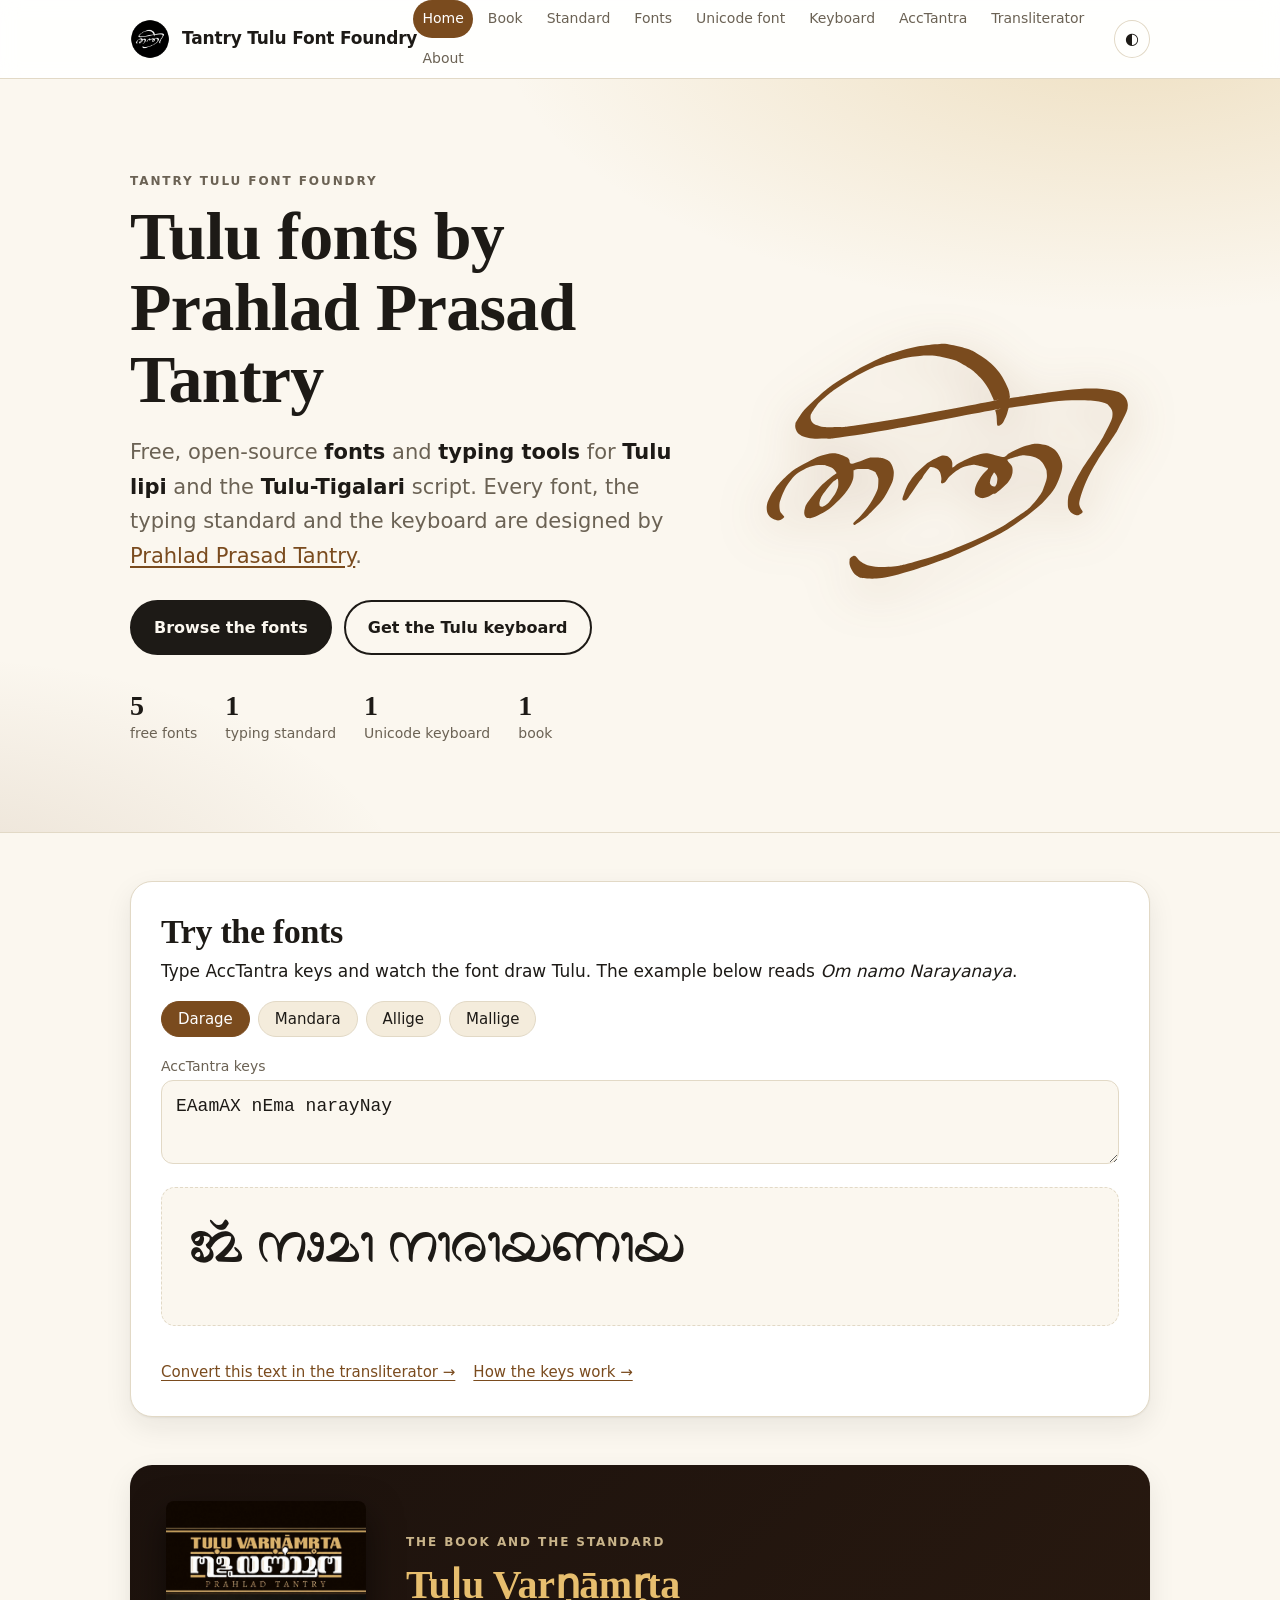
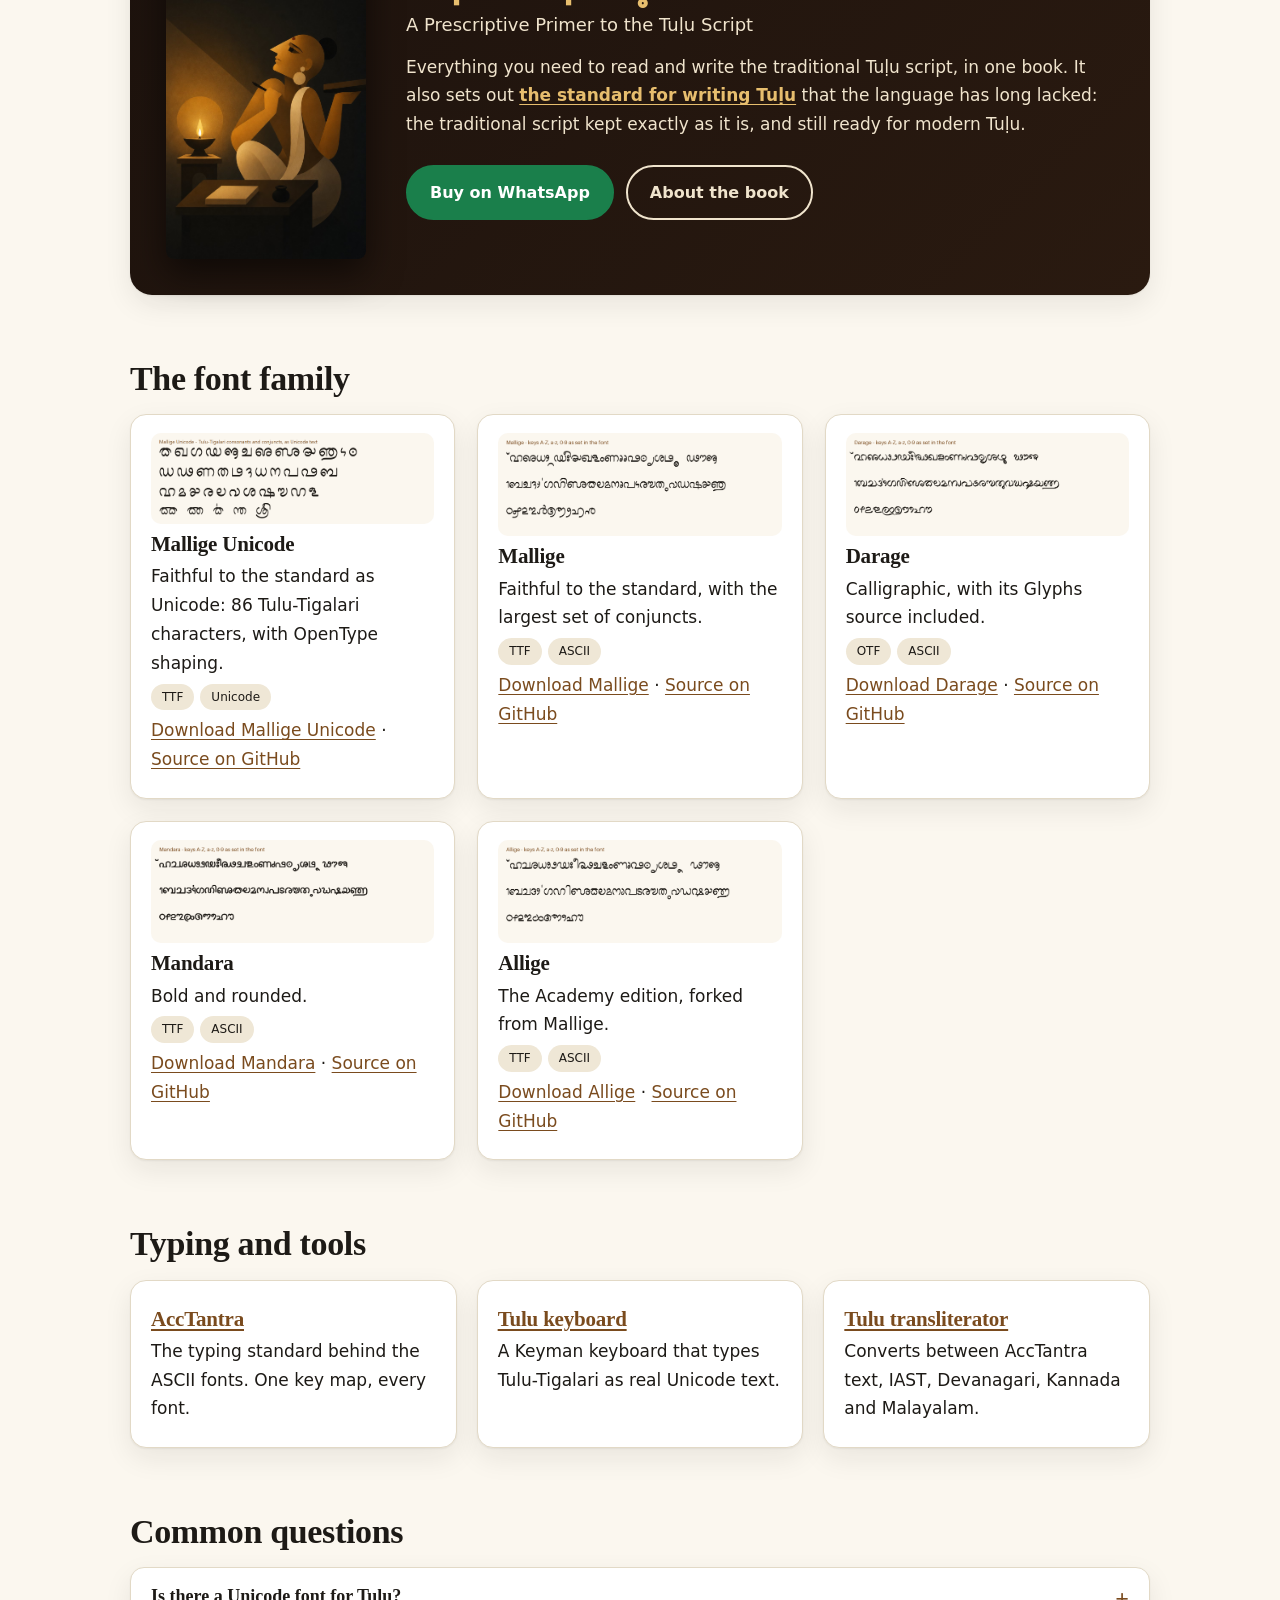
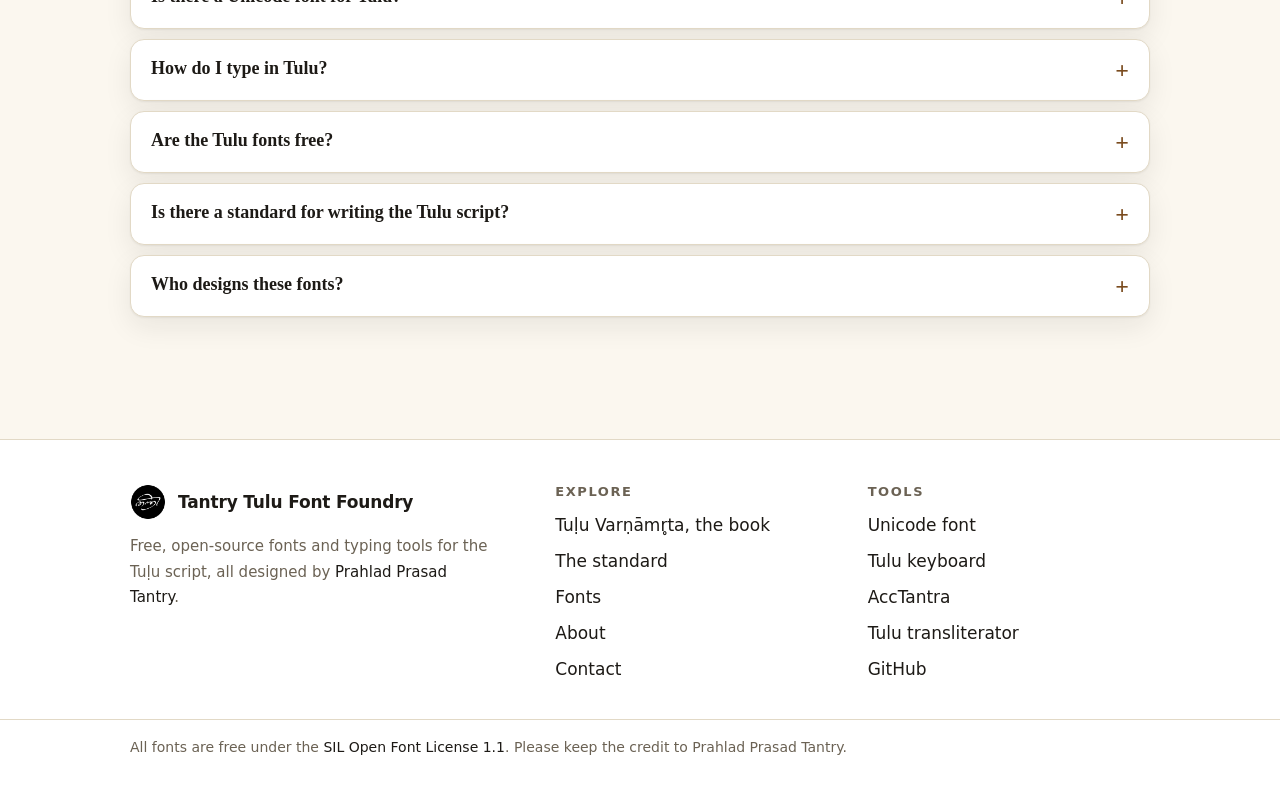
<file: index.html>
<!doctype html>
<html lang="en">
<head>
<meta charset="utf-8">
<meta name="viewport" content="width=device-width,initial-scale=1">
<title>Tulu Fonts | Tantry Tulu Font Foundry, by Prahlad Prasad Tantry</title>
<meta name="description" content="Free, open-source Tulu fonts, a Tulu Unicode font, a Tulu keyboard and a typing standard, all designed by Prahlad Prasad Tantry.">
<meta name="author" content="Prahlad Prasad Tantry">
<link rel="canonical" href="https://tantrytulufonts.github.io/">
<link rel="icon" type="image/png" sizes="32x32" href="/assets/favicon-32.png">
<link rel="apple-touch-icon" href="/assets/apple-touch-icon.png">
<meta property="og:type" content="website">
<meta property="og:site_name" content="Tantry Tulu Font Foundry">
<meta property="og:title" content="Tulu Fonts | Tantry Tulu Font Foundry, by Prahlad Prasad Tantry">
<meta property="og:description" content="Free, open-source Tulu fonts, a Tulu Unicode font, a Tulu keyboard and a typing standard, all designed by Prahlad Prasad Tantry.">
<meta property="og:url" content="https://tantrytulufonts.github.io/">
<meta property="og:image" content="https://tantrytulufonts.github.io/assets/avatar.png">
<meta name="twitter:card" content="summary">
<meta name="color-scheme" content="light dark">
<script>try{var t=localStorage.getItem('tt-theme');if(t)document.documentElement.setAttribute('data-theme',t)}catch(e){}</script>
<link rel="stylesheet" href="/assets/style.css?v=7">
<script type="application/ld+json">[{"@context": "https://schema.org", "@graph": [{"@type": "Organization", "@id": "https://tantrytulufonts.github.io/#foundry", "name": "Tantry Tulu Font Foundry", "alternateName": "Tantry Family of Tulu Fonts", "url": "https://tantrytulufonts.github.io/", "logo": "https://tantrytulufonts.github.io/assets/avatar.png", "founder": {"@id": "https://tantrytulufonts.github.io/about/#prahlad-prasad-tantry"}, "sameAs": ["https://github.com/TantryTuluFonts"], "contactPoint": {"@type": "ContactPoint", "contactType": "general enquiries", "email": "prahladtantry89@gmail.com", "url": "https://tantrytulufonts.github.io/about/#contact"}, "description": "Free, open-source fonts and typing tools for Tulu lipi and the Tulu-Tigalari script, designed by Prahlad Prasad Tantry."}, {"@type": "Person", "@id": "https://tantrytulufonts.github.io/about/#prahlad-prasad-tantry", "name": "Prahlad Prasad Tantry", "alternateName": ["Prahlad Tantry"], "url": "https://tantrytulufonts.github.io/about/", "jobTitle": "Author and type designer", "knowsAbout": ["Tulu language", "Tulu-Tigalari script", "Tulu script orthography", "Tulu fonts", "Type design"], "sameAs": ["https://github.com/PrahladTantry", "https://github.com/TantryTuluFonts"], "image": "https://tantrytulufonts.github.io/assets/prahlad.jpg"}, {"@type": "WebPage", "@id": "https://tantrytulufonts.github.io/#webpage", "url": "https://tantrytulufonts.github.io/", "name": "Tulu Fonts | Tantry Tulu Font Foundry, by Prahlad Prasad Tantry", "description": "Free, open-source Tulu fonts, a Tulu Unicode font, a Tulu keyboard and a typing standard, all designed by Prahlad Prasad Tantry.", "isPartOf": {"@id": "https://tantrytulufonts.github.io/#website"}, "about": {"@id": "https://tantrytulufonts.github.io/#foundry"}, "author": {"@id": "https://tantrytulufonts.github.io/about/#prahlad-prasad-tantry"}}, {"@type": "WebSite", "@id": "https://tantrytulufonts.github.io/#website", "url": "https://tantrytulufonts.github.io/", "name": "Tantry Tulu Font Foundry", "publisher": {"@id": "https://tantrytulufonts.github.io/#foundry"}}, {"@type": "CreativeWork", "name": "Mallige Unicode (Tulu font)", "description": "Faithful to the standard as Unicode: 86 Tulu-Tigalari characters, with OpenType shaping.", "url": "https://github.com/TantryTuluFonts/Mallige_unicode", "creator": {"@id": "https://tantrytulufonts.github.io/about/#prahlad-prasad-tantry"}, "publisher": {"@id": "https://tantrytulufonts.github.io/#foundry"}, "license": "https://openfontlicense.org", "encodingFormat": "font/ttf", "inLanguage": "tcy", "isAccessibleForFree": true}, {"@type": "CreativeWork", "name": "Mallige (Tulu font)", "description": "Faithful to the standard, with the largest set of conjuncts.", "url": "https://github.com/TantryTuluFonts/mallige", "creator": {"@id": "https://tantrytulufonts.github.io/about/#prahlad-prasad-tantry"}, "publisher": {"@id": "https://tantrytulufonts.github.io/#foundry"}, "license": "https://openfontlicense.org", "encodingFormat": "font/ttf", "inLanguage": "tcy", "isAccessibleForFree": true}, {"@type": "CreativeWork", "name": "Darage (Tulu font)", "description": "Calligraphic, with its Glyphs source included.", "url": "https://github.com/TantryTuluFonts/darage", "creator": {"@id": "https://tantrytulufonts.github.io/about/#prahlad-prasad-tantry"}, "publisher": {"@id": "https://tantrytulufonts.github.io/#foundry"}, "license": "https://openfontlicense.org", "encodingFormat": "font/otf", "inLanguage": "tcy", "isAccessibleForFree": true}, {"@type": "CreativeWork", "name": "Mandara (Tulu font)", "description": "Bold and rounded.", "url": "https://github.com/TantryTuluFonts/mandara", "creator": {"@id": "https://tantrytulufonts.github.io/about/#prahlad-prasad-tantry"}, "publisher": {"@id": "https://tantrytulufonts.github.io/#foundry"}, "license": "https://openfontlicense.org", "encodingFormat": "font/ttf", "inLanguage": "tcy", "isAccessibleForFree": true}, {"@type": "CreativeWork", "name": "Allige (Tulu font)", "description": "The Academy edition, forked from Mallige.", "url": "https://github.com/TantryTuluFonts/allige", "creator": {"@id": "https://tantrytulufonts.github.io/about/#prahlad-prasad-tantry"}, "publisher": {"@id": "https://tantrytulufonts.github.io/#foundry"}, "license": "https://openfontlicense.org", "encodingFormat": "font/ttf", "inLanguage": "tcy", "isAccessibleForFree": true}]}]</script>
</head>
<body>
<a class="skip" href="#main">Skip to the content</a>
<header class="top"><div class="wrap">
<a class="brand" href="/"><img src="/assets/avatar.png" width="40" height="40" alt="Tantry Tulu Font Foundry logo"><span>Tantry Tulu Font Foundry</span></a>
<div class="tools"><nav class="nav" id="nav" aria-label="Main"><a href="/" aria-current="page">Home</a><a href="/tulu-varnamruta/">Book</a><a href="/tulu-script-standard/">Standard</a><a href="/fonts/">Fonts</a><a href="/tulu-unicode-font/">Unicode font</a><a href="/tulu-keyboard/">Keyboard</a><a href="/acctantra/">AccTantra</a><a href="/tulu-transliterator/">Transliterator</a><a href="/about/">About</a></nav>
<button class="icon-btn" id="themeBtn" type="button" aria-label="Switch between light and dark theme" title="Light / dark">◐</button>
<button class="icon-btn menu-btn" id="menuBtn" type="button" aria-label="Open the menu" aria-expanded="false" aria-controls="nav">☰</button></div>
</div></header>
<section class="hero"><div class="wrap">
<div>
<p class="eyebrow">Tantry Tulu Font Foundry</p>
<h1>Tulu fonts by Prahlad Prasad Tantry</h1>
<p class="lead">Free, open-source <strong>fonts</strong> and <strong>typing tools</strong> for <strong>Tulu lipi</strong> and the <strong>Tulu-Tigalari</strong> script. Every font, the typing standard and the keyboard are designed by <a href="/about/">Prahlad Prasad Tantry</a>.</p>
<div class="cta"><a class="btn" href="/fonts/">Browse the fonts</a><a class="btn alt" href="/tulu-keyboard/">Get the Tulu keyboard</a></div>
<ul class="facts"><li><b>5</b>free fonts</li><li><b>1</b>typing standard</li><li><b>1</b>Unicode keyboard</li><li><b>1</b>book</li></ul>
</div>
<div class="mark"><svg role="img" aria-label="Tantry Tulu Font Foundry calligraphic mark" xmlns="http://www.w3.org/2000/svg" viewBox="0 0 256 256"><path fill="currentColor" fill-rule="evenodd" transform="translate(-55.43 26.30) scale(0.1091)" d="M1366.0 964.0C1363.2 955.7 1359.3 949.3 1356.0 944.0C1352.7 938.7 1353.5 936.7 1346.0 932.0C1338.5 927.3 1320.2 919.3 1311.0 916.0C1301.8 912.7 1302.0 912.8 1291.0 912.0C1280.0 911.2 1255.5 910.7 1245.0 911.0C1234.5 911.3 1246.8 908.0 1228.0 914.0C1209.2 920.0 1150.8 945.5 1132.0 947.0C1113.2 948.5 1120.2 929.2 1115.0 923.0C1109.8 916.8 1111.0 915.3 1101.0 910.0C1091.0 904.7 1069.0 894.8 1055.0 891.0C1041.0 887.2 1034.2 885.3 1017.0 887.0C999.8 888.7 971.0 895.2 952.0 901.0C933.0 906.8 924.7 911.2 903.0 922.0C881.3 932.8 842.3 954.0 822.0 966.0C801.7 978.0 799.7 978.0 781.0 994.0C762.3 1010.0 727.7 1042.8 710.0 1062.0C692.3 1081.2 683.5 1096.5 675.0 1109.0C666.5 1121.5 664.7 1124.8 659.0 1137.0C653.3 1149.2 644.0 1167.7 641.0 1182.0C638.0 1196.3 639.0 1212.0 641.0 1223.0C643.0 1234.0 648.7 1241.8 653.0 1248.0C657.3 1254.2 661.0 1256.2 667.0 1260.0C673.0 1263.8 681.5 1268.7 689.0 1271.0C696.5 1273.3 704.0 1276.0 712.0 1274.0C720.0 1272.0 732.5 1262.8 737.0 1259.0C741.5 1255.2 741.2 1255.3 739.0 1251.0C736.8 1246.7 728.0 1239.0 724.0 1233.0C720.0 1227.0 716.8 1224.0 715.0 1215.0C713.2 1206.0 711.8 1190.5 713.0 1179.0C714.2 1167.5 716.8 1160.0 722.0 1146.0C727.2 1132.0 737.7 1108.2 744.0 1095.0C750.3 1081.8 750.7 1080.2 760.0 1067.0C769.3 1053.8 785.7 1029.7 800.0 1016.0C814.3 1002.3 833.0 992.8 846.0 985.0C859.0 977.2 865.2 973.8 878.0 969.0C890.8 964.2 908.5 958.5 923.0 956.0C937.5 953.5 953.8 953.3 965.0 954.0C976.2 954.7 980.8 956.8 990.0 960.0C999.2 963.2 1011.5 966.7 1020.0 973.0C1028.5 979.3 1038.3 992.3 1041.0 998.0C1043.7 1003.7 1042.3 1001.5 1036.0 1007.0C1029.7 1012.5 1018.3 1018.2 1003.0 1031.0C987.7 1043.8 965.2 1060.8 944.0 1084.0C922.8 1107.2 890.0 1150.0 876.0 1170.0C862.0 1190.0 863.3 1193.5 860.0 1204.0C856.7 1214.5 855.5 1224.8 856.0 1233.0C856.5 1241.2 859.3 1248.3 863.0 1253.0C866.7 1257.7 870.8 1260.2 878.0 1261.0C885.2 1261.8 891.5 1263.2 906.0 1258.0C920.5 1252.8 947.3 1240.0 965.0 1230.0C982.7 1220.0 994.2 1213.0 1012.0 1198.0C1029.8 1183.0 1056.5 1156.3 1072.0 1140.0C1087.5 1123.7 1096.3 1111.7 1105.0 1100.0C1113.7 1088.3 1118.3 1081.5 1124.0 1070.0C1129.7 1058.5 1136.2 1044.7 1139.0 1031.0C1141.8 1017.3 1140.0 995.8 1141.0 988.0C1142.0 980.2 1140.8 985.7 1145.0 984.0C1149.2 982.3 1154.0 979.0 1166.0 978.0C1178.0 977.0 1205.8 977.5 1217.0 978.0C1228.2 978.5 1225.3 978.3 1233.0 981.0C1240.7 983.7 1257.0 990.8 1263.0 994.0C1269.0 997.2 1266.2 995.3 1269.0 1000.0C1271.8 1004.7 1277.5 1015.7 1280.0 1022.0C1282.5 1028.3 1283.7 1028.2 1284.0 1038.0C1284.3 1047.8 1283.7 1069.5 1282.0 1081.0C1280.3 1092.5 1279.2 1095.0 1274.0 1107.0C1268.8 1119.0 1260.2 1137.2 1251.0 1153.0C1241.8 1168.8 1231.3 1185.3 1219.0 1202.0C1206.7 1218.7 1189.8 1239.0 1177.0 1253.0C1164.2 1267.0 1148.0 1278.7 1142.0 1286.0C1136.0 1293.3 1139.7 1294.8 1141.0 1297.0C1142.3 1299.2 1139.8 1304.7 1150.0 1299.0C1160.2 1293.3 1189.2 1272.7 1202.0 1263.0C1214.8 1253.3 1211.2 1256.7 1227.0 1241.0C1242.8 1225.3 1279.3 1189.8 1297.0 1169.0C1314.7 1148.2 1322.5 1133.7 1333.0 1116.0C1343.5 1098.3 1353.8 1077.0 1360.0 1063.0C1366.2 1049.0 1367.8 1043.5 1370.0 1032.0C1372.2 1020.5 1373.7 1005.3 1373.0 994.0C1372.3 982.7 1368.8 972.3 1366.0 964.0ZM1050.0 1035.0C1052.8 1040.5 1053.2 1064.7 1052.0 1076.0C1050.8 1087.3 1046.5 1094.7 1043.0 1103.0C1039.5 1111.3 1038.0 1115.5 1031.0 1126.0C1024.0 1136.5 1008.5 1156.8 1001.0 1166.0C993.5 1175.2 992.5 1176.2 986.0 1181.0C979.5 1185.8 968.2 1193.0 962.0 1195.0C955.8 1197.0 951.8 1194.3 949.0 1193.0C946.2 1191.7 945.7 1191.5 945.0 1187.0C944.3 1182.5 942.2 1176.2 945.0 1166.0C947.8 1155.8 950.8 1143.3 962.0 1126.0C973.2 1108.7 999.8 1075.8 1012.0 1062.0C1024.2 1048.2 1028.7 1047.5 1035.0 1043.0C1041.3 1038.5 1047.2 1029.5 1050.0 1035.0ZM2320.0 886.0C2312.8 874.5 2307.0 869.5 2299.0 863.0C2291.0 856.5 2281.3 851.2 2272.0 847.0C2262.7 842.8 2256.0 840.5 2243.0 838.0C2230.0 835.5 2207.8 832.0 2194.0 832.0C2180.2 832.0 2174.3 834.5 2160.0 838.0C2145.7 841.5 2128.0 845.0 2108.0 853.0C2088.0 861.0 2057.7 876.8 2040.0 886.0C2022.3 895.2 2023.3 907.8 2002.0 908.0C1980.7 908.2 1937.8 888.5 1912.0 887.0C1886.2 885.5 1866.7 893.3 1847.0 899.0C1827.3 904.7 1811.0 913.2 1794.0 921.0C1777.0 928.8 1758.0 938.2 1745.0 946.0C1732.0 953.8 1721.7 964.8 1716.0 968.0C1710.3 971.2 1711.8 969.3 1711.0 965.0C1710.2 960.7 1712.2 949.0 1711.0 942.0C1709.8 935.0 1707.3 928.5 1704.0 923.0C1700.7 917.5 1695.0 912.3 1691.0 909.0C1687.0 905.7 1685.2 904.5 1680.0 903.0C1674.8 901.5 1666.5 899.8 1660.0 900.0C1653.5 900.2 1652.5 899.3 1641.0 904.0C1629.5 908.7 1605.0 920.2 1591.0 928.0C1577.0 935.8 1572.3 938.2 1557.0 951.0C1541.7 963.8 1514.7 988.0 1499.0 1005.0C1483.3 1022.0 1472.2 1039.0 1463.0 1053.0C1453.8 1067.0 1450.5 1073.7 1444.0 1089.0C1437.5 1104.3 1427.3 1134.2 1424.0 1145.0C1420.7 1155.8 1423.5 1151.8 1424.0 1154.0C1424.5 1156.2 1425.2 1157.2 1427.0 1158.0C1428.8 1158.8 1430.0 1161.5 1435.0 1159.0C1440.0 1156.5 1442.3 1161.7 1457.0 1143.0C1471.7 1124.3 1510.0 1065.2 1523.0 1047.0C1536.0 1028.8 1530.3 1040.7 1535.0 1034.0C1539.7 1027.3 1544.0 1017.2 1551.0 1007.0C1558.0 996.8 1570.5 979.8 1577.0 973.0C1583.5 966.2 1582.5 965.5 1590.0 966.0C1597.5 966.5 1614.2 971.7 1622.0 976.0C1629.8 980.3 1633.5 987.2 1637.0 992.0C1640.5 996.8 1641.2 998.3 1643.0 1005.0C1644.8 1011.7 1647.5 1023.7 1648.0 1032.0C1648.5 1040.3 1645.5 1050.3 1646.0 1055.0C1646.5 1059.7 1649.2 1059.2 1651.0 1060.0C1652.8 1060.8 1653.3 1061.7 1657.0 1060.0C1660.7 1058.3 1667.2 1056.0 1673.0 1050.0C1678.8 1044.0 1683.8 1032.8 1692.0 1024.0C1700.2 1015.2 1708.8 1006.5 1722.0 997.0C1735.2 987.5 1755.2 973.8 1771.0 967.0C1786.8 960.2 1804.7 958.2 1817.0 956.0C1829.3 953.8 1829.3 951.7 1845.0 954.0C1860.7 956.3 1899.2 966.5 1911.0 970.0C1922.8 973.5 1915.5 973.2 1916.0 975.0C1916.5 976.8 1919.2 975.0 1914.0 981.0C1908.8 987.0 1893.8 1000.2 1885.0 1011.0C1876.2 1021.8 1867.0 1036.2 1861.0 1046.0C1855.0 1055.8 1852.2 1062.2 1849.0 1070.0C1845.8 1077.8 1843.3 1085.7 1842.0 1093.0C1840.7 1100.3 1840.2 1108.0 1841.0 1114.0C1841.8 1120.0 1844.0 1125.0 1847.0 1129.0C1850.0 1133.0 1854.0 1135.3 1859.0 1138.0C1864.0 1140.7 1871.5 1143.8 1877.0 1145.0C1882.5 1146.2 1885.3 1146.2 1892.0 1145.0C1898.7 1143.8 1908.2 1141.8 1917.0 1138.0C1925.8 1134.2 1936.7 1126.0 1945.0 1122.0C1953.3 1118.0 1952.5 1125.2 1967.0 1114.0C1981.5 1102.8 2017.3 1071.7 2032.0 1055.0C2046.7 1038.3 2050.5 1027.0 2055.0 1014.0C2059.5 1001.0 2059.7 986.8 2059.0 977.0C2058.3 967.2 2055.8 963.2 2051.0 955.0C2046.2 946.8 2031.8 934.0 2030.0 928.0C2028.2 922.0 2028.0 923.5 2040.0 919.0C2052.0 914.5 2087.7 904.5 2102.0 901.0C2116.3 897.5 2114.2 897.3 2126.0 898.0C2137.8 898.7 2159.3 901.5 2173.0 905.0C2186.7 908.5 2198.2 913.0 2208.0 919.0C2217.8 925.0 2224.7 931.2 2232.0 941.0C2239.3 950.8 2248.0 968.7 2252.0 978.0C2256.0 987.3 2255.3 988.0 2256.0 997.0C2256.7 1006.0 2258.8 1017.3 2256.0 1032.0C2253.2 1046.7 2244.7 1070.0 2239.0 1085.0C2233.3 1100.0 2234.5 1103.8 2222.0 1122.0C2209.5 1140.2 2183.2 1174.7 2164.0 1194.0C2144.8 1213.3 2136.2 1217.7 2107.0 1238.0C2077.8 1258.3 2031.0 1292.0 1989.0 1316.0C1947.0 1340.0 1903.3 1360.2 1855.0 1382.0C1806.7 1403.8 1739.7 1431.0 1699.0 1447.0C1658.3 1463.0 1650.5 1465.5 1611.0 1478.0C1571.5 1490.5 1494.8 1512.7 1462.0 1522.0C1429.2 1531.3 1429.3 1530.8 1414.0 1534.0C1398.7 1537.2 1391.5 1539.5 1370.0 1541.0C1348.5 1542.5 1309.7 1544.3 1285.0 1543.0C1260.3 1541.7 1237.8 1537.2 1222.0 1533.0C1206.2 1528.8 1198.7 1523.2 1190.0 1518.0C1181.3 1512.8 1176.2 1508.0 1170.0 1502.0C1163.8 1496.0 1157.8 1485.8 1153.0 1482.0C1148.2 1478.2 1146.3 1477.2 1141.0 1479.0C1135.7 1480.8 1124.8 1489.0 1121.0 1493.0C1117.2 1497.0 1118.5 1497.0 1118.0 1503.0C1117.5 1509.0 1116.0 1519.5 1118.0 1529.0C1120.0 1538.5 1125.0 1550.5 1130.0 1560.0C1135.0 1569.5 1141.3 1579.2 1148.0 1586.0C1154.7 1592.8 1164.0 1597.7 1170.0 1601.0C1176.0 1604.3 1175.8 1604.5 1184.0 1606.0C1192.2 1607.5 1204.2 1609.3 1219.0 1610.0C1233.8 1610.7 1252.2 1611.7 1273.0 1610.0C1293.8 1608.3 1311.5 1607.2 1344.0 1600.0C1376.5 1592.8 1417.0 1582.8 1468.0 1567.0C1519.0 1551.2 1595.8 1525.3 1650.0 1505.0C1704.2 1484.7 1735.7 1471.3 1793.0 1445.0C1850.3 1418.7 1939.7 1377.0 1994.0 1347.0C2048.3 1317.0 2084.3 1289.5 2119.0 1265.0C2153.7 1240.5 2179.5 1219.3 2202.0 1200.0C2224.5 1180.7 2237.3 1167.7 2254.0 1149.0C2270.7 1130.3 2289.3 1108.2 2302.0 1088.0C2314.7 1067.8 2322.8 1046.8 2330.0 1028.0C2337.2 1009.2 2343.0 991.0 2345.0 975.0C2347.0 959.0 2346.2 946.8 2342.0 932.0C2337.8 917.2 2327.2 897.5 2320.0 886.0ZM1951.0 999.0C1954.0 994.8 1951.8 997.0 1954.0 999.0C1956.2 1001.0 1961.2 1005.7 1964.0 1011.0C1966.8 1016.3 1970.3 1022.8 1971.0 1031.0C1971.7 1039.2 1969.7 1052.8 1968.0 1060.0C1966.3 1067.2 1963.2 1070.8 1961.0 1074.0C1958.8 1077.2 1959.0 1079.2 1955.0 1079.0C1951.0 1078.8 1941.3 1076.0 1937.0 1073.0C1932.7 1070.0 1930.3 1065.0 1929.0 1061.0C1927.7 1057.0 1927.8 1055.2 1929.0 1049.0C1930.2 1042.8 1932.3 1032.3 1936.0 1024.0C1939.7 1015.7 1948.0 1003.2 1951.0 999.0ZM805.0 718.0C803.8 724.7 803.0 731.8 805.0 740.0C807.0 748.2 813.0 760.7 817.0 767.0C821.0 773.3 822.7 774.0 829.0 778.0C835.3 782.0 842.5 787.0 855.0 791.0C867.5 795.0 883.7 800.2 904.0 802.0C924.3 803.8 954.8 802.7 977.0 802.0C999.2 801.3 977.2 806.3 1037.0 798.0C1096.8 789.7 1184.0 778.8 1336.0 752.0C1488.0 725.2 1845.3 655.7 1949.0 637.0C2052.7 618.3 1955.2 634.8 1958.0 640.0C1960.8 645.2 1964.0 654.3 1966.0 668.0C1968.0 681.7 1968.5 712.2 1970.0 722.0C1971.5 731.8 1973.2 726.2 1975.0 727.0C1976.8 727.8 1977.3 728.7 1981.0 727.0C1984.7 725.3 1993.0 720.2 1997.0 717.0C2001.0 713.8 2000.5 716.3 2005.0 708.0C2009.5 699.7 2018.8 680.3 2024.0 667.0C2029.2 653.7 2033.0 635.2 2036.0 628.0C2039.0 620.8 2014.0 628.7 2042.0 624.0C2070.0 619.3 2150.2 607.0 2204.0 600.0C2257.8 593.0 2314.0 585.0 2365.0 582.0C2416.0 579.0 2472.3 579.5 2510.0 582.0C2547.7 584.5 2573.3 591.8 2591.0 597.0C2608.7 602.2 2609.0 606.2 2616.0 613.0C2623.0 619.8 2629.7 629.2 2633.0 638.0C2636.3 646.8 2636.7 656.2 2636.0 666.0C2635.3 675.8 2636.3 679.3 2629.0 697.0C2621.7 714.7 2604.0 749.3 2592.0 772.0C2580.0 794.7 2579.8 797.3 2557.0 833.0C2534.2 868.7 2482.2 941.0 2455.0 986.0C2427.8 1031.0 2406.5 1076.7 2394.0 1103.0C2381.5 1129.3 2382.5 1128.7 2380.0 1144.0C2377.5 1159.3 2377.7 1182.8 2379.0 1195.0C2380.3 1207.2 2385.3 1211.7 2388.0 1217.0C2390.7 1222.3 2391.8 1223.8 2395.0 1227.0C2398.2 1230.2 2402.3 1233.3 2407.0 1236.0C2411.7 1238.7 2417.7 1241.7 2423.0 1243.0C2428.3 1244.3 2433.2 1245.7 2439.0 1244.0C2444.8 1242.3 2454.0 1235.8 2458.0 1233.0C2462.0 1230.2 2462.2 1229.0 2463.0 1227.0C2463.8 1225.0 2465.5 1226.2 2463.0 1221.0C2460.5 1215.8 2450.7 1206.7 2448.0 1196.0C2445.3 1185.3 2441.2 1181.0 2447.0 1157.0C2452.8 1133.0 2466.3 1089.5 2483.0 1052.0C2499.7 1014.5 2520.0 976.3 2547.0 932.0C2574.0 887.7 2624.2 818.2 2645.0 786.0C2665.8 753.8 2660.0 762.0 2672.0 739.0C2684.0 716.0 2708.3 668.2 2717.0 648.0C2725.7 627.8 2722.8 625.8 2724.0 618.0C2725.2 610.2 2724.8 607.3 2724.0 601.0C2723.2 594.7 2721.7 586.5 2719.0 580.0C2716.3 573.5 2711.7 567.0 2708.0 562.0C2704.3 557.0 2702.2 554.3 2697.0 550.0C2691.8 545.7 2685.0 539.8 2677.0 536.0C2669.0 532.2 2665.7 530.5 2649.0 527.0C2632.3 523.5 2611.2 517.0 2577.0 515.0C2542.8 513.0 2494.3 511.8 2444.0 515.0C2393.7 518.2 2340.8 525.3 2275.0 534.0C2209.2 542.7 2087.5 562.3 2049.0 567.0C2010.5 571.7 2046.3 570.3 2044.0 562.0C2041.7 553.7 2042.3 536.3 2035.0 517.0C2027.7 497.7 2012.3 466.5 2000.0 446.0C1987.7 425.5 1976.5 410.8 1961.0 394.0C1945.5 377.2 1925.7 359.5 1907.0 345.0C1888.3 330.5 1866.5 317.2 1849.0 307.0C1831.5 296.8 1825.5 291.7 1802.0 284.0C1778.5 276.3 1735.2 265.8 1708.0 261.0C1680.8 256.2 1672.2 253.5 1639.0 255.0C1605.8 256.5 1550.7 262.2 1509.0 270.0C1467.3 277.8 1424.7 290.8 1389.0 302.0C1353.3 313.2 1332.8 320.0 1295.0 337.0C1257.2 354.0 1204.0 381.0 1162.0 404.0C1120.0 427.0 1073.0 455.7 1043.0 475.0C1013.0 494.3 1000.7 505.2 982.0 520.0C963.3 534.8 951.8 544.8 931.0 564.0C910.2 583.2 876.8 612.3 857.0 635.0C837.2 657.7 820.7 686.2 812.0 700.0C803.3 713.8 806.2 711.3 805.0 718.0ZM1949.0 576.0C1954.2 587.7 1949.8 579.5 1949.0 581.0C1948.2 582.5 2033.3 567.7 1944.0 585.0C1854.7 602.3 1550.8 660.7 1413.0 685.0C1275.2 709.3 1176.2 722.7 1117.0 731.0C1057.8 739.3 1082.5 734.3 1058.0 735.0C1033.5 735.7 991.2 736.7 970.0 735.0C948.8 733.3 941.2 728.5 931.0 725.0C920.8 721.5 914.2 717.3 909.0 714.0C903.8 710.7 902.7 709.5 900.0 705.0C897.3 700.5 894.2 693.0 893.0 687.0C891.8 681.0 892.3 673.8 893.0 669.0C893.7 664.2 891.0 667.8 897.0 658.0C903.0 648.2 920.0 622.2 929.0 610.0C938.0 597.8 939.5 596.0 951.0 585.0C962.5 574.0 982.3 556.7 998.0 544.0C1013.7 531.3 1021.5 524.7 1045.0 509.0C1068.5 493.3 1106.8 468.5 1139.0 450.0C1171.2 431.5 1208.5 411.5 1238.0 398.0C1267.5 384.5 1282.5 379.3 1316.0 369.0C1349.5 358.7 1406.8 343.2 1439.0 336.0C1471.2 328.8 1489.0 328.3 1509.0 326.0C1529.0 323.7 1539.2 322.0 1559.0 322.0C1578.8 322.0 1601.0 321.7 1628.0 326.0C1655.0 330.3 1698.3 341.0 1721.0 348.0C1743.7 355.0 1749.2 360.0 1764.0 368.0C1778.8 376.0 1796.8 387.2 1810.0 396.0C1823.2 404.8 1830.5 409.8 1843.0 421.0C1855.5 432.2 1872.5 448.0 1885.0 463.0C1897.5 478.0 1907.3 492.2 1918.0 511.0C1928.7 529.8 1943.8 564.3 1949.0 576.0Z"/></svg></div>
</div></section>
<main id="main">
<section class="tester" id="tester" aria-labelledby="tt-h">
<h2 id="tt-h">Try the fonts</h2>
<p>Type AccTantra keys and watch the font draw Tulu. The example below reads <em>Om namo Narayanaya</em>.</p>
<div class="fonts-row" role="radiogroup" aria-label="Choose a font">
<button type="button" class="chip" role="radio" aria-checked="true" data-font="darage">Darage</button>
<button type="button" class="chip" role="radio" aria-checked="false" data-font="mandara">Mandara</button>
<button type="button" class="chip" role="radio" aria-checked="false" data-font="allige">Allige</button>
<button type="button" class="chip" role="radio" aria-checked="false" data-font="mallige" title="About 2 MB, loaded only when you choose it">Mallige</button>
</div>
<label for="tIn" class="note">AccTantra keys</label>
<textarea id="tIn" rows="2" spellcheck="false" autocomplete="off" autocapitalize="off">EAamAX nEma narayNay</textarea>
<div class="preview" id="tOut" aria-live="polite" lang="tcy"></div>
<p class="status" id="tStatus" aria-live="polite"></p>
<div class="links"><a id="tLink" href="https://tantrytulufonts.github.io/tulu-transliterator/">Convert this text in the transliterator →</a><a href="/acctantra/">How the keys work →</a></div>
</section>

<section class="book-banner" aria-label="The book">
<a href="/tulu-varnamruta/"><img src="/assets/varnamrta-cover.jpg" alt="Cover of Tuḷu Varṇāmr̥ta, A Prescriptive Primer to the Tuḷu Script, by Prahlad Prasad Tantry" width="937" height="1679"></a>
<div><p class="eyebrow">The book and the standard</p>
<h2>Tuḷu Varṇāmr̥ta</h2>
<p class="sub">A Prescriptive Primer to the Tuḷu Script</p>
<p>Everything you need to read and write the traditional Tuḷu script, in one book. It also sets out <a href="/tulu-script-standard/"><strong>the standard for writing Tuḷu</strong></a> that the language has long lacked: the traditional script kept exactly as it is, and still ready for modern Tuḷu.</p>
<div class="cta"><a class="btn wa" href="https://api.whatsapp.com/send/?phone=918722229750&amp;text=Hello%21+I%27m+interested+in+Tulu+Varnamruta%2C+the+Tulu+script+primer.+Please+share+the+book%27s+price+and+details+on+how+to+purchase+it" rel="noopener">Buy on WhatsApp</a><a class="btn alt" href="/tulu-varnamruta/">About the book</a></div></div>
</section>

<h2>The font family</h2>
<div class="grid"><article class="card"><img src="/assets/mallige-unicode.png" alt="Mallige Unicode Tulu font specimen" width="1400" height="450">
<h3>Mallige Unicode</h3><p>Faithful to the standard as Unicode: 86 Tulu-Tigalari characters, with OpenType shaping.</p><p class="meta"><span>TTF</span><span>Unicode</span></p>
<p><a href="https://github.com/TantryTuluFonts/Mallige_unicode/releases/latest">Download Mallige Unicode</a> · <a href="https://github.com/TantryTuluFonts/Mallige_unicode">Source on GitHub</a></p></article>
<article class="card"><img src="/assets/mallige.png" alt="Mallige Tulu font specimen" width="1400" height="510">
<h3>Mallige</h3><p>Faithful to the standard, with the largest set of conjuncts.</p><p class="meta"><span>TTF</span><span>ASCII</span></p>
<p><a href="https://github.com/TantryTuluFonts/mallige/releases/latest">Download Mallige</a> · <a href="https://github.com/TantryTuluFonts/mallige">Source on GitHub</a></p></article>
<article class="card"><img src="/assets/darage.png" alt="Darage Tulu font specimen" width="1400" height="510">
<h3>Darage</h3><p>Calligraphic, with its Glyphs source included.</p><p class="meta"><span>OTF</span><span>ASCII</span></p>
<p><a href="https://github.com/TantryTuluFonts/darage/releases/latest">Download Darage</a> · <a href="https://github.com/TantryTuluFonts/darage">Source on GitHub</a></p></article>
<article class="card"><img src="/assets/mandara.png" alt="Mandara Tulu font specimen" width="1400" height="510">
<h3>Mandara</h3><p>Bold and rounded.</p><p class="meta"><span>TTF</span><span>ASCII</span></p>
<p><a href="https://github.com/TantryTuluFonts/mandara/releases/latest">Download Mandara</a> · <a href="https://github.com/TantryTuluFonts/mandara">Source on GitHub</a></p></article>
<article class="card"><img src="/assets/allige.png" alt="Allige Tulu font specimen" width="1400" height="510">
<h3>Allige</h3><p>The Academy edition, forked from Mallige.</p><p class="meta"><span>TTF</span><span>ASCII</span></p>
<p><a href="https://github.com/TantryTuluFonts/allige/releases/latest">Download Allige</a> · <a href="https://github.com/TantryTuluFonts/allige">Source on GitHub</a></p></article>
</div>

<h2>Typing and tools</h2>
<div class="grid3">
<article class="card"><h3><a href="/acctantra/">AccTantra</a></h3><p>The typing standard behind the ASCII fonts. One key map, every font.</p></article>
<article class="card"><h3><a href="/tulu-keyboard/">Tulu keyboard</a></h3><p>A Keyman keyboard that types Tulu-Tigalari as real Unicode text.</p></article>
<article class="card"><h3><a href="https://tantrytulufonts.github.io/tulu-transliterator/">Tulu transliterator</a></h3><p>Converts between AccTantra text, IAST, Devanagari, Kannada and Malayalam.</p></article>
</div>

<h2>Common questions</h2>
<details class="q"><summary>Is there a Unicode font for Tulu?</summary><p>Yes. <a href="/tulu-unicode-font/">Mallige Unicode</a> is a free Unicode font for the Tulu-Tigalari script (Unicode 16.0), with OpenType shaping for conjuncts and marks.</p></details>
<details class="q"><summary>How do I type in Tulu?</summary><p>For real Unicode text, install the <a href="/tulu-keyboard/">AccTantra Unicode keyboard</a> for Keyman. For the ASCII fonts, type with the <a href="/acctantra/">AccTantra</a> key map on any keyboard.</p></details>
<details class="q"><summary>Are the Tulu fonts free?</summary><p>Yes. All of them are released under the SIL Open Font License 1.1: free to use, study, share and modify, as long as they are not sold on their own.</p></details>
<details class="q"><summary>Is there a standard for writing the Tulu script?</summary><p>Yes. <a href="/tulu-varnamruta/">Tuḷu Varṇāmr̥ta</a> by Prahlad Prasad Tantry sets out one rule-governed orthography for the traditional Tuḷu script, and <a href="/tulu-script-standard/">this page explains why it should be maintained</a>.</p></details>
<details class="q"><summary>Who designs these fonts?</summary><p>All of them are designed by <a href="/about/">Prahlad Prasad Tantry</a>.</p></details>
</main>
<footer class="foot">
<div class="wrap">
<div><a class="brand" href="/"><img src="/assets/avatar.png" width="36" height="36" alt=""><span>Tantry Tulu Font Foundry</span></a>
<p class="blurb" style="margin-top:14px">Free, open-source fonts and typing tools for the Tuḷu script, all designed by <a href="/about/">Prahlad Prasad Tantry</a>.</p></div>
<div><h4>Explore</h4><ul><li><a href="/tulu-varnamruta/">Tuḷu Varṇāmr̥ta, the book</a></li><li><a href="/tulu-script-standard/">The standard</a></li><li><a href="/fonts/">Fonts</a></li><li><a href="/about/">About</a></li><li><a href="/about/#contact">Contact</a></li></ul></div>
<div><h4>Tools</h4><ul><li><a href="/tulu-unicode-font/">Unicode font</a></li><li><a href="/tulu-keyboard/">Tulu keyboard</a></li><li><a href="/acctantra/">AccTantra</a></li><li><a href="https://tantrytulufonts.github.io/tulu-transliterator/">Tulu transliterator</a></li><li><a href="https://github.com/TantryTuluFonts">GitHub</a></li></ul></div>
</div>
<div class="legal"><div class="wrap">All fonts are free under the <a href="https://openfontlicense.org">SIL Open Font License 1.1</a>. Please keep the credit to Prahlad Prasad Tantry.</div></div>
</footer>
<script src="/assets/site.js?v=1" defer></script>
</body>
</html>
</file>
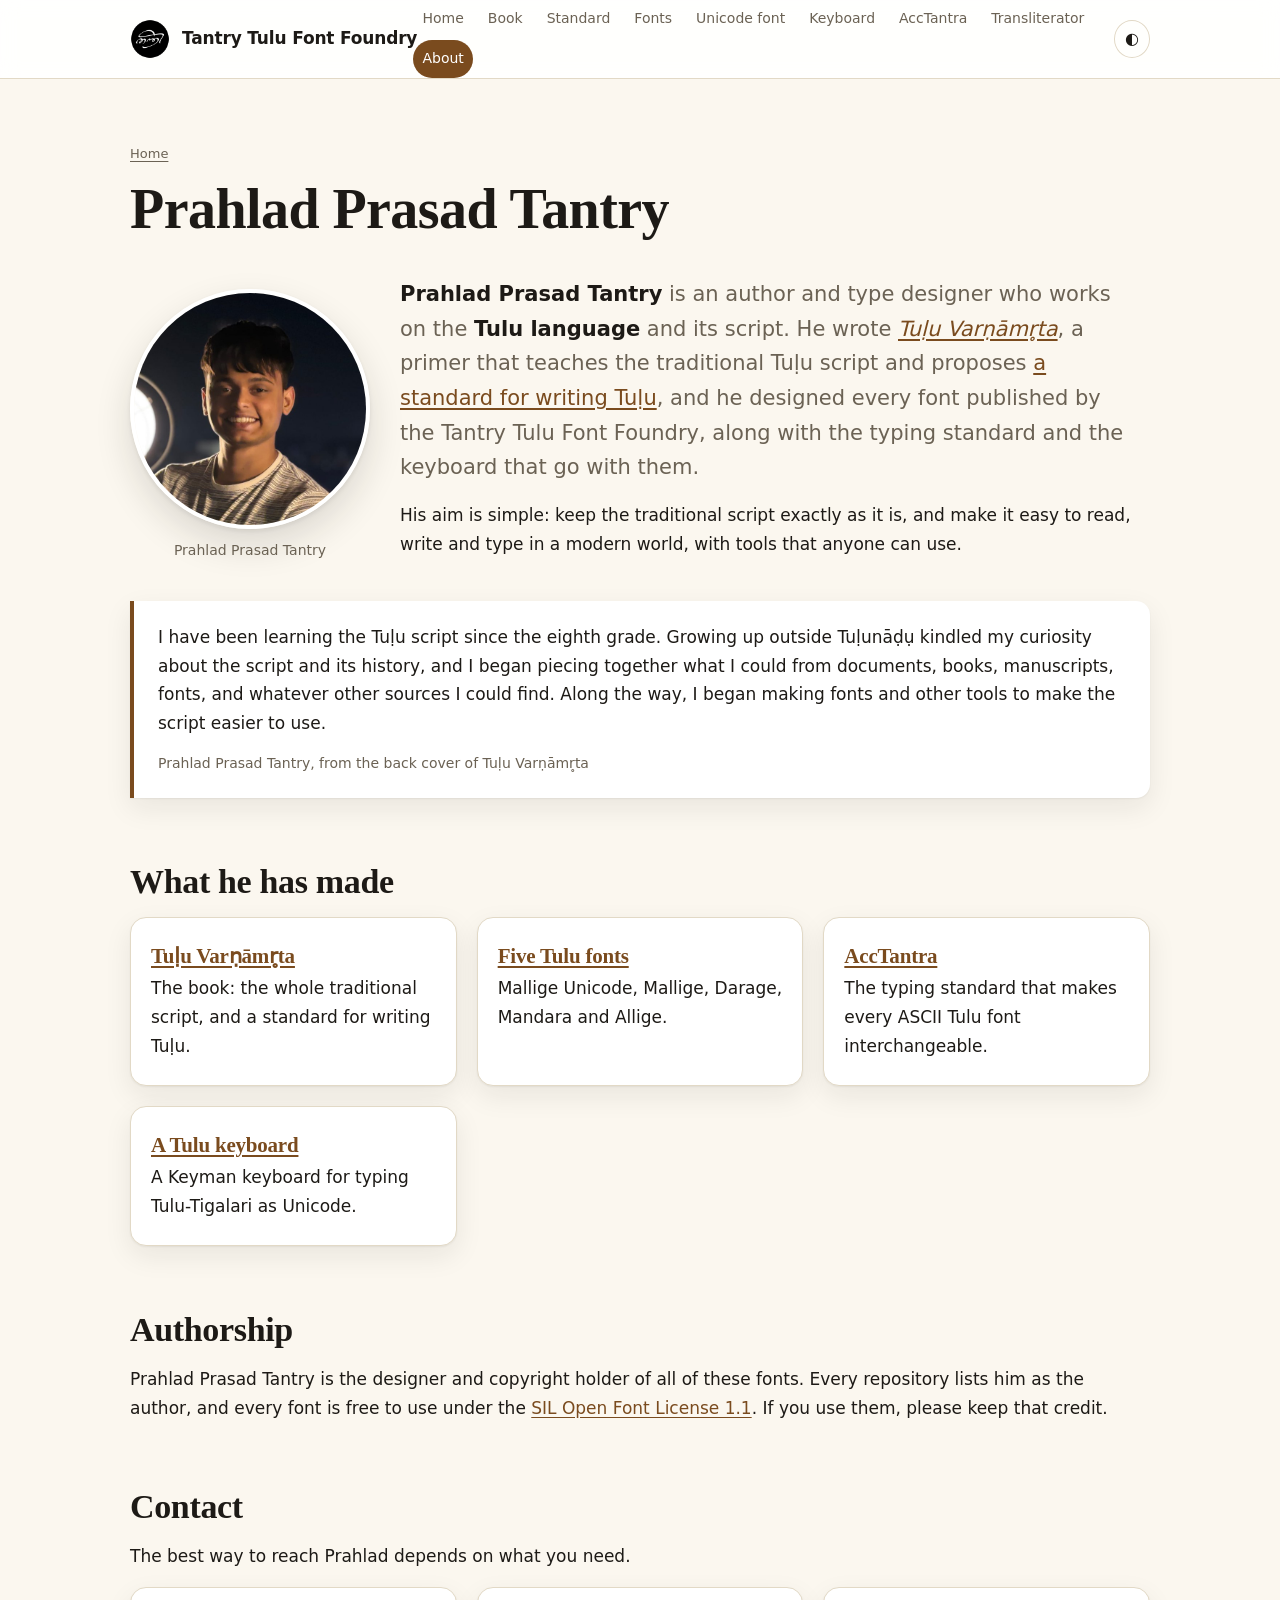
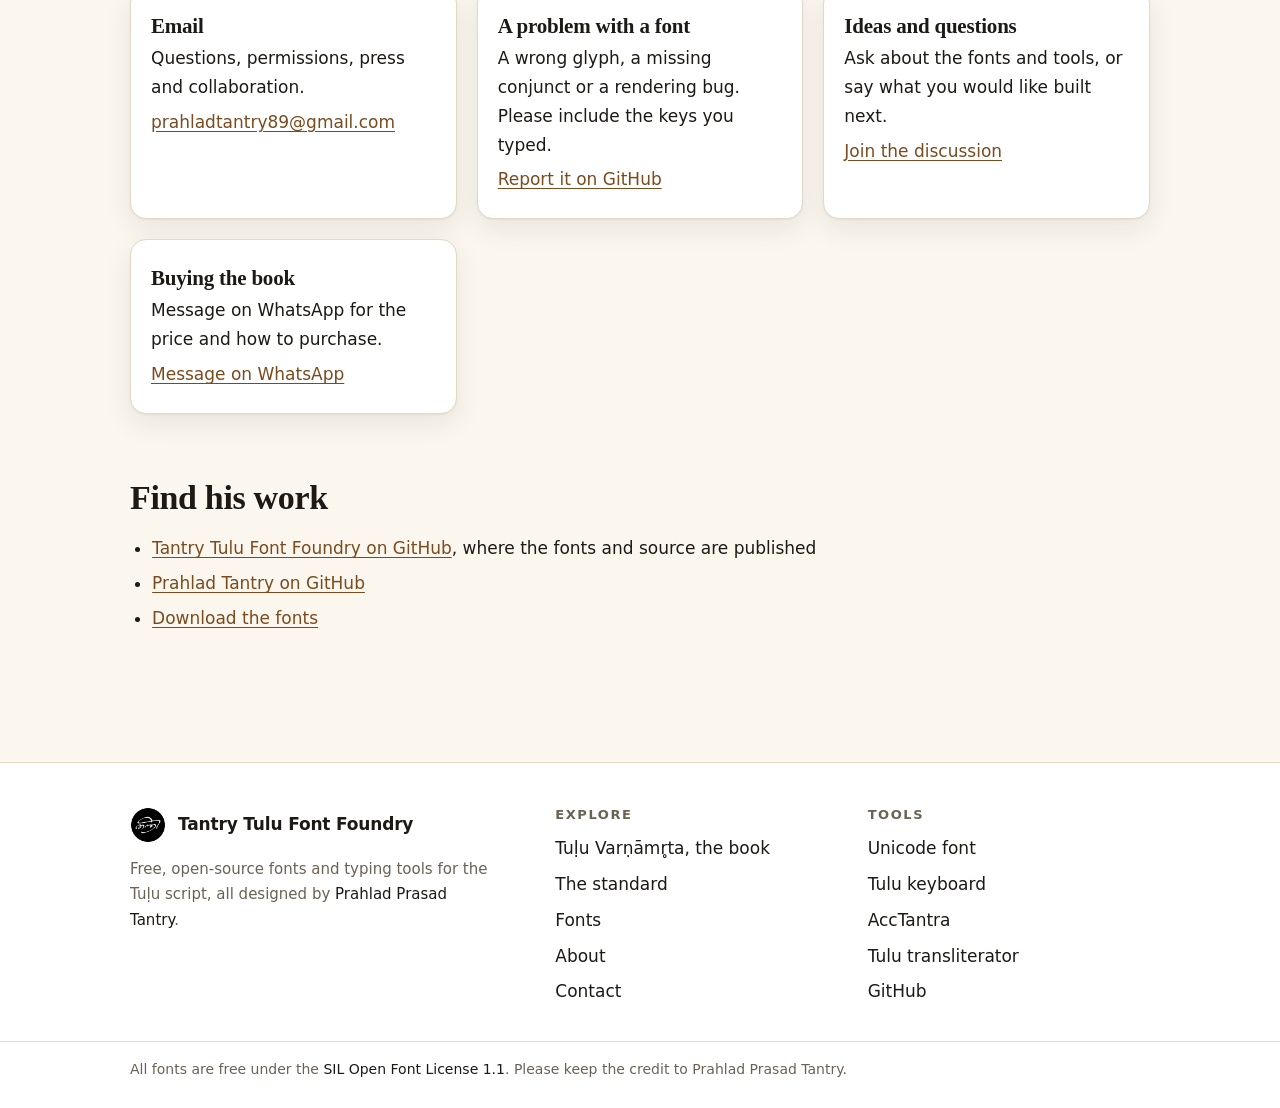
<file: about/index.html>
<!doctype html>
<html lang="en">
<head>
<meta charset="utf-8">
<meta name="viewport" content="width=device-width,initial-scale=1">
<title>About Prahlad Prasad Tantry: Tulu Font Designer | Tantry Tulu Font Foundry</title>
<meta name="description" content="Prahlad Prasad Tantry is the author of Tuḷu Varṇāmr̥ta and the designer of free Tulu fonts, the AccTantra typing standard and a Tulu-Tigalari Unicode font and keyboard.">
<meta name="author" content="Prahlad Prasad Tantry">
<link rel="canonical" href="https://tantrytulufonts.github.io/about/">
<link rel="icon" type="image/png" sizes="32x32" href="/assets/favicon-32.png">
<link rel="apple-touch-icon" href="/assets/apple-touch-icon.png">
<meta property="og:type" content="website">
<meta property="og:site_name" content="Tantry Tulu Font Foundry">
<meta property="og:title" content="About Prahlad Prasad Tantry: Tulu Font Designer | Tantry Tulu Font Foundry">
<meta property="og:description" content="Prahlad Prasad Tantry is the author of Tuḷu Varṇāmr̥ta and the designer of free Tulu fonts, the AccTantra typing standard and a Tulu-Tigalari Unicode font and keyboard.">
<meta property="og:url" content="https://tantrytulufonts.github.io/about/">
<meta property="og:image" content="https://tantrytulufonts.github.io/assets/avatar.png">
<meta name="twitter:card" content="summary">
<meta name="color-scheme" content="light dark">
<script>try{var t=localStorage.getItem('tt-theme');if(t)document.documentElement.setAttribute('data-theme',t)}catch(e){}</script>
<link rel="stylesheet" href="/assets/style.css?v=7">
<script type="application/ld+json">[{"@context": "https://schema.org", "@graph": [{"@type": "Organization", "@id": "https://tantrytulufonts.github.io/#foundry", "name": "Tantry Tulu Font Foundry", "alternateName": "Tantry Family of Tulu Fonts", "url": "https://tantrytulufonts.github.io/", "logo": "https://tantrytulufonts.github.io/assets/avatar.png", "founder": {"@id": "https://tantrytulufonts.github.io/about/#prahlad-prasad-tantry"}, "sameAs": ["https://github.com/TantryTuluFonts"], "contactPoint": {"@type": "ContactPoint", "contactType": "general enquiries", "email": "prahladtantry89@gmail.com", "url": "https://tantrytulufonts.github.io/about/#contact"}, "description": "Free, open-source fonts and typing tools for Tulu lipi and the Tulu-Tigalari script, designed by Prahlad Prasad Tantry."}, {"@type": "Person", "@id": "https://tantrytulufonts.github.io/about/#prahlad-prasad-tantry", "name": "Prahlad Prasad Tantry", "alternateName": ["Prahlad Tantry"], "url": "https://tantrytulufonts.github.io/about/", "jobTitle": "Author and type designer", "knowsAbout": ["Tulu language", "Tulu-Tigalari script", "Tulu script orthography", "Tulu fonts", "Type design"], "sameAs": ["https://github.com/PrahladTantry", "https://github.com/TantryTuluFonts"], "image": "https://tantrytulufonts.github.io/assets/prahlad.jpg"}, {"@type": "WebPage", "@id": "https://tantrytulufonts.github.io/about/#webpage", "url": "https://tantrytulufonts.github.io/about/", "name": "About Prahlad Prasad Tantry: Tulu Font Designer | Tantry Tulu Font Foundry", "description": "Prahlad Prasad Tantry is the author of Tuḷu Varṇāmr̥ta and the designer of free Tulu fonts, the AccTantra typing standard and a Tulu-Tigalari Unicode font and keyboard.", "isPartOf": {"@id": "https://tantrytulufonts.github.io/#website"}, "about": {"@id": "https://tantrytulufonts.github.io/#foundry"}, "author": {"@id": "https://tantrytulufonts.github.io/about/#prahlad-prasad-tantry"}}, {"@type": "WebSite", "@id": "https://tantrytulufonts.github.io/#website", "url": "https://tantrytulufonts.github.io/", "name": "Tantry Tulu Font Foundry", "publisher": {"@id": "https://tantrytulufonts.github.io/#foundry"}}]}]</script>
</head>
<body>
<a class="skip" href="#main">Skip to the content</a>
<header class="top"><div class="wrap">
<a class="brand" href="/"><img src="/assets/avatar.png" width="40" height="40" alt="Tantry Tulu Font Foundry logo"><span>Tantry Tulu Font Foundry</span></a>
<div class="tools"><nav class="nav" id="nav" aria-label="Main"><a href="/">Home</a><a href="/tulu-varnamruta/">Book</a><a href="/tulu-script-standard/">Standard</a><a href="/fonts/">Fonts</a><a href="/tulu-unicode-font/">Unicode font</a><a href="/tulu-keyboard/">Keyboard</a><a href="/acctantra/">AccTantra</a><a href="/tulu-transliterator/">Transliterator</a><a href="/about/" aria-current="page">About</a></nav>
<button class="icon-btn" id="themeBtn" type="button" aria-label="Switch between light and dark theme" title="Light / dark">◐</button>
<button class="icon-btn menu-btn" id="menuBtn" type="button" aria-label="Open the menu" aria-expanded="false" aria-controls="nav">☰</button></div>
</div></header>
<section class="page-head wrap"><p class="crumb"><a href="/">Home</a></p><h1>Prahlad Prasad Tantry</h1></section>
<main id="main">
<div class="about-head"><figure class="portrait"><img src="/assets/prahlad.jpg" alt="Prahlad Prasad Tantry, Tulu type designer" width="320" height="320"><figcaption>Prahlad Prasad Tantry</figcaption></figure><div><p class="lead"><strong>Prahlad Prasad Tantry</strong> is an author and type designer who works on the <strong>Tulu language</strong> and its script. He wrote <a href="/tulu-varnamruta/"><em>Tuḷu Varṇāmr̥ta</em></a>, a primer that teaches the traditional Tuḷu script and proposes <a href="/tulu-script-standard/">a standard for writing Tuḷu</a>, and he designed every font published by the Tantry Tulu Font Foundry, along with the typing standard and the keyboard that go with them.</p>
<p>His aim is simple: keep the traditional script exactly as it is, and make it easy to read, write and type in a modern world, with tools that anyone can use.</p></div></div>
<blockquote class="author">
<p>I have been learning the Tuḷu script since the eighth grade. Growing up outside Tuḷunāḍụ kindled my curiosity about the script and its history, and I began piecing together what I could from documents, books, manuscripts, fonts, and whatever other sources I could find. Along the way, I began making fonts and other tools to make the script easier to use.</p>
<footer>Prahlad Prasad Tantry, from the back cover of Tuḷu Varṇāmr̥ta</footer>
</blockquote>
<h2>What he has made</h2>
<div class="grid3">
<article class="card"><h3><a href="/tulu-varnamruta/">Tuḷu Varṇāmr̥ta</a></h3><p>The book: the whole traditional script, and a standard for writing Tuḷu.</p></article>
<article class="card"><h3><a href="/fonts/">Five Tulu fonts</a></h3><p>Mallige Unicode, Mallige, Darage, Mandara and Allige.</p></article>
<article class="card"><h3><a href="/acctantra/">AccTantra</a></h3><p>The typing standard that makes every ASCII Tulu font interchangeable.</p></article>
<article class="card"><h3><a href="/tulu-keyboard/">A Tulu keyboard</a></h3><p>A Keyman keyboard for typing Tulu-Tigalari as Unicode.</p></article>
</div>
<h2>Authorship</h2>
<p>Prahlad Prasad Tantry is the designer and copyright holder of all of these fonts. Every repository lists him as the author, and every font is free to use under the <a href="https://openfontlicense.org">SIL Open Font License 1.1</a>. If you use them, please keep that credit.</p>
<h2 id="contact">Contact</h2>
<p>The best way to reach Prahlad depends on what you need.</p>
<div class="grid3">
<article class="card"><h3>Email</h3><p>Questions, permissions, press and collaboration.</p><p><a href="mailto:prahladtantry89@gmail.com">prahladtantry89@gmail.com</a></p></article>
<article class="card"><h3>A problem with a font</h3><p>A wrong glyph, a missing conjunct or a rendering bug. Please include the keys you typed.</p><p><a href="https://github.com/TantryTuluFonts/.github/issues/new/choose">Report it on GitHub</a></p></article>
<article class="card"><h3>Ideas and questions</h3><p>Ask about the fonts and tools, or say what you would like built next.</p><p><a href="https://github.com/orgs/TantryTuluFonts/discussions">Join the discussion</a></p></article>
<article class="card"><h3>Buying the book</h3><p>Message on WhatsApp for the price and how to purchase.</p><p><a href="https://api.whatsapp.com/send/?phone=918722229750&amp;text=Hello%21+I%27m+interested+in+Tulu+Varnamruta%2C+the+Tulu+script+primer.+Please+share+the+book%27s+price+and+details+on+how+to+purchase+it" rel="noopener">Message on WhatsApp</a></p></article>
</div>

<h2>Find his work</h2>
<ul>
<li><a href="https://github.com/TantryTuluFonts">Tantry Tulu Font Foundry on GitHub</a>, where the fonts and source are published</li>
<li><a href="https://github.com/PrahladTantry">Prahlad Tantry on GitHub</a></li>
<li><a href="/fonts/">Download the fonts</a></li>
</ul>
</main>
<footer class="foot">
<div class="wrap">
<div><a class="brand" href="/"><img src="/assets/avatar.png" width="36" height="36" alt=""><span>Tantry Tulu Font Foundry</span></a>
<p class="blurb" style="margin-top:14px">Free, open-source fonts and typing tools for the Tuḷu script, all designed by <a href="/about/">Prahlad Prasad Tantry</a>.</p></div>
<div><h4>Explore</h4><ul><li><a href="/tulu-varnamruta/">Tuḷu Varṇāmr̥ta, the book</a></li><li><a href="/tulu-script-standard/">The standard</a></li><li><a href="/fonts/">Fonts</a></li><li><a href="/about/">About</a></li><li><a href="/about/#contact">Contact</a></li></ul></div>
<div><h4>Tools</h4><ul><li><a href="/tulu-unicode-font/">Unicode font</a></li><li><a href="/tulu-keyboard/">Tulu keyboard</a></li><li><a href="/acctantra/">AccTantra</a></li><li><a href="https://tantrytulufonts.github.io/tulu-transliterator/">Tulu transliterator</a></li><li><a href="https://github.com/TantryTuluFonts">GitHub</a></li></ul></div>
</div>
<div class="legal"><div class="wrap">All fonts are free under the <a href="https://openfontlicense.org">SIL Open Font License 1.1</a>. Please keep the credit to Prahlad Prasad Tantry.</div></div>
</footer>
<script src="/assets/site.js?v=1" defer></script>
</body>
</html>
</file>
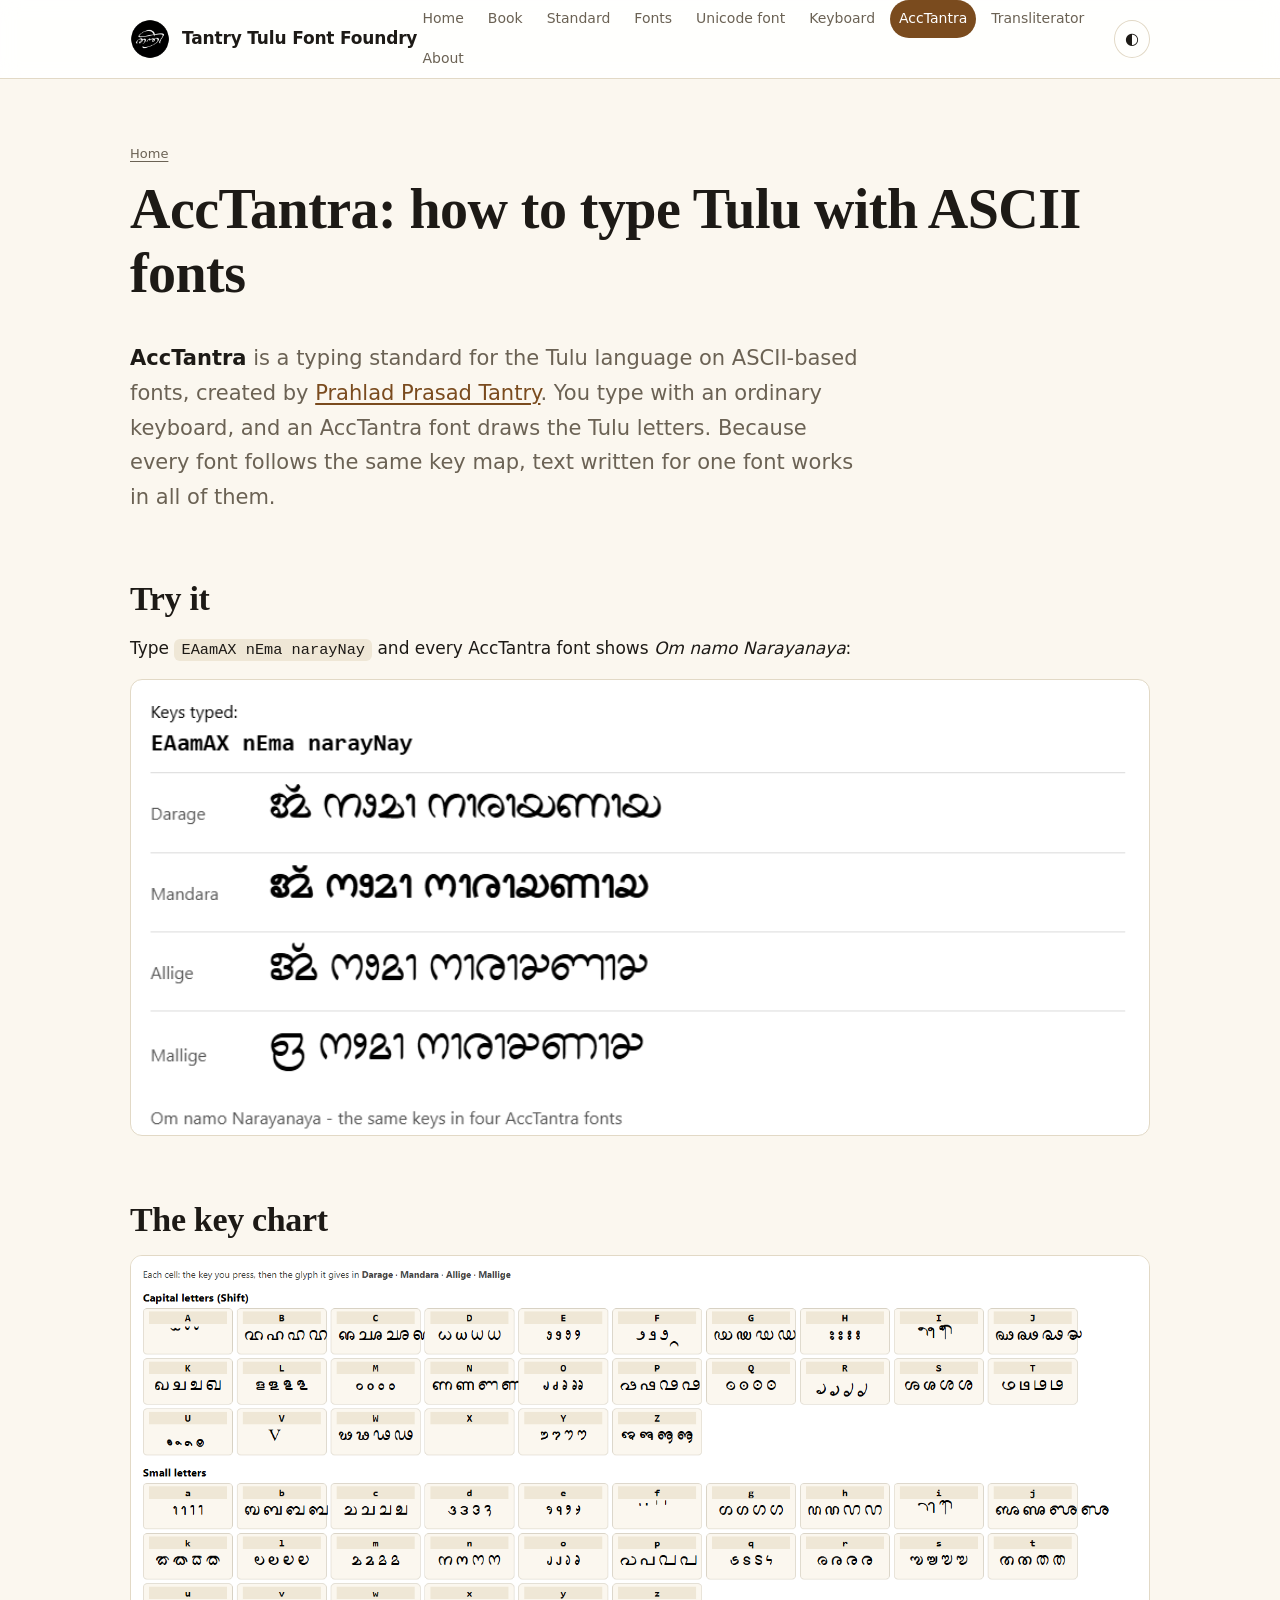
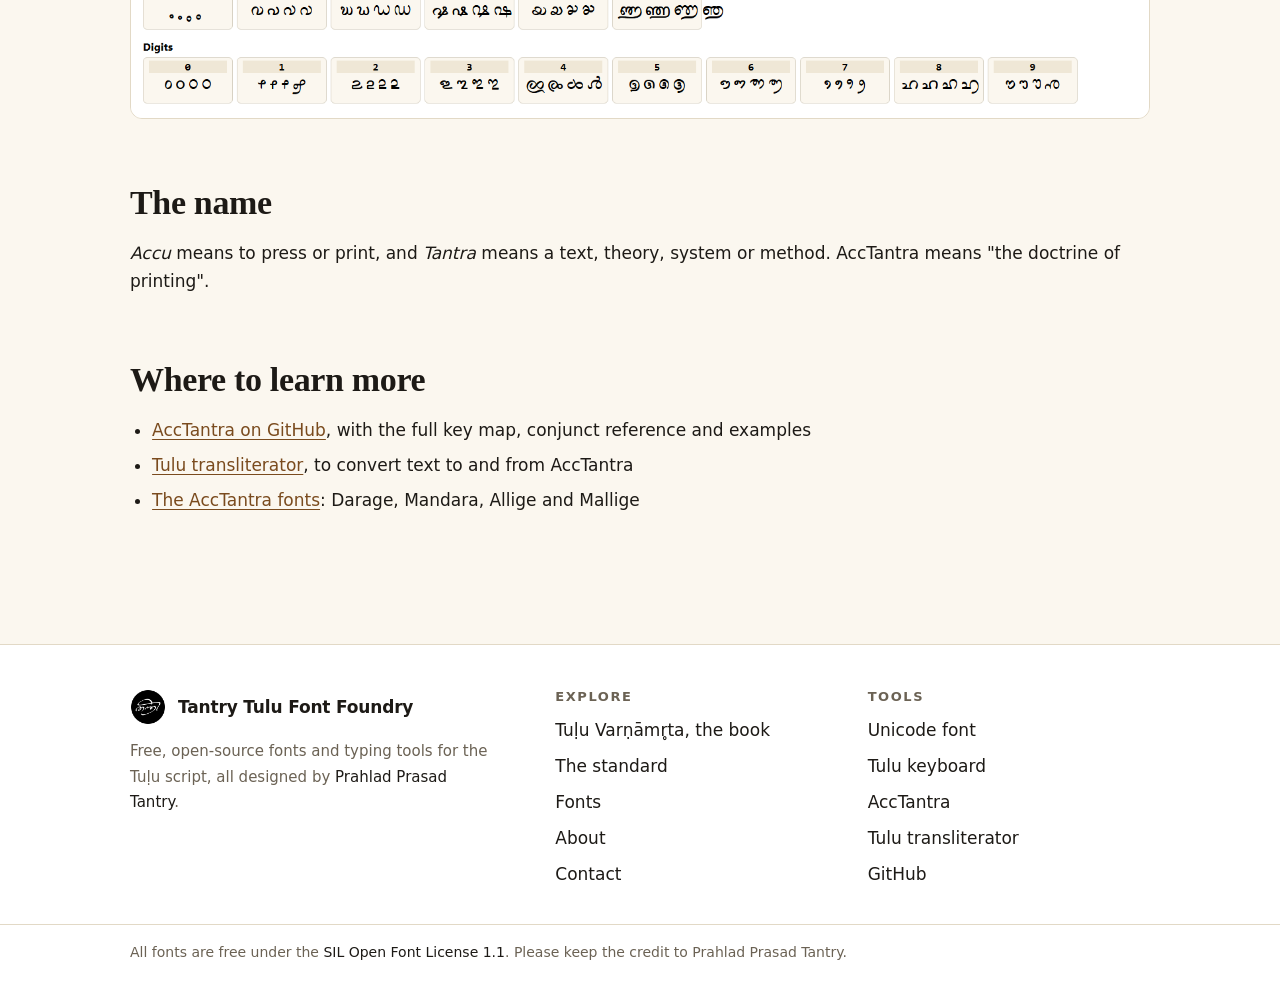
<file: acctantra/index.html>
<!doctype html>
<html lang="en">
<head>
<meta charset="utf-8">
<meta name="viewport" content="width=device-width,initial-scale=1">
<title>AccTantra: A Typing Standard for Tulu ASCII Fonts | Prahlad Prasad Tantry</title>
<meta name="description" content="AccTantra is one key map for every ASCII Tulu font, so text typed once works in any font. Created by Prahlad Prasad Tantry.">
<meta name="author" content="Prahlad Prasad Tantry">
<link rel="canonical" href="https://tantrytulufonts.github.io/acctantra/">
<link rel="icon" type="image/png" sizes="32x32" href="/assets/favicon-32.png">
<link rel="apple-touch-icon" href="/assets/apple-touch-icon.png">
<meta property="og:type" content="website">
<meta property="og:site_name" content="Tantry Tulu Font Foundry">
<meta property="og:title" content="AccTantra: A Typing Standard for Tulu ASCII Fonts | Prahlad Prasad Tantry">
<meta property="og:description" content="AccTantra is one key map for every ASCII Tulu font, so text typed once works in any font. Created by Prahlad Prasad Tantry.">
<meta property="og:url" content="https://tantrytulufonts.github.io/acctantra/">
<meta property="og:image" content="https://tantrytulufonts.github.io/assets/avatar.png">
<meta name="twitter:card" content="summary">
<meta name="color-scheme" content="light dark">
<script>try{var t=localStorage.getItem('tt-theme');if(t)document.documentElement.setAttribute('data-theme',t)}catch(e){}</script>
<link rel="stylesheet" href="/assets/style.css?v=7">
<script type="application/ld+json">[{"@context": "https://schema.org", "@graph": [{"@type": "Organization", "@id": "https://tantrytulufonts.github.io/#foundry", "name": "Tantry Tulu Font Foundry", "alternateName": "Tantry Family of Tulu Fonts", "url": "https://tantrytulufonts.github.io/", "logo": "https://tantrytulufonts.github.io/assets/avatar.png", "founder": {"@id": "https://tantrytulufonts.github.io/about/#prahlad-prasad-tantry"}, "sameAs": ["https://github.com/TantryTuluFonts"], "contactPoint": {"@type": "ContactPoint", "contactType": "general enquiries", "email": "prahladtantry89@gmail.com", "url": "https://tantrytulufonts.github.io/about/#contact"}, "description": "Free, open-source fonts and typing tools for Tulu lipi and the Tulu-Tigalari script, designed by Prahlad Prasad Tantry."}, {"@type": "Person", "@id": "https://tantrytulufonts.github.io/about/#prahlad-prasad-tantry", "name": "Prahlad Prasad Tantry", "alternateName": ["Prahlad Tantry"], "url": "https://tantrytulufonts.github.io/about/", "jobTitle": "Author and type designer", "knowsAbout": ["Tulu language", "Tulu-Tigalari script", "Tulu script orthography", "Tulu fonts", "Type design"], "sameAs": ["https://github.com/PrahladTantry", "https://github.com/TantryTuluFonts"], "image": "https://tantrytulufonts.github.io/assets/prahlad.jpg"}, {"@type": "WebPage", "@id": "https://tantrytulufonts.github.io/acctantra/#webpage", "url": "https://tantrytulufonts.github.io/acctantra/", "name": "AccTantra: A Typing Standard for Tulu ASCII Fonts | Prahlad Prasad Tantry", "description": "AccTantra is one key map for every ASCII Tulu font, so text typed once works in any font. Created by Prahlad Prasad Tantry.", "isPartOf": {"@id": "https://tantrytulufonts.github.io/#website"}, "about": {"@id": "https://tantrytulufonts.github.io/#foundry"}, "author": {"@id": "https://tantrytulufonts.github.io/about/#prahlad-prasad-tantry"}}, {"@type": "WebSite", "@id": "https://tantrytulufonts.github.io/#website", "url": "https://tantrytulufonts.github.io/", "name": "Tantry Tulu Font Foundry", "publisher": {"@id": "https://tantrytulufonts.github.io/#foundry"}}, {"@type": "CreativeWork", "name": "AccTantra typing standard for Tulu ASCII fonts", "url": "https://github.com/TantryTuluFonts/AccTantra", "creator": {"@id": "https://tantrytulufonts.github.io/about/#prahlad-prasad-tantry"}, "publisher": {"@id": "https://tantrytulufonts.github.io/#foundry"}, "license": "https://openfontlicense.org", "inLanguage": "tcy", "isAccessibleForFree": true}]}]</script>
</head>
<body>
<a class="skip" href="#main">Skip to the content</a>
<header class="top"><div class="wrap">
<a class="brand" href="/"><img src="/assets/avatar.png" width="40" height="40" alt="Tantry Tulu Font Foundry logo"><span>Tantry Tulu Font Foundry</span></a>
<div class="tools"><nav class="nav" id="nav" aria-label="Main"><a href="/">Home</a><a href="/tulu-varnamruta/">Book</a><a href="/tulu-script-standard/">Standard</a><a href="/fonts/">Fonts</a><a href="/tulu-unicode-font/">Unicode font</a><a href="/tulu-keyboard/">Keyboard</a><a href="/acctantra/" aria-current="page">AccTantra</a><a href="/tulu-transliterator/">Transliterator</a><a href="/about/">About</a></nav>
<button class="icon-btn" id="themeBtn" type="button" aria-label="Switch between light and dark theme" title="Light / dark">◐</button>
<button class="icon-btn menu-btn" id="menuBtn" type="button" aria-label="Open the menu" aria-expanded="false" aria-controls="nav">☰</button></div>
</div></header>
<section class="page-head wrap"><p class="crumb"><a href="/">Home</a></p><h1>AccTantra: how to type Tulu with ASCII fonts</h1></section>
<main id="main">
<p class="lead"><strong>AccTantra</strong> is a typing standard for the Tulu language on ASCII-based fonts, created by <a href="/about/">Prahlad Prasad Tantry</a>. You type with an ordinary keyboard, and an AccTantra font draws the Tulu letters. Because every font follows the same key map, text written for one font works in all of them.</p>
<h2>Try it</h2>
<p>Type <code>EAamAX nEma narayNay</code> and every AccTantra font shows <em>Om namo Narayanaya</em>:</p>
<img class="wide" src="/assets/example.png" alt="The keys EAamAX nEma narayNay shown as Om namo Narayanaya in four Tulu fonts" width="940" height="420">
<h2>The key chart</h2>
<img class="wide" src="/assets/keychart.png" alt="AccTantra key chart: each key and the glyph it gives in Darage, Mandara, Allige and Mallige" width="1540" height="700" loading="lazy">
<h2>The name</h2>
<p><em>Accu</em> means to press or print, and <em>Tantra</em> means a text, theory, system or method. AccTantra means "the doctrine of printing".</p>
<h2>Where to learn more</h2>
<ul>
<li><a href="https://github.com/TantryTuluFonts/AccTantra">AccTantra on GitHub</a>, with the full key map, conjunct reference and examples</li>
<li><a href="https://tantrytulufonts.github.io/tulu-transliterator/">Tulu transliterator</a>, to convert text to and from AccTantra</li>
<li><a href="/fonts/">The AccTantra fonts</a>: Darage, Mandara, Allige and Mallige</li>
</ul>
</main>
<footer class="foot">
<div class="wrap">
<div><a class="brand" href="/"><img src="/assets/avatar.png" width="36" height="36" alt=""><span>Tantry Tulu Font Foundry</span></a>
<p class="blurb" style="margin-top:14px">Free, open-source fonts and typing tools for the Tuḷu script, all designed by <a href="/about/">Prahlad Prasad Tantry</a>.</p></div>
<div><h4>Explore</h4><ul><li><a href="/tulu-varnamruta/">Tuḷu Varṇāmr̥ta, the book</a></li><li><a href="/tulu-script-standard/">The standard</a></li><li><a href="/fonts/">Fonts</a></li><li><a href="/about/">About</a></li><li><a href="/about/#contact">Contact</a></li></ul></div>
<div><h4>Tools</h4><ul><li><a href="/tulu-unicode-font/">Unicode font</a></li><li><a href="/tulu-keyboard/">Tulu keyboard</a></li><li><a href="/acctantra/">AccTantra</a></li><li><a href="https://tantrytulufonts.github.io/tulu-transliterator/">Tulu transliterator</a></li><li><a href="https://github.com/TantryTuluFonts">GitHub</a></li></ul></div>
</div>
<div class="legal"><div class="wrap">All fonts are free under the <a href="https://openfontlicense.org">SIL Open Font License 1.1</a>. Please keep the credit to Prahlad Prasad Tantry.</div></div>
</footer>
<script src="/assets/site.js?v=1" defer></script>
</body>
</html>
</file>
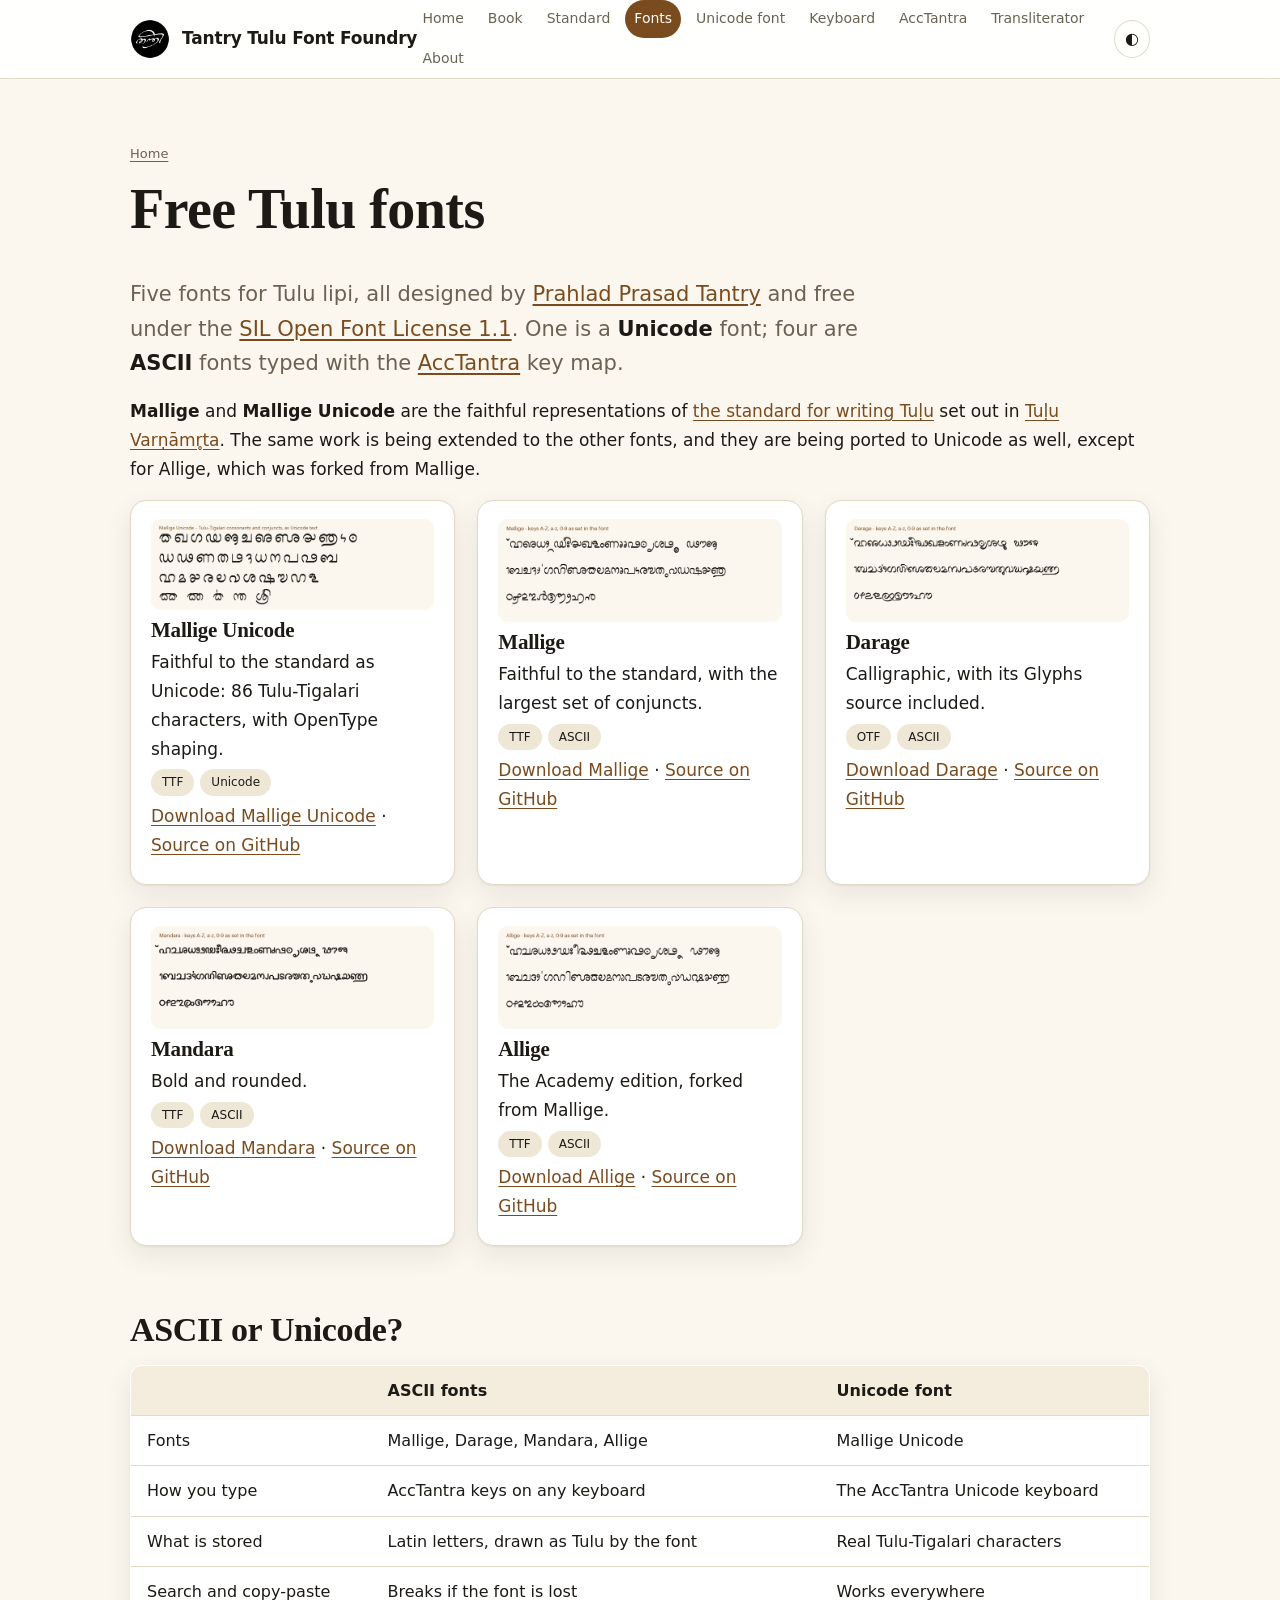
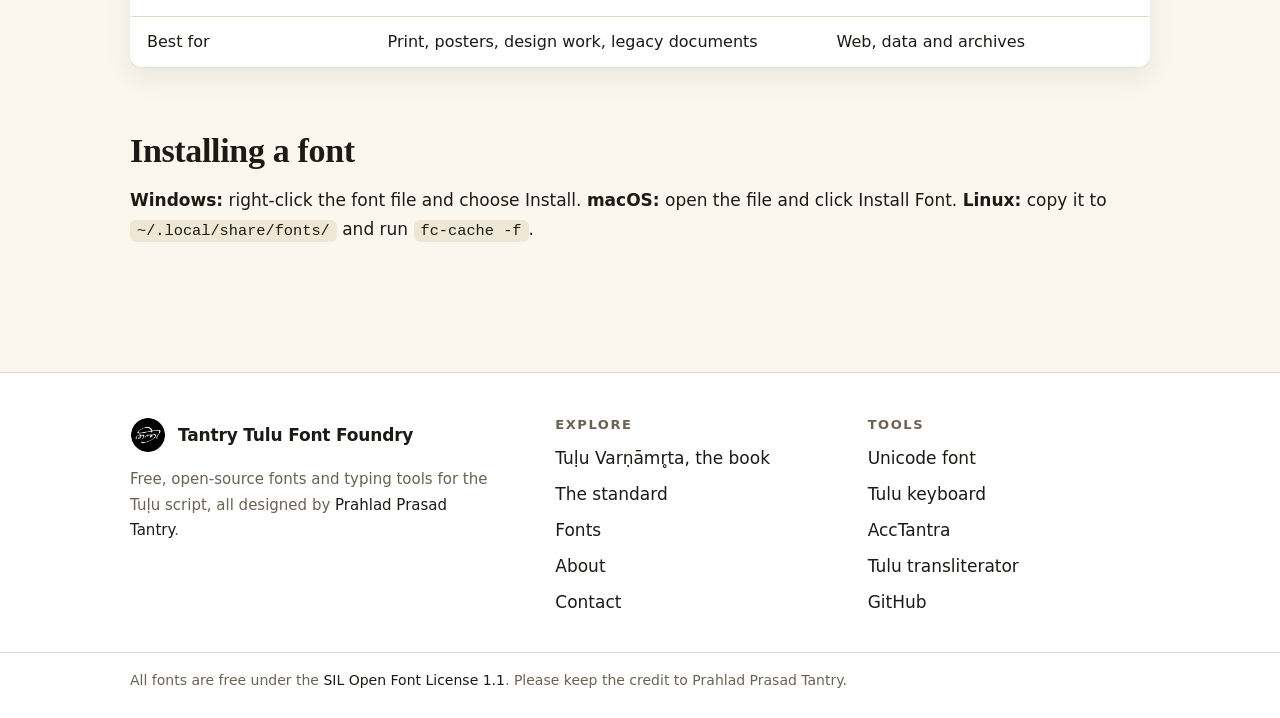
<file: fonts/index.html>
<!doctype html>
<html lang="en">
<head>
<meta charset="utf-8">
<meta name="viewport" content="width=device-width,initial-scale=1">
<title>Free Tulu Fonts: Mallige Unicode, Mallige, Darage | Prahlad Prasad Tantry</title>
<meta name="description" content="Download free Tulu fonts: Mallige Unicode for Tulu-Tigalari, Mallige, Darage, Mandara and Allige. Designed by Prahlad Prasad Tantry, SIL Open Font License.">
<meta name="author" content="Prahlad Prasad Tantry">
<link rel="canonical" href="https://tantrytulufonts.github.io/fonts/">
<link rel="icon" type="image/png" sizes="32x32" href="/assets/favicon-32.png">
<link rel="apple-touch-icon" href="/assets/apple-touch-icon.png">
<meta property="og:type" content="website">
<meta property="og:site_name" content="Tantry Tulu Font Foundry">
<meta property="og:title" content="Free Tulu Fonts: Mallige Unicode, Mallige, Darage | Prahlad Prasad Tantry">
<meta property="og:description" content="Download free Tulu fonts: Mallige Unicode for Tulu-Tigalari, Mallige, Darage, Mandara and Allige. Designed by Prahlad Prasad Tantry, SIL Open Font License.">
<meta property="og:url" content="https://tantrytulufonts.github.io/fonts/">
<meta property="og:image" content="https://tantrytulufonts.github.io/assets/avatar.png">
<meta name="twitter:card" content="summary">
<meta name="color-scheme" content="light dark">
<script>try{var t=localStorage.getItem('tt-theme');if(t)document.documentElement.setAttribute('data-theme',t)}catch(e){}</script>
<link rel="stylesheet" href="/assets/style.css?v=7">
<script type="application/ld+json">[{"@context": "https://schema.org", "@graph": [{"@type": "Organization", "@id": "https://tantrytulufonts.github.io/#foundry", "name": "Tantry Tulu Font Foundry", "alternateName": "Tantry Family of Tulu Fonts", "url": "https://tantrytulufonts.github.io/", "logo": "https://tantrytulufonts.github.io/assets/avatar.png", "founder": {"@id": "https://tantrytulufonts.github.io/about/#prahlad-prasad-tantry"}, "sameAs": ["https://github.com/TantryTuluFonts"], "contactPoint": {"@type": "ContactPoint", "contactType": "general enquiries", "email": "prahladtantry89@gmail.com", "url": "https://tantrytulufonts.github.io/about/#contact"}, "description": "Free, open-source fonts and typing tools for Tulu lipi and the Tulu-Tigalari script, designed by Prahlad Prasad Tantry."}, {"@type": "Person", "@id": "https://tantrytulufonts.github.io/about/#prahlad-prasad-tantry", "name": "Prahlad Prasad Tantry", "alternateName": ["Prahlad Tantry"], "url": "https://tantrytulufonts.github.io/about/", "jobTitle": "Author and type designer", "knowsAbout": ["Tulu language", "Tulu-Tigalari script", "Tulu script orthography", "Tulu fonts", "Type design"], "sameAs": ["https://github.com/PrahladTantry", "https://github.com/TantryTuluFonts"], "image": "https://tantrytulufonts.github.io/assets/prahlad.jpg"}, {"@type": "WebPage", "@id": "https://tantrytulufonts.github.io/fonts/#webpage", "url": "https://tantrytulufonts.github.io/fonts/", "name": "Free Tulu Fonts: Mallige Unicode, Mallige, Darage | Prahlad Prasad Tantry", "description": "Download free Tulu fonts: Mallige Unicode for Tulu-Tigalari, Mallige, Darage, Mandara and Allige. Designed by Prahlad Prasad Tantry, SIL Open Font License.", "isPartOf": {"@id": "https://tantrytulufonts.github.io/#website"}, "about": {"@id": "https://tantrytulufonts.github.io/#foundry"}, "author": {"@id": "https://tantrytulufonts.github.io/about/#prahlad-prasad-tantry"}}, {"@type": "WebSite", "@id": "https://tantrytulufonts.github.io/#website", "url": "https://tantrytulufonts.github.io/", "name": "Tantry Tulu Font Foundry", "publisher": {"@id": "https://tantrytulufonts.github.io/#foundry"}}, {"@type": "CreativeWork", "name": "Mallige Unicode (Tulu font)", "description": "Faithful to the standard as Unicode: 86 Tulu-Tigalari characters, with OpenType shaping.", "url": "https://github.com/TantryTuluFonts/Mallige_unicode", "creator": {"@id": "https://tantrytulufonts.github.io/about/#prahlad-prasad-tantry"}, "publisher": {"@id": "https://tantrytulufonts.github.io/#foundry"}, "license": "https://openfontlicense.org", "encodingFormat": "font/ttf", "inLanguage": "tcy", "isAccessibleForFree": true}, {"@type": "CreativeWork", "name": "Mallige (Tulu font)", "description": "Faithful to the standard, with the largest set of conjuncts.", "url": "https://github.com/TantryTuluFonts/mallige", "creator": {"@id": "https://tantrytulufonts.github.io/about/#prahlad-prasad-tantry"}, "publisher": {"@id": "https://tantrytulufonts.github.io/#foundry"}, "license": "https://openfontlicense.org", "encodingFormat": "font/ttf", "inLanguage": "tcy", "isAccessibleForFree": true}, {"@type": "CreativeWork", "name": "Darage (Tulu font)", "description": "Calligraphic, with its Glyphs source included.", "url": "https://github.com/TantryTuluFonts/darage", "creator": {"@id": "https://tantrytulufonts.github.io/about/#prahlad-prasad-tantry"}, "publisher": {"@id": "https://tantrytulufonts.github.io/#foundry"}, "license": "https://openfontlicense.org", "encodingFormat": "font/otf", "inLanguage": "tcy", "isAccessibleForFree": true}, {"@type": "CreativeWork", "name": "Mandara (Tulu font)", "description": "Bold and rounded.", "url": "https://github.com/TantryTuluFonts/mandara", "creator": {"@id": "https://tantrytulufonts.github.io/about/#prahlad-prasad-tantry"}, "publisher": {"@id": "https://tantrytulufonts.github.io/#foundry"}, "license": "https://openfontlicense.org", "encodingFormat": "font/ttf", "inLanguage": "tcy", "isAccessibleForFree": true}, {"@type": "CreativeWork", "name": "Allige (Tulu font)", "description": "The Academy edition, forked from Mallige.", "url": "https://github.com/TantryTuluFonts/allige", "creator": {"@id": "https://tantrytulufonts.github.io/about/#prahlad-prasad-tantry"}, "publisher": {"@id": "https://tantrytulufonts.github.io/#foundry"}, "license": "https://openfontlicense.org", "encodingFormat": "font/ttf", "inLanguage": "tcy", "isAccessibleForFree": true}]}]</script>
</head>
<body>
<a class="skip" href="#main">Skip to the content</a>
<header class="top"><div class="wrap">
<a class="brand" href="/"><img src="/assets/avatar.png" width="40" height="40" alt="Tantry Tulu Font Foundry logo"><span>Tantry Tulu Font Foundry</span></a>
<div class="tools"><nav class="nav" id="nav" aria-label="Main"><a href="/">Home</a><a href="/tulu-varnamruta/">Book</a><a href="/tulu-script-standard/">Standard</a><a href="/fonts/" aria-current="page">Fonts</a><a href="/tulu-unicode-font/">Unicode font</a><a href="/tulu-keyboard/">Keyboard</a><a href="/acctantra/">AccTantra</a><a href="/tulu-transliterator/">Transliterator</a><a href="/about/">About</a></nav>
<button class="icon-btn" id="themeBtn" type="button" aria-label="Switch between light and dark theme" title="Light / dark">◐</button>
<button class="icon-btn menu-btn" id="menuBtn" type="button" aria-label="Open the menu" aria-expanded="false" aria-controls="nav">☰</button></div>
</div></header>
<section class="page-head wrap"><p class="crumb"><a href="/">Home</a></p><h1>Free Tulu fonts</h1></section>
<main id="main">
<p class="lead">Five fonts for Tulu lipi, all designed by <a href="/about/">Prahlad Prasad Tantry</a> and free under the <a href="https://openfontlicense.org">SIL Open Font License 1.1</a>. One is a <strong>Unicode</strong> font; four are <strong>ASCII</strong> fonts typed with the <a href="/acctantra/">AccTantra</a> key map.</p>
<p><strong>Mallige</strong> and <strong>Mallige Unicode</strong> are the faithful representations of <a href="/tulu-script-standard/">the standard for writing Tuḷu</a> set out in <a href="/tulu-varnamruta/">Tuḷu Varṇāmr̥ta</a>. The same work is being extended to the other fonts, and they are being ported to Unicode as well, except for Allige, which was forked from Mallige.</p>
<div class="grid"><article class="card"><img src="/assets/mallige-unicode.png" alt="Mallige Unicode Tulu font specimen" width="1400" height="450">
<h3>Mallige Unicode</h3><p>Faithful to the standard as Unicode: 86 Tulu-Tigalari characters, with OpenType shaping.</p><p class="meta"><span>TTF</span><span>Unicode</span></p>
<p><a href="https://github.com/TantryTuluFonts/Mallige_unicode/releases/latest">Download Mallige Unicode</a> · <a href="https://github.com/TantryTuluFonts/Mallige_unicode">Source on GitHub</a></p></article>
<article class="card"><img src="/assets/mallige.png" alt="Mallige Tulu font specimen" width="1400" height="510">
<h3>Mallige</h3><p>Faithful to the standard, with the largest set of conjuncts.</p><p class="meta"><span>TTF</span><span>ASCII</span></p>
<p><a href="https://github.com/TantryTuluFonts/mallige/releases/latest">Download Mallige</a> · <a href="https://github.com/TantryTuluFonts/mallige">Source on GitHub</a></p></article>
<article class="card"><img src="/assets/darage.png" alt="Darage Tulu font specimen" width="1400" height="510">
<h3>Darage</h3><p>Calligraphic, with its Glyphs source included.</p><p class="meta"><span>OTF</span><span>ASCII</span></p>
<p><a href="https://github.com/TantryTuluFonts/darage/releases/latest">Download Darage</a> · <a href="https://github.com/TantryTuluFonts/darage">Source on GitHub</a></p></article>
<article class="card"><img src="/assets/mandara.png" alt="Mandara Tulu font specimen" width="1400" height="510">
<h3>Mandara</h3><p>Bold and rounded.</p><p class="meta"><span>TTF</span><span>ASCII</span></p>
<p><a href="https://github.com/TantryTuluFonts/mandara/releases/latest">Download Mandara</a> · <a href="https://github.com/TantryTuluFonts/mandara">Source on GitHub</a></p></article>
<article class="card"><img src="/assets/allige.png" alt="Allige Tulu font specimen" width="1400" height="510">
<h3>Allige</h3><p>The Academy edition, forked from Mallige.</p><p class="meta"><span>TTF</span><span>ASCII</span></p>
<p><a href="https://github.com/TantryTuluFonts/allige/releases/latest">Download Allige</a> · <a href="https://github.com/TantryTuluFonts/allige">Source on GitHub</a></p></article>
</div>
<h2>ASCII or Unicode?</h2>
<table>
<tr><th></th><th>ASCII fonts</th><th>Unicode font</th></tr>
<tr><td>Fonts</td><td>Mallige, Darage, Mandara, Allige</td><td>Mallige Unicode</td></tr>
<tr><td>How you type</td><td>AccTantra keys on any keyboard</td><td>The AccTantra Unicode keyboard</td></tr>
<tr><td>What is stored</td><td>Latin letters, drawn as Tulu by the font</td><td>Real Tulu-Tigalari characters</td></tr>
<tr><td>Search and copy-paste</td><td>Breaks if the font is lost</td><td>Works everywhere</td></tr>
<tr><td>Best for</td><td>Print, posters, design work, legacy documents</td><td>Web, data and archives</td></tr>
</table>
<h2>Installing a font</h2>
<p><strong>Windows:</strong> right-click the font file and choose Install. <strong>macOS:</strong> open the file and click Install Font. <strong>Linux:</strong> copy it to <code>~/.local/share/fonts/</code> and run <code>fc-cache -f</code>.</p>
</main>
<footer class="foot">
<div class="wrap">
<div><a class="brand" href="/"><img src="/assets/avatar.png" width="36" height="36" alt=""><span>Tantry Tulu Font Foundry</span></a>
<p class="blurb" style="margin-top:14px">Free, open-source fonts and typing tools for the Tuḷu script, all designed by <a href="/about/">Prahlad Prasad Tantry</a>.</p></div>
<div><h4>Explore</h4><ul><li><a href="/tulu-varnamruta/">Tuḷu Varṇāmr̥ta, the book</a></li><li><a href="/tulu-script-standard/">The standard</a></li><li><a href="/fonts/">Fonts</a></li><li><a href="/about/">About</a></li><li><a href="/about/#contact">Contact</a></li></ul></div>
<div><h4>Tools</h4><ul><li><a href="/tulu-unicode-font/">Unicode font</a></li><li><a href="/tulu-keyboard/">Tulu keyboard</a></li><li><a href="/acctantra/">AccTantra</a></li><li><a href="https://tantrytulufonts.github.io/tulu-transliterator/">Tulu transliterator</a></li><li><a href="https://github.com/TantryTuluFonts">GitHub</a></li></ul></div>
</div>
<div class="legal"><div class="wrap">All fonts are free under the <a href="https://openfontlicense.org">SIL Open Font License 1.1</a>. Please keep the credit to Prahlad Prasad Tantry.</div></div>
</footer>
<script src="/assets/site.js?v=1" defer></script>
</body>
</html>
</file>
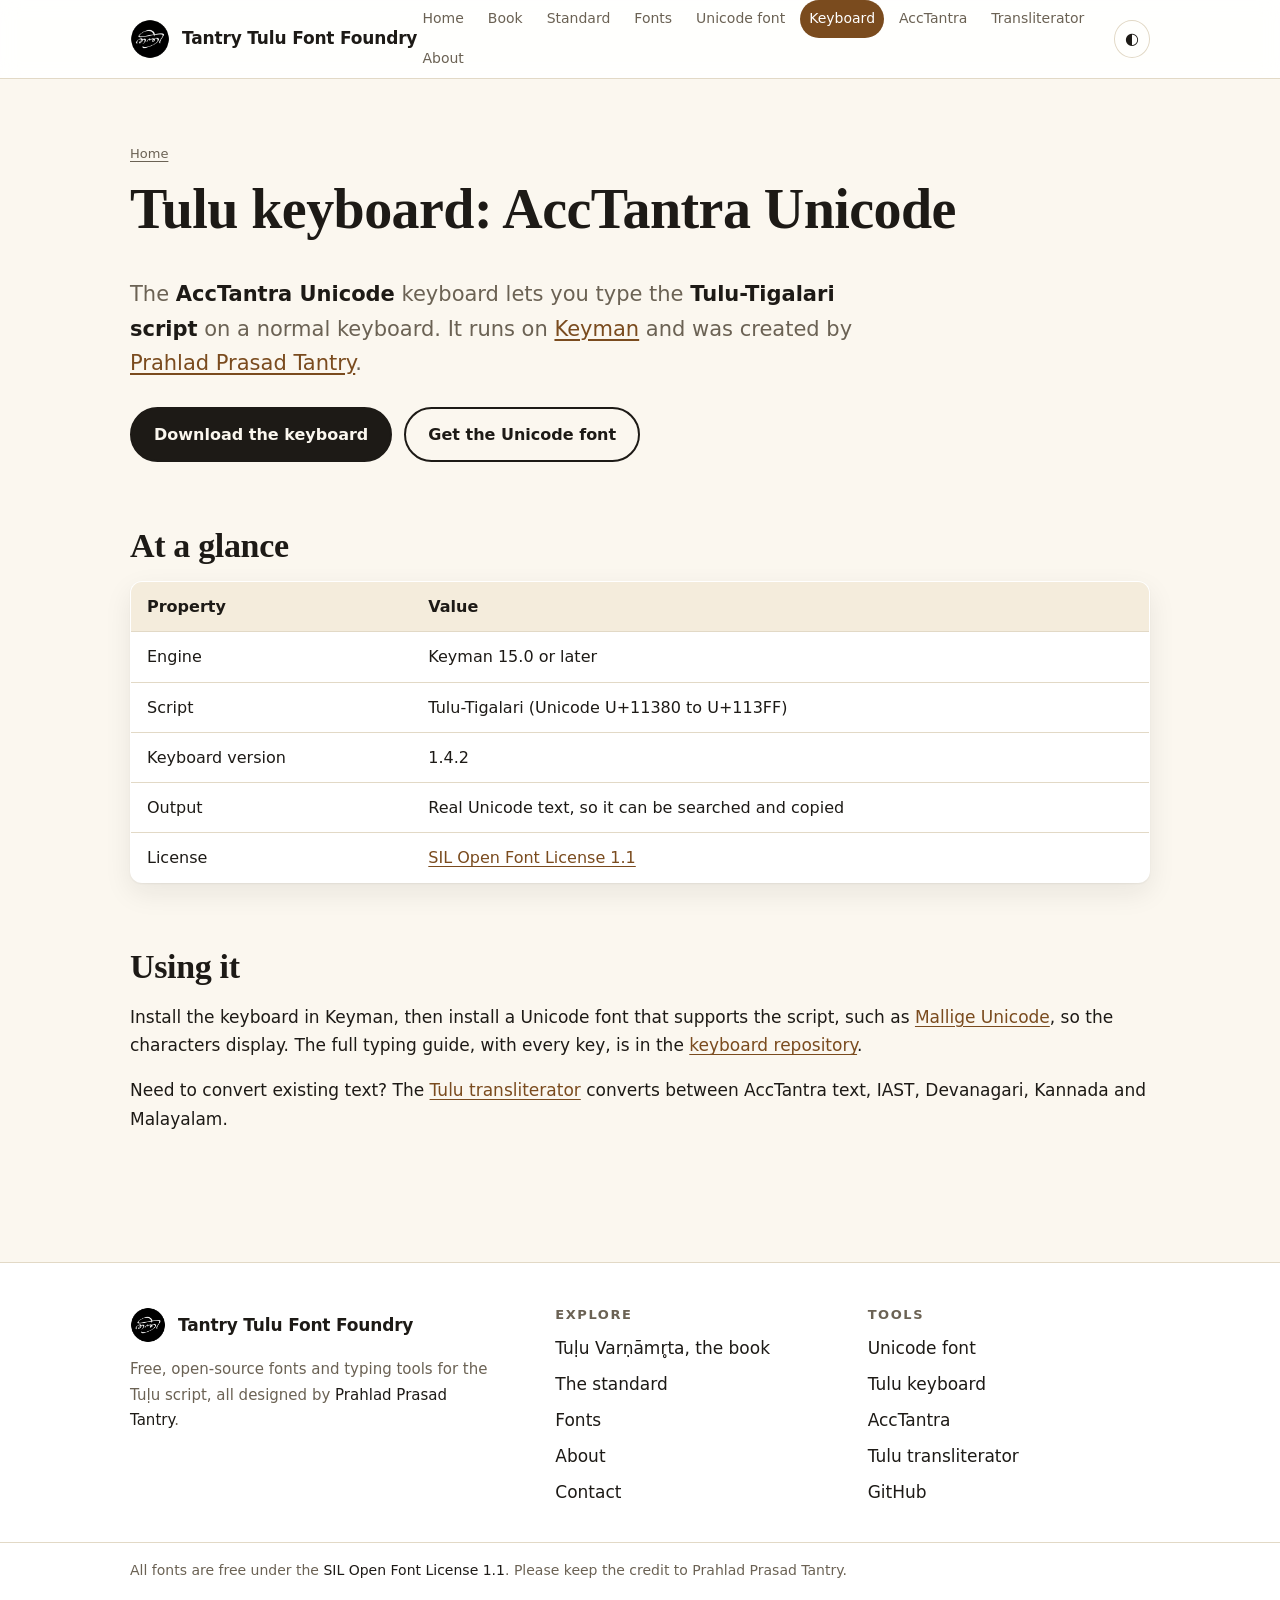
<file: tulu-keyboard/index.html>
<!doctype html>
<html lang="en">
<head>
<meta charset="utf-8">
<meta name="viewport" content="width=device-width,initial-scale=1">
<title>Tulu Keyboard for Keyman: AccTantra Unicode | Prahlad Prasad Tantry</title>
<meta name="description" content="A free Keyman keyboard for typing Tulu-Tigalari as Unicode, following the AccTantra typing logic. Designed by Prahlad Prasad Tantry.">
<meta name="author" content="Prahlad Prasad Tantry">
<link rel="canonical" href="https://tantrytulufonts.github.io/tulu-keyboard/">
<link rel="icon" type="image/png" sizes="32x32" href="/assets/favicon-32.png">
<link rel="apple-touch-icon" href="/assets/apple-touch-icon.png">
<meta property="og:type" content="website">
<meta property="og:site_name" content="Tantry Tulu Font Foundry">
<meta property="og:title" content="Tulu Keyboard for Keyman: AccTantra Unicode | Prahlad Prasad Tantry">
<meta property="og:description" content="A free Keyman keyboard for typing Tulu-Tigalari as Unicode, following the AccTantra typing logic. Designed by Prahlad Prasad Tantry.">
<meta property="og:url" content="https://tantrytulufonts.github.io/tulu-keyboard/">
<meta property="og:image" content="https://tantrytulufonts.github.io/assets/avatar.png">
<meta name="twitter:card" content="summary">
<meta name="color-scheme" content="light dark">
<script>try{var t=localStorage.getItem('tt-theme');if(t)document.documentElement.setAttribute('data-theme',t)}catch(e){}</script>
<link rel="stylesheet" href="/assets/style.css?v=7">
<script type="application/ld+json">[{"@context": "https://schema.org", "@graph": [{"@type": "Organization", "@id": "https://tantrytulufonts.github.io/#foundry", "name": "Tantry Tulu Font Foundry", "alternateName": "Tantry Family of Tulu Fonts", "url": "https://tantrytulufonts.github.io/", "logo": "https://tantrytulufonts.github.io/assets/avatar.png", "founder": {"@id": "https://tantrytulufonts.github.io/about/#prahlad-prasad-tantry"}, "sameAs": ["https://github.com/TantryTuluFonts"], "contactPoint": {"@type": "ContactPoint", "contactType": "general enquiries", "email": "prahladtantry89@gmail.com", "url": "https://tantrytulufonts.github.io/about/#contact"}, "description": "Free, open-source fonts and typing tools for Tulu lipi and the Tulu-Tigalari script, designed by Prahlad Prasad Tantry."}, {"@type": "Person", "@id": "https://tantrytulufonts.github.io/about/#prahlad-prasad-tantry", "name": "Prahlad Prasad Tantry", "alternateName": ["Prahlad Tantry"], "url": "https://tantrytulufonts.github.io/about/", "jobTitle": "Author and type designer", "knowsAbout": ["Tulu language", "Tulu-Tigalari script", "Tulu script orthography", "Tulu fonts", "Type design"], "sameAs": ["https://github.com/PrahladTantry", "https://github.com/TantryTuluFonts"], "image": "https://tantrytulufonts.github.io/assets/prahlad.jpg"}, {"@type": "WebPage", "@id": "https://tantrytulufonts.github.io/tulu-keyboard/#webpage", "url": "https://tantrytulufonts.github.io/tulu-keyboard/", "name": "Tulu Keyboard for Keyman: AccTantra Unicode | Prahlad Prasad Tantry", "description": "A free Keyman keyboard for typing Tulu-Tigalari as Unicode, following the AccTantra typing logic. Designed by Prahlad Prasad Tantry.", "isPartOf": {"@id": "https://tantrytulufonts.github.io/#website"}, "about": {"@id": "https://tantrytulufonts.github.io/#foundry"}, "author": {"@id": "https://tantrytulufonts.github.io/about/#prahlad-prasad-tantry"}}, {"@type": "WebSite", "@id": "https://tantrytulufonts.github.io/#website", "url": "https://tantrytulufonts.github.io/", "name": "Tantry Tulu Font Foundry", "publisher": {"@id": "https://tantrytulufonts.github.io/#foundry"}}, {"@type": "SoftwareApplication", "name": "AccTantra Unicode (Tulu-Tigalari keyboard for Keyman)", "url": "https://github.com/TantryTuluFonts/AccTantra_Unicode", "applicationCategory": "UtilitiesApplication", "operatingSystem": "Keyman", "softwareVersion": "1.4.2", "creator": {"@id": "https://tantrytulufonts.github.io/about/#prahlad-prasad-tantry"}, "publisher": {"@id": "https://tantrytulufonts.github.io/#foundry"}, "license": "https://openfontlicense.org", "isAccessibleForFree": true}]}]</script>
</head>
<body>
<a class="skip" href="#main">Skip to the content</a>
<header class="top"><div class="wrap">
<a class="brand" href="/"><img src="/assets/avatar.png" width="40" height="40" alt="Tantry Tulu Font Foundry logo"><span>Tantry Tulu Font Foundry</span></a>
<div class="tools"><nav class="nav" id="nav" aria-label="Main"><a href="/">Home</a><a href="/tulu-varnamruta/">Book</a><a href="/tulu-script-standard/">Standard</a><a href="/fonts/">Fonts</a><a href="/tulu-unicode-font/">Unicode font</a><a href="/tulu-keyboard/" aria-current="page">Keyboard</a><a href="/acctantra/">AccTantra</a><a href="/tulu-transliterator/">Transliterator</a><a href="/about/">About</a></nav>
<button class="icon-btn" id="themeBtn" type="button" aria-label="Switch between light and dark theme" title="Light / dark">◐</button>
<button class="icon-btn menu-btn" id="menuBtn" type="button" aria-label="Open the menu" aria-expanded="false" aria-controls="nav">☰</button></div>
</div></header>
<section class="page-head wrap"><p class="crumb"><a href="/">Home</a></p><h1>Tulu keyboard: AccTantra Unicode</h1></section>
<main id="main">
<p class="lead">The <strong>AccTantra Unicode</strong> keyboard lets you type the <strong>Tulu-Tigalari script</strong> on a normal keyboard. It runs on <a href="https://keyman.com">Keyman</a> and was created by <a href="/about/">Prahlad Prasad Tantry</a>.</p>
<p class="cta"><a class="btn" href="https://github.com/TantryTuluFonts/AccTantra_Unicode/releases/latest">Download the keyboard</a> <a class="btn alt" href="/tulu-unicode-font/">Get the Unicode font</a></p>
<h2>At a glance</h2>
<table>
<tr><th>Property</th><th>Value</th></tr>
<tr><td>Engine</td><td>Keyman 15.0 or later</td></tr>
<tr><td>Script</td><td>Tulu-Tigalari (Unicode U+11380 to U+113FF)</td></tr>
<tr><td>Keyboard version</td><td>1.4.2</td></tr>
<tr><td>Output</td><td>Real Unicode text, so it can be searched and copied</td></tr>
<tr><td>License</td><td><a href="https://openfontlicense.org">SIL Open Font License 1.1</a></td></tr>
</table>
<h2>Using it</h2>
<p>Install the keyboard in Keyman, then install a Unicode font that supports the script, such as <a href="/tulu-unicode-font/">Mallige Unicode</a>, so the characters display. The full typing guide, with every key, is in the <a href="https://github.com/TantryTuluFonts/AccTantra_Unicode">keyboard repository</a>.</p>
<p>Need to convert existing text? The <a href="https://tantrytulufonts.github.io/tulu-transliterator/">Tulu transliterator</a> converts between AccTantra text, IAST, Devanagari, Kannada and Malayalam.</p>
</main>
<footer class="foot">
<div class="wrap">
<div><a class="brand" href="/"><img src="/assets/avatar.png" width="36" height="36" alt=""><span>Tantry Tulu Font Foundry</span></a>
<p class="blurb" style="margin-top:14px">Free, open-source fonts and typing tools for the Tuḷu script, all designed by <a href="/about/">Prahlad Prasad Tantry</a>.</p></div>
<div><h4>Explore</h4><ul><li><a href="/tulu-varnamruta/">Tuḷu Varṇāmr̥ta, the book</a></li><li><a href="/tulu-script-standard/">The standard</a></li><li><a href="/fonts/">Fonts</a></li><li><a href="/about/">About</a></li><li><a href="/about/#contact">Contact</a></li></ul></div>
<div><h4>Tools</h4><ul><li><a href="/tulu-unicode-font/">Unicode font</a></li><li><a href="/tulu-keyboard/">Tulu keyboard</a></li><li><a href="/acctantra/">AccTantra</a></li><li><a href="https://tantrytulufonts.github.io/tulu-transliterator/">Tulu transliterator</a></li><li><a href="https://github.com/TantryTuluFonts">GitHub</a></li></ul></div>
</div>
<div class="legal"><div class="wrap">All fonts are free under the <a href="https://openfontlicense.org">SIL Open Font License 1.1</a>. Please keep the credit to Prahlad Prasad Tantry.</div></div>
</footer>
<script src="/assets/site.js?v=1" defer></script>
</body>
</html>
</file>
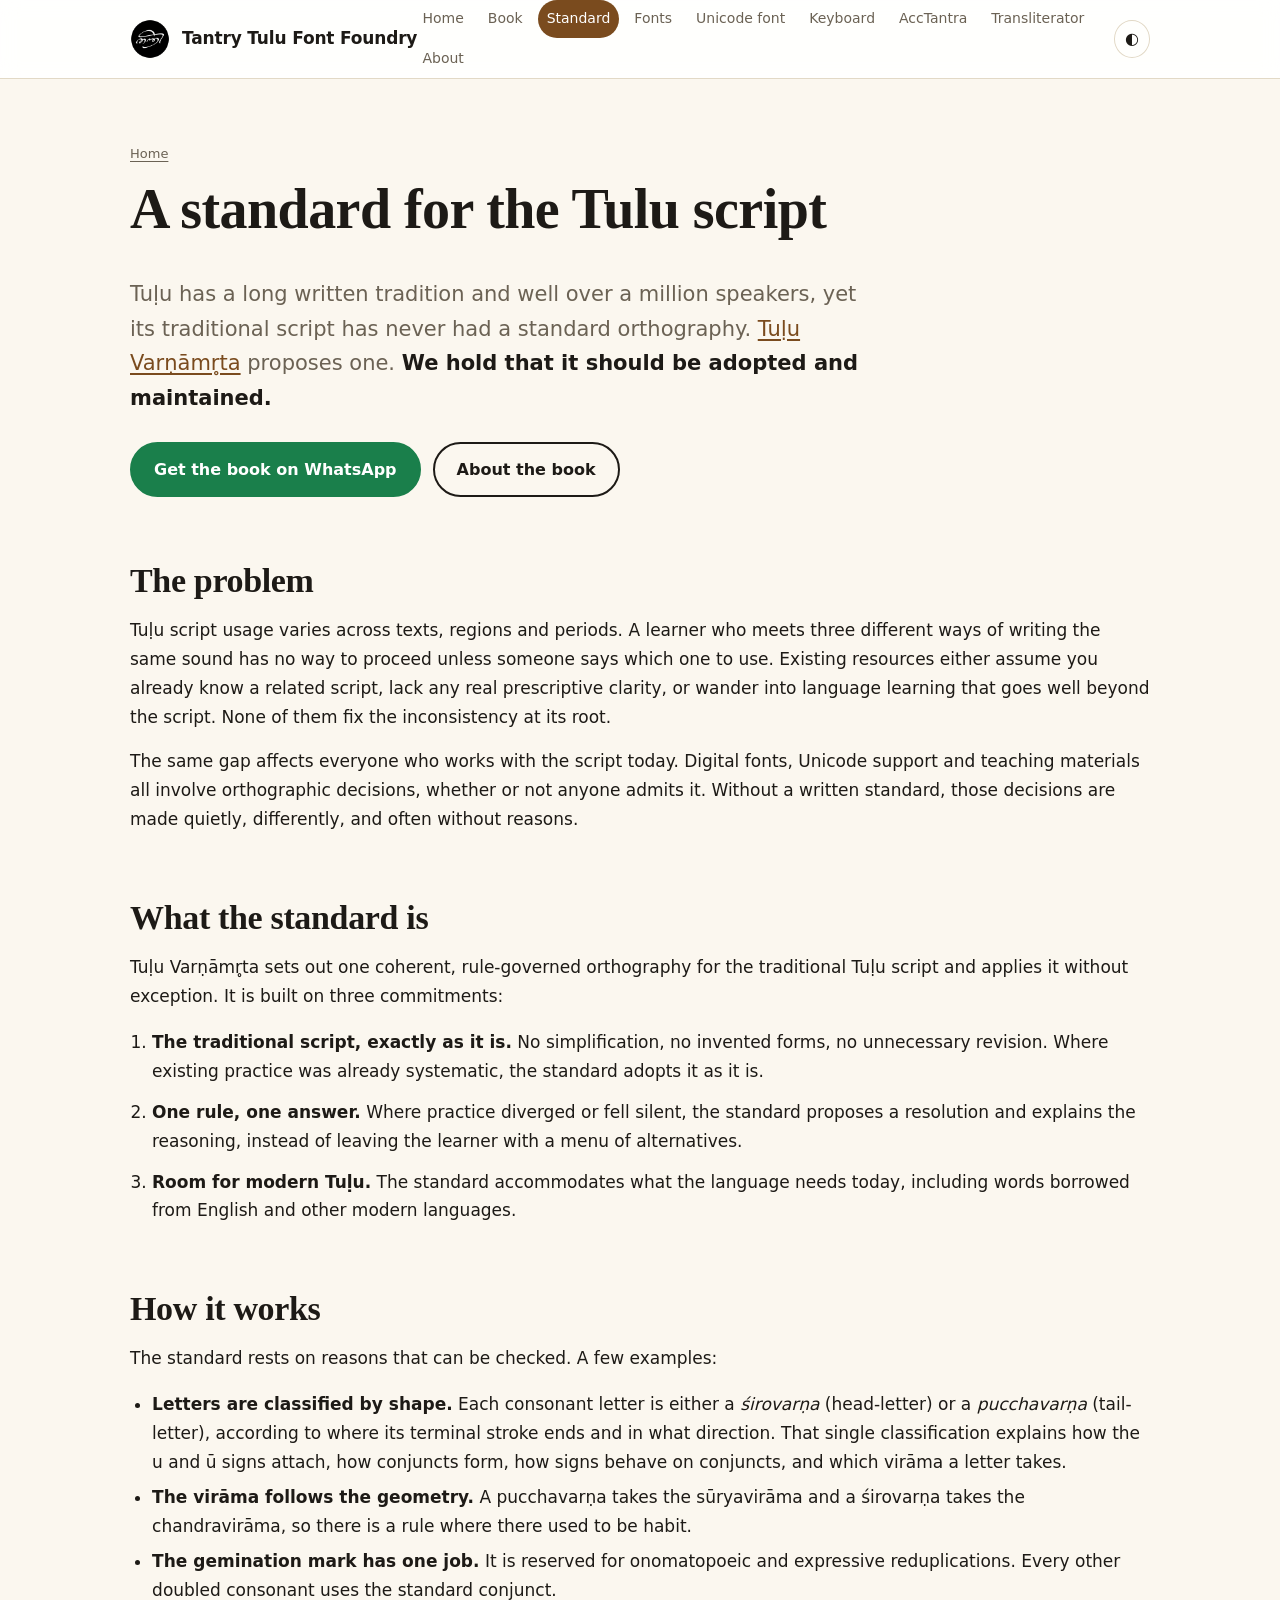
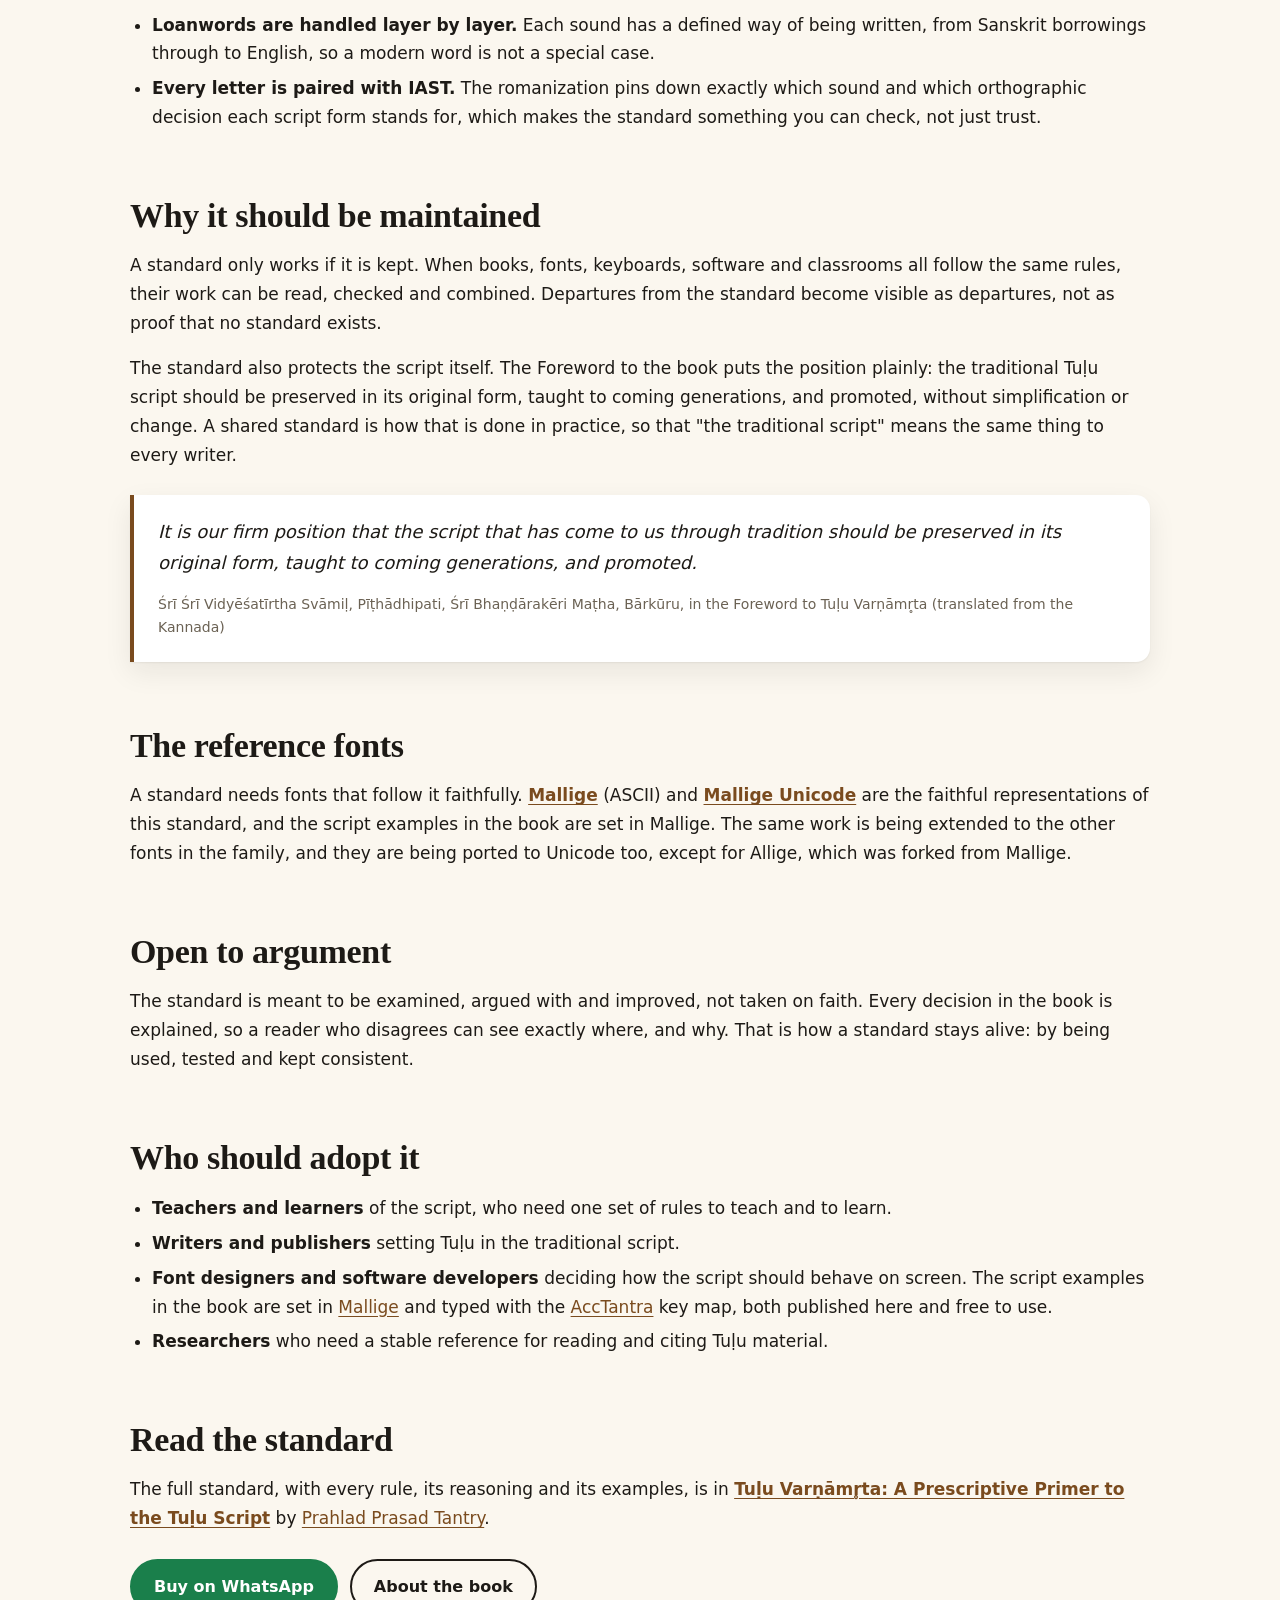
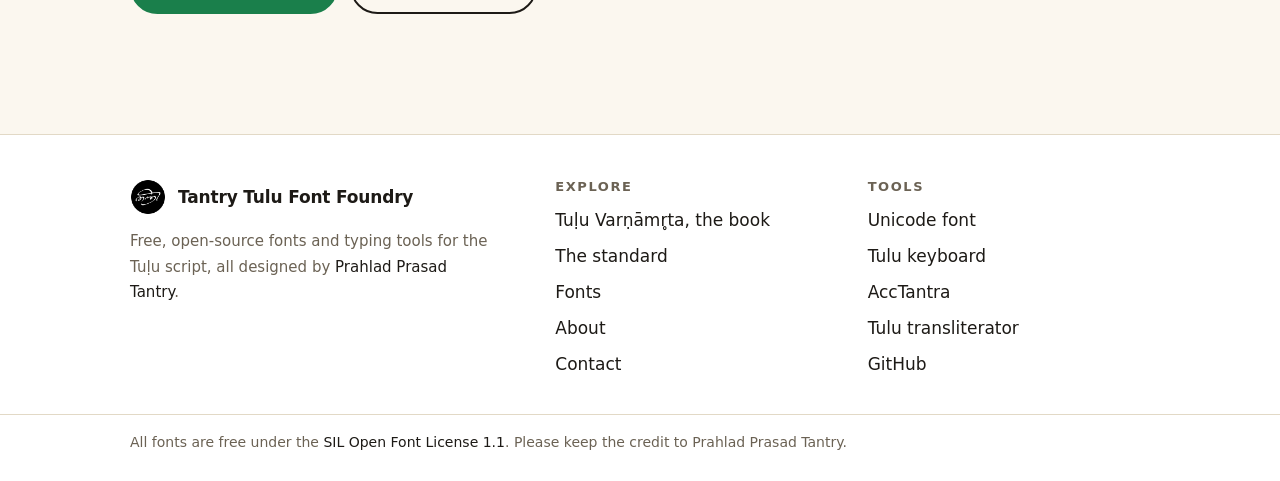
<file: tulu-script-standard/index.html>
<!doctype html>
<html lang="en">
<head>
<meta charset="utf-8">
<meta name="viewport" content="width=device-width,initial-scale=1">
<title>A Standard for the Tulu Script: Why One Orthography Matters | Tuḷu Varṇāmr̥ta</title>
<meta name="description" content="The traditional Tulu script has never had a standard orthography. Tuḷu Varṇāmr̥ta proposes one: the script kept exactly as it is, ready for modern Tulu.">
<meta name="author" content="Prahlad Prasad Tantry">
<link rel="canonical" href="https://tantrytulufonts.github.io/tulu-script-standard/">
<link rel="icon" type="image/png" sizes="32x32" href="/assets/favicon-32.png">
<link rel="apple-touch-icon" href="/assets/apple-touch-icon.png">
<meta property="og:type" content="website">
<meta property="og:site_name" content="Tantry Tulu Font Foundry">
<meta property="og:title" content="A Standard for the Tulu Script: Why One Orthography Matters | Tuḷu Varṇāmr̥ta">
<meta property="og:description" content="The traditional Tulu script has never had a standard orthography. Tuḷu Varṇāmr̥ta proposes one: the script kept exactly as it is, ready for modern Tulu.">
<meta property="og:url" content="https://tantrytulufonts.github.io/tulu-script-standard/">
<meta property="og:image" content="https://tantrytulufonts.github.io/assets/varnamrta-card.jpg">
<meta name="twitter:card" content="summary_large_image">
<meta name="color-scheme" content="light dark">
<script>try{var t=localStorage.getItem('tt-theme');if(t)document.documentElement.setAttribute('data-theme',t)}catch(e){}</script>
<link rel="stylesheet" href="/assets/style.css?v=7">
<script type="application/ld+json">[{"@context": "https://schema.org", "@graph": [{"@type": "Organization", "@id": "https://tantrytulufonts.github.io/#foundry", "name": "Tantry Tulu Font Foundry", "alternateName": "Tantry Family of Tulu Fonts", "url": "https://tantrytulufonts.github.io/", "logo": "https://tantrytulufonts.github.io/assets/avatar.png", "founder": {"@id": "https://tantrytulufonts.github.io/about/#prahlad-prasad-tantry"}, "sameAs": ["https://github.com/TantryTuluFonts"], "contactPoint": {"@type": "ContactPoint", "contactType": "general enquiries", "email": "prahladtantry89@gmail.com", "url": "https://tantrytulufonts.github.io/about/#contact"}, "description": "Free, open-source fonts and typing tools for Tulu lipi and the Tulu-Tigalari script, designed by Prahlad Prasad Tantry."}, {"@type": "Person", "@id": "https://tantrytulufonts.github.io/about/#prahlad-prasad-tantry", "name": "Prahlad Prasad Tantry", "alternateName": ["Prahlad Tantry"], "url": "https://tantrytulufonts.github.io/about/", "jobTitle": "Author and type designer", "knowsAbout": ["Tulu language", "Tulu-Tigalari script", "Tulu script orthography", "Tulu fonts", "Type design"], "sameAs": ["https://github.com/PrahladTantry", "https://github.com/TantryTuluFonts"], "image": "https://tantrytulufonts.github.io/assets/prahlad.jpg"}, {"@type": "WebPage", "@id": "https://tantrytulufonts.github.io/tulu-script-standard/#webpage", "url": "https://tantrytulufonts.github.io/tulu-script-standard/", "name": "A Standard for the Tulu Script: Why One Orthography Matters | Tuḷu Varṇāmr̥ta", "description": "The traditional Tulu script has never had a standard orthography. Tuḷu Varṇāmr̥ta proposes one: the script kept exactly as it is, ready for modern Tulu.", "isPartOf": {"@id": "https://tantrytulufonts.github.io/#website"}, "about": {"@id": "https://tantrytulufonts.github.io/#foundry"}, "author": {"@id": "https://tantrytulufonts.github.io/about/#prahlad-prasad-tantry"}}, {"@type": "WebSite", "@id": "https://tantrytulufonts.github.io/#website", "url": "https://tantrytulufonts.github.io/", "name": "Tantry Tulu Font Foundry", "publisher": {"@id": "https://tantrytulufonts.github.io/#foundry"}}, {"@type": "Book", "@id": "https://tantrytulufonts.github.io/tulu-varnamruta/#book", "name": "Tuḷu Varṇāmr̥ta: A Prescriptive Primer to the Tuḷu Script", "alternateName": ["Tulu Varnamruta", "Tulu Varnamrta", "Tuḷu Varṇāmṛta"], "author": {"@id": "https://tantrytulufonts.github.io/about/#prahlad-prasad-tantry"}, "illustrator": {"@type": "Person", "name": "Aditya Ranjan Biswal"}, "publisher": {"@type": "Organization", "name": "Tuḷu Cultural Research Foundation"}, "isbn": "9788118012306", "bookFormat": "https://schema.org/Paperback", "bookEdition": "First Edition", "datePublished": "2026", "inLanguage": "en", "genre": "Writing systems and orthography", "about": ["Tulu script", "Tulu orthography", "Tulu-Tigalari script"], "image": "https://tantrytulufonts.github.io/assets/varnamrta-cover.jpg", "url": "https://tantrytulufonts.github.io/tulu-varnamruta/", "description": "A primer that teaches the whole traditional Tuḷu script and proposes a standard orthography for writing Tuḷu.", "potentialAction": {"@type": "OrderAction", "target": "https://api.whatsapp.com/send/?phone=918722229750&text=Hello%21+I%27m+interested+in+Tulu+Varnamruta%2C+the+Tulu+script+primer.+Please+share+the+book%27s+price+and+details+on+how+to+purchase+it"}}]}]</script>
</head>
<body>
<a class="skip" href="#main">Skip to the content</a>
<header class="top"><div class="wrap">
<a class="brand" href="/"><img src="/assets/avatar.png" width="40" height="40" alt="Tantry Tulu Font Foundry logo"><span>Tantry Tulu Font Foundry</span></a>
<div class="tools"><nav class="nav" id="nav" aria-label="Main"><a href="/">Home</a><a href="/tulu-varnamruta/">Book</a><a href="/tulu-script-standard/" aria-current="page">Standard</a><a href="/fonts/">Fonts</a><a href="/tulu-unicode-font/">Unicode font</a><a href="/tulu-keyboard/">Keyboard</a><a href="/acctantra/">AccTantra</a><a href="/tulu-transliterator/">Transliterator</a><a href="/about/">About</a></nav>
<button class="icon-btn" id="themeBtn" type="button" aria-label="Switch between light and dark theme" title="Light / dark">◐</button>
<button class="icon-btn menu-btn" id="menuBtn" type="button" aria-label="Open the menu" aria-expanded="false" aria-controls="nav">☰</button></div>
</div></header>
<section class="page-head wrap"><p class="crumb"><a href="/">Home</a></p><h1>A standard for the Tulu script</h1></section>
<main id="main">
<p class="lead">Tuḷu has a long written tradition and well over a million speakers, yet its traditional script has never had a standard orthography. <a href="/tulu-varnamruta/">Tuḷu Varṇāmr̥ta</a> proposes one. <strong>We hold that it should be adopted and maintained.</strong></p>
<p class="cta"><a class="btn wa" href="https://api.whatsapp.com/send/?phone=918722229750&amp;text=Hello%21+I%27m+interested+in+Tulu+Varnamruta%2C+the+Tulu+script+primer.+Please+share+the+book%27s+price+and+details+on+how+to+purchase+it" rel="noopener">Get the book on WhatsApp</a> <a class="btn alt" href="/tulu-varnamruta/">About the book</a></p>

<h2>The problem</h2>
<p>Tuḷu script usage varies across texts, regions and periods. A learner who meets three different ways of writing the same sound has no way to proceed unless someone says which one to use. Existing resources either assume you already know a related script, lack any real prescriptive clarity, or wander into language learning that goes well beyond the script. None of them fix the inconsistency at its root.</p>
<p>The same gap affects everyone who works with the script today. Digital fonts, Unicode support and teaching materials all involve orthographic decisions, whether or not anyone admits it. Without a written standard, those decisions are made quietly, differently, and often without reasons.</p>

<h2>What the standard is</h2>
<p>Tuḷu Varṇāmr̥ta sets out one coherent, rule-governed orthography for the traditional Tuḷu script and applies it without exception. It is built on three commitments:</p>
<ol class="steps">
<li><strong>The traditional script, exactly as it is.</strong> No simplification, no invented forms, no unnecessary revision. Where existing practice was already systematic, the standard adopts it as it is.</li>
<li><strong>One rule, one answer.</strong> Where practice diverged or fell silent, the standard proposes a resolution and explains the reasoning, instead of leaving the learner with a menu of alternatives.</li>
<li><strong>Room for modern Tuḷu.</strong> The standard accommodates what the language needs today, including words borrowed from English and other modern languages.</li>
</ol>

<h2>How it works</h2>
<p>The standard rests on reasons that can be checked. A few examples:</p>
<ul>
<li><strong>Letters are classified by shape.</strong> Each consonant letter is either a <em>śirovarṇa</em> (head-letter) or a <em>pucchavarṇa</em> (tail-letter), according to where its terminal stroke ends and in what direction. That single classification explains how the u and ū signs attach, how conjuncts form, how signs behave on conjuncts, and which virāma a letter takes.</li>
<li><strong>The virāma follows the geometry.</strong> A pucchavarṇa takes the sūryavirāma and a śirovarṇa takes the chandravirāma, so there is a rule where there used to be habit.</li>
<li><strong>The gemination mark has one job.</strong> It is reserved for onomatopoeic and expressive reduplications. Every other doubled consonant uses the standard conjunct.</li>
<li><strong>Loanwords are handled layer by layer.</strong> Each sound has a defined way of being written, from Sanskrit borrowings through to English, so a modern word is not a special case.</li>
<li><strong>Every letter is paired with IAST.</strong> The romanization pins down exactly which sound and which orthographic decision each script form stands for, which makes the standard something you can check, not just trust.</li>
</ul>

<h2>Why it should be maintained</h2>
<p>A standard only works if it is kept. When books, fonts, keyboards, software and classrooms all follow the same rules, their work can be read, checked and combined. Departures from the standard become visible as departures, not as proof that no standard exists.</p>
<p>The standard also protects the script itself. The Foreword to the book puts the position plainly: the traditional Tuḷu script should be preserved in its original form, taught to coming generations, and promoted, without simplification or change. A shared standard is how that is done in practice, so that "the traditional script" means the same thing to every writer.</p>
<blockquote>
<p>It is our firm position that the script that has come to us through tradition should be preserved in its original form, taught to coming generations, and promoted.</p>
<footer>Śrī Śrī Vidyēśatīrtha Svāmiḷ, Pīṭhādhipati, Śrī Bhaṇḍārakēri Maṭha, Bārkūru, in the Foreword to Tuḷu Varṇāmr̥ta (translated from the Kannada)</footer>
</blockquote>

<h2>The reference fonts</h2>
<p>A standard needs fonts that follow it faithfully. <a href="/fonts/"><strong>Mallige</strong></a> (ASCII) and <a href="/tulu-unicode-font/"><strong>Mallige Unicode</strong></a> are the faithful representations of this standard, and the script examples in the book are set in Mallige. The same work is being extended to the other fonts in the family, and they are being ported to Unicode too, except for Allige, which was forked from Mallige.</p>

<h2>Open to argument</h2>
<p>The standard is meant to be examined, argued with and improved, not taken on faith. Every decision in the book is explained, so a reader who disagrees can see exactly where, and why. That is how a standard stays alive: by being used, tested and kept consistent.</p>

<h2>Who should adopt it</h2>
<ul>
<li><strong>Teachers and learners</strong> of the script, who need one set of rules to teach and to learn.</li>
<li><strong>Writers and publishers</strong> setting Tuḷu in the traditional script.</li>
<li><strong>Font designers and software developers</strong> deciding how the script should behave on screen. The script examples in the book are set in <a href="/fonts/">Mallige</a> and typed with the <a href="/acctantra/">AccTantra</a> key map, both published here and free to use.</li>
<li><strong>Researchers</strong> who need a stable reference for reading and citing Tuḷu material.</li>
</ul>

<h2>Read the standard</h2>
<p>The full standard, with every rule, its reasoning and its examples, is in <a href="/tulu-varnamruta/"><strong>Tuḷu Varṇāmr̥ta: A Prescriptive Primer to the Tuḷu Script</strong></a> by <a href="/about/">Prahlad Prasad Tantry</a>.</p>
<p class="cta"><a class="btn wa" href="https://api.whatsapp.com/send/?phone=918722229750&amp;text=Hello%21+I%27m+interested+in+Tulu+Varnamruta%2C+the+Tulu+script+primer.+Please+share+the+book%27s+price+and+details+on+how+to+purchase+it" rel="noopener">Buy on WhatsApp</a> <a class="btn alt" href="/tulu-varnamruta/">About the book</a></p>
</main>
<footer class="foot">
<div class="wrap">
<div><a class="brand" href="/"><img src="/assets/avatar.png" width="36" height="36" alt=""><span>Tantry Tulu Font Foundry</span></a>
<p class="blurb" style="margin-top:14px">Free, open-source fonts and typing tools for the Tuḷu script, all designed by <a href="/about/">Prahlad Prasad Tantry</a>.</p></div>
<div><h4>Explore</h4><ul><li><a href="/tulu-varnamruta/">Tuḷu Varṇāmr̥ta, the book</a></li><li><a href="/tulu-script-standard/">The standard</a></li><li><a href="/fonts/">Fonts</a></li><li><a href="/about/">About</a></li><li><a href="/about/#contact">Contact</a></li></ul></div>
<div><h4>Tools</h4><ul><li><a href="/tulu-unicode-font/">Unicode font</a></li><li><a href="/tulu-keyboard/">Tulu keyboard</a></li><li><a href="/acctantra/">AccTantra</a></li><li><a href="https://tantrytulufonts.github.io/tulu-transliterator/">Tulu transliterator</a></li><li><a href="https://github.com/TantryTuluFonts">GitHub</a></li></ul></div>
</div>
<div class="legal"><div class="wrap">All fonts are free under the <a href="https://openfontlicense.org">SIL Open Font License 1.1</a>. Please keep the credit to Prahlad Prasad Tantry.</div></div>
</footer>
<script src="/assets/site.js?v=1" defer></script>
</body>
</html>
</file>
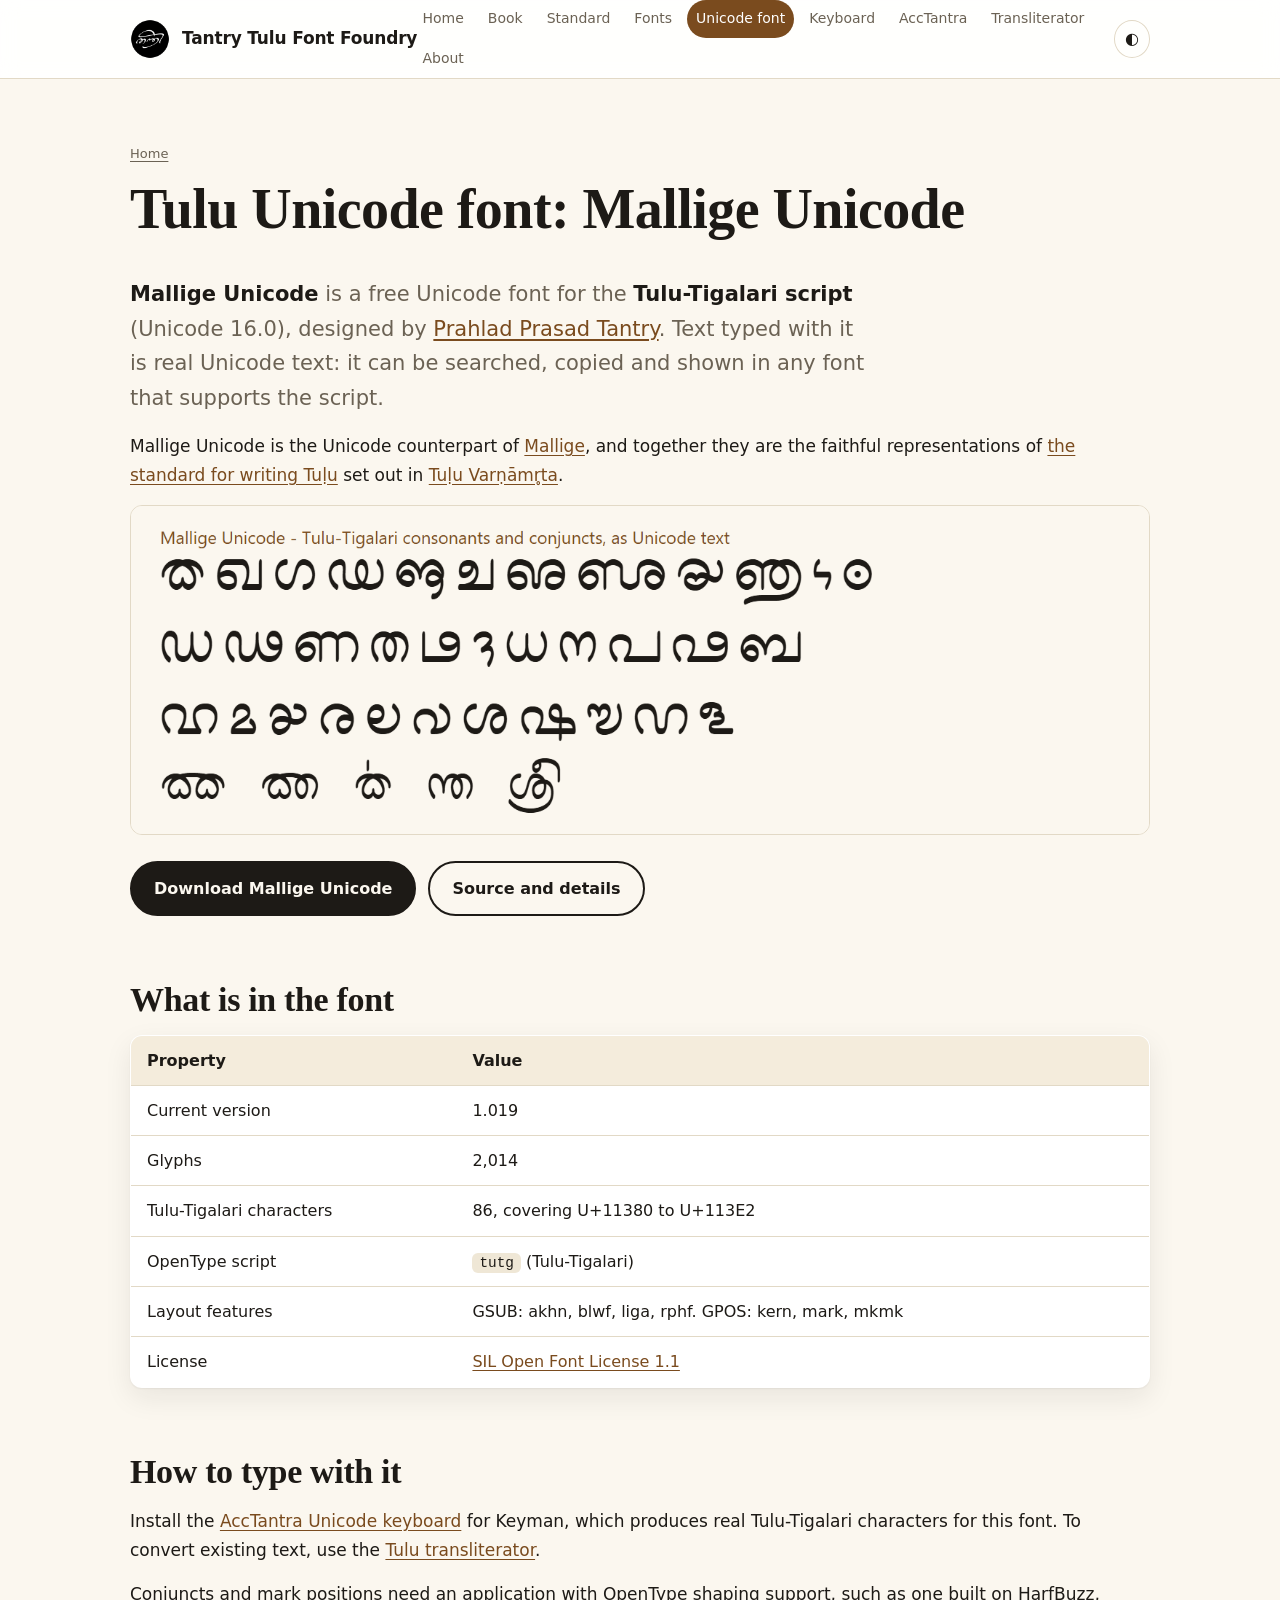
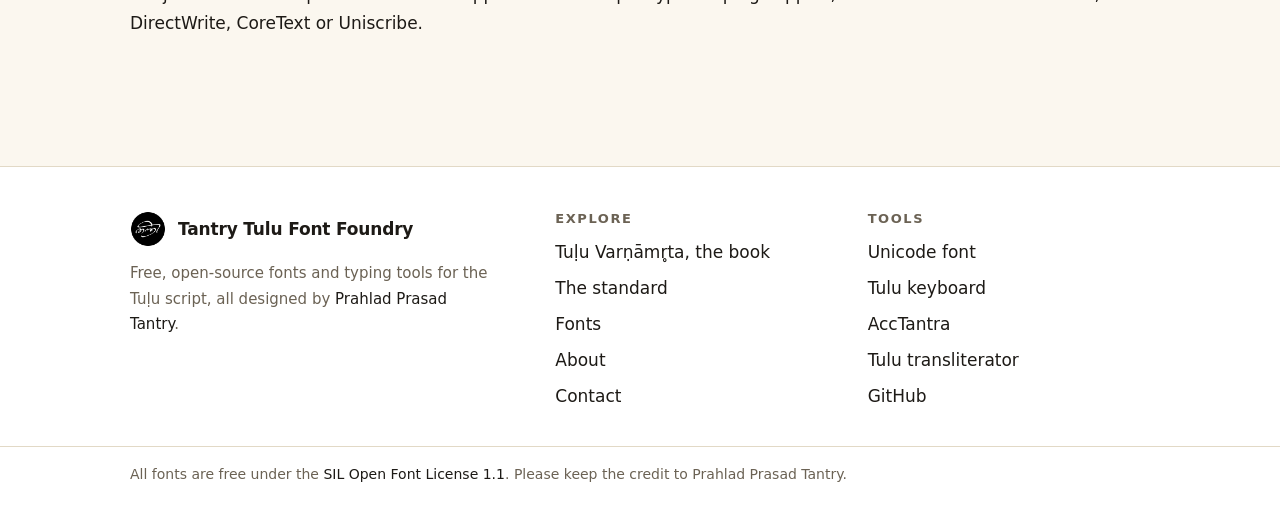
<file: tulu-unicode-font/index.html>
<!doctype html>
<html lang="en">
<head>
<meta charset="utf-8">
<meta name="viewport" content="width=device-width,initial-scale=1">
<title>Tulu Unicode Font: Mallige Unicode for Tulu-Tigalari | Prahlad Prasad Tantry</title>
<meta name="description" content="Mallige Unicode is a free Unicode font for the Tulu-Tigalari script (Unicode 16.0) with OpenType shaping. Designed by Prahlad Prasad Tantry.">
<meta name="author" content="Prahlad Prasad Tantry">
<link rel="canonical" href="https://tantrytulufonts.github.io/tulu-unicode-font/">
<link rel="icon" type="image/png" sizes="32x32" href="/assets/favicon-32.png">
<link rel="apple-touch-icon" href="/assets/apple-touch-icon.png">
<meta property="og:type" content="website">
<meta property="og:site_name" content="Tantry Tulu Font Foundry">
<meta property="og:title" content="Tulu Unicode Font: Mallige Unicode for Tulu-Tigalari | Prahlad Prasad Tantry">
<meta property="og:description" content="Mallige Unicode is a free Unicode font for the Tulu-Tigalari script (Unicode 16.0) with OpenType shaping. Designed by Prahlad Prasad Tantry.">
<meta property="og:url" content="https://tantrytulufonts.github.io/tulu-unicode-font/">
<meta property="og:image" content="https://tantrytulufonts.github.io/assets/avatar.png">
<meta name="twitter:card" content="summary">
<meta name="color-scheme" content="light dark">
<script>try{var t=localStorage.getItem('tt-theme');if(t)document.documentElement.setAttribute('data-theme',t)}catch(e){}</script>
<link rel="stylesheet" href="/assets/style.css?v=7">
<script type="application/ld+json">[{"@context": "https://schema.org", "@graph": [{"@type": "Organization", "@id": "https://tantrytulufonts.github.io/#foundry", "name": "Tantry Tulu Font Foundry", "alternateName": "Tantry Family of Tulu Fonts", "url": "https://tantrytulufonts.github.io/", "logo": "https://tantrytulufonts.github.io/assets/avatar.png", "founder": {"@id": "https://tantrytulufonts.github.io/about/#prahlad-prasad-tantry"}, "sameAs": ["https://github.com/TantryTuluFonts"], "contactPoint": {"@type": "ContactPoint", "contactType": "general enquiries", "email": "prahladtantry89@gmail.com", "url": "https://tantrytulufonts.github.io/about/#contact"}, "description": "Free, open-source fonts and typing tools for Tulu lipi and the Tulu-Tigalari script, designed by Prahlad Prasad Tantry."}, {"@type": "Person", "@id": "https://tantrytulufonts.github.io/about/#prahlad-prasad-tantry", "name": "Prahlad Prasad Tantry", "alternateName": ["Prahlad Tantry"], "url": "https://tantrytulufonts.github.io/about/", "jobTitle": "Author and type designer", "knowsAbout": ["Tulu language", "Tulu-Tigalari script", "Tulu script orthography", "Tulu fonts", "Type design"], "sameAs": ["https://github.com/PrahladTantry", "https://github.com/TantryTuluFonts"], "image": "https://tantrytulufonts.github.io/assets/prahlad.jpg"}, {"@type": "WebPage", "@id": "https://tantrytulufonts.github.io/tulu-unicode-font/#webpage", "url": "https://tantrytulufonts.github.io/tulu-unicode-font/", "name": "Tulu Unicode Font: Mallige Unicode for Tulu-Tigalari | Prahlad Prasad Tantry", "description": "Mallige Unicode is a free Unicode font for the Tulu-Tigalari script (Unicode 16.0) with OpenType shaping. Designed by Prahlad Prasad Tantry.", "isPartOf": {"@id": "https://tantrytulufonts.github.io/#website"}, "about": {"@id": "https://tantrytulufonts.github.io/#foundry"}, "author": {"@id": "https://tantrytulufonts.github.io/about/#prahlad-prasad-tantry"}}, {"@type": "WebSite", "@id": "https://tantrytulufonts.github.io/#website", "url": "https://tantrytulufonts.github.io/", "name": "Tantry Tulu Font Foundry", "publisher": {"@id": "https://tantrytulufonts.github.io/#foundry"}}, {"@type": "CreativeWork", "name": "Mallige Unicode (Tulu-Tigalari Unicode font)", "url": "https://github.com/TantryTuluFonts/Mallige_unicode", "creator": {"@id": "https://tantrytulufonts.github.io/about/#prahlad-prasad-tantry"}, "publisher": {"@id": "https://tantrytulufonts.github.io/#foundry"}, "license": "https://openfontlicense.org", "encodingFormat": "font/ttf", "inLanguage": "tcy", "isAccessibleForFree": true, "version": "1.019"}]}]</script>
</head>
<body>
<a class="skip" href="#main">Skip to the content</a>
<header class="top"><div class="wrap">
<a class="brand" href="/"><img src="/assets/avatar.png" width="40" height="40" alt="Tantry Tulu Font Foundry logo"><span>Tantry Tulu Font Foundry</span></a>
<div class="tools"><nav class="nav" id="nav" aria-label="Main"><a href="/">Home</a><a href="/tulu-varnamruta/">Book</a><a href="/tulu-script-standard/">Standard</a><a href="/fonts/">Fonts</a><a href="/tulu-unicode-font/" aria-current="page">Unicode font</a><a href="/tulu-keyboard/">Keyboard</a><a href="/acctantra/">AccTantra</a><a href="/tulu-transliterator/">Transliterator</a><a href="/about/">About</a></nav>
<button class="icon-btn" id="themeBtn" type="button" aria-label="Switch between light and dark theme" title="Light / dark">◐</button>
<button class="icon-btn menu-btn" id="menuBtn" type="button" aria-label="Open the menu" aria-expanded="false" aria-controls="nav">☰</button></div>
</div></header>
<section class="page-head wrap"><p class="crumb"><a href="/">Home</a></p><h1>Tulu Unicode font: Mallige Unicode</h1></section>
<main id="main">
<p class="lead"><strong>Mallige Unicode</strong> is a free Unicode font for the <strong>Tulu-Tigalari script</strong> (Unicode 16.0), designed by <a href="/about/">Prahlad Prasad Tantry</a>. Text typed with it is real Unicode text: it can be searched, copied and shown in any font that supports the script.</p>
<p>Mallige Unicode is the Unicode counterpart of <a href="/fonts/">Mallige</a>, and together they are the faithful representations of <a href="/tulu-script-standard/">the standard for writing Tuḷu</a> set out in <a href="/tulu-varnamruta/">Tuḷu Varṇāmr̥ta</a>.</p>
<img class="wide" src="/assets/mallige-unicode.png" alt="Tulu-Tigalari consonants and conjuncts in the Mallige Unicode font" width="1400" height="450">
<p class="cta"><a class="btn" href="https://github.com/TantryTuluFonts/Mallige_unicode/releases/latest">Download Mallige Unicode</a> <a class="btn alt" href="https://github.com/TantryTuluFonts/Mallige_unicode">Source and details</a></p>
<h2>What is in the font</h2>
<table>
<tr><th>Property</th><th>Value</th></tr>
<tr><td>Current version</td><td>1.019</td></tr>
<tr><td>Glyphs</td><td>2,014</td></tr>
<tr><td>Tulu-Tigalari characters</td><td>86, covering U+11380 to U+113E2</td></tr>
<tr><td>OpenType script</td><td><code>tutg</code> (Tulu-Tigalari)</td></tr>
<tr><td>Layout features</td><td>GSUB: akhn, blwf, liga, rphf. GPOS: kern, mark, mkmk</td></tr>
<tr><td>License</td><td><a href="https://openfontlicense.org">SIL Open Font License 1.1</a></td></tr>
</table>
<h2>How to type with it</h2>
<p>Install the <a href="/tulu-keyboard/">AccTantra Unicode keyboard</a> for Keyman, which produces real Tulu-Tigalari characters for this font. To convert existing text, use the <a href="https://tantrytulufonts.github.io/tulu-transliterator/">Tulu transliterator</a>.</p>
<p>Conjuncts and mark positions need an application with OpenType shaping support, such as one built on HarfBuzz, DirectWrite, CoreText or Uniscribe.</p>
</main>
<footer class="foot">
<div class="wrap">
<div><a class="brand" href="/"><img src="/assets/avatar.png" width="36" height="36" alt=""><span>Tantry Tulu Font Foundry</span></a>
<p class="blurb" style="margin-top:14px">Free, open-source fonts and typing tools for the Tuḷu script, all designed by <a href="/about/">Prahlad Prasad Tantry</a>.</p></div>
<div><h4>Explore</h4><ul><li><a href="/tulu-varnamruta/">Tuḷu Varṇāmr̥ta, the book</a></li><li><a href="/tulu-script-standard/">The standard</a></li><li><a href="/fonts/">Fonts</a></li><li><a href="/about/">About</a></li><li><a href="/about/#contact">Contact</a></li></ul></div>
<div><h4>Tools</h4><ul><li><a href="/tulu-unicode-font/">Unicode font</a></li><li><a href="/tulu-keyboard/">Tulu keyboard</a></li><li><a href="/acctantra/">AccTantra</a></li><li><a href="https://tantrytulufonts.github.io/tulu-transliterator/">Tulu transliterator</a></li><li><a href="https://github.com/TantryTuluFonts">GitHub</a></li></ul></div>
</div>
<div class="legal"><div class="wrap">All fonts are free under the <a href="https://openfontlicense.org">SIL Open Font License 1.1</a>. Please keep the credit to Prahlad Prasad Tantry.</div></div>
</footer>
<script src="/assets/site.js?v=1" defer></script>
</body>
</html>
</file>
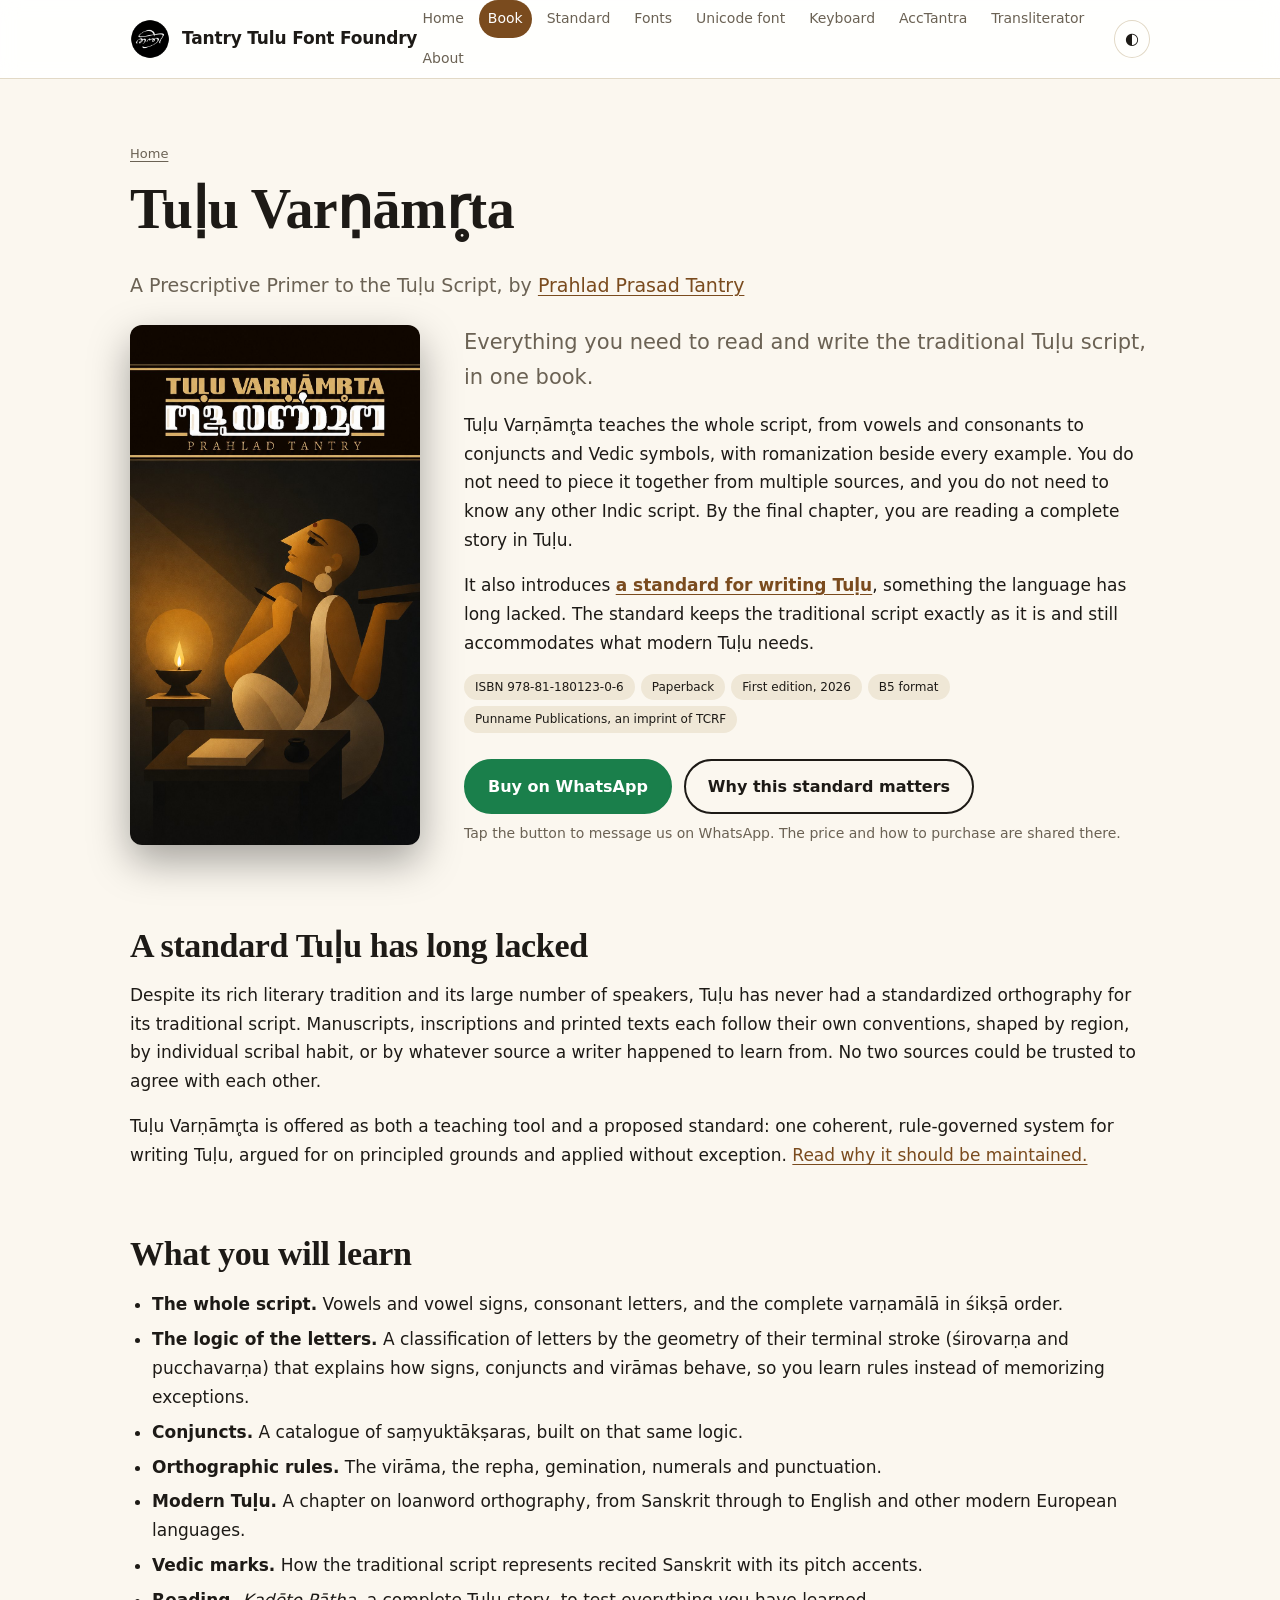
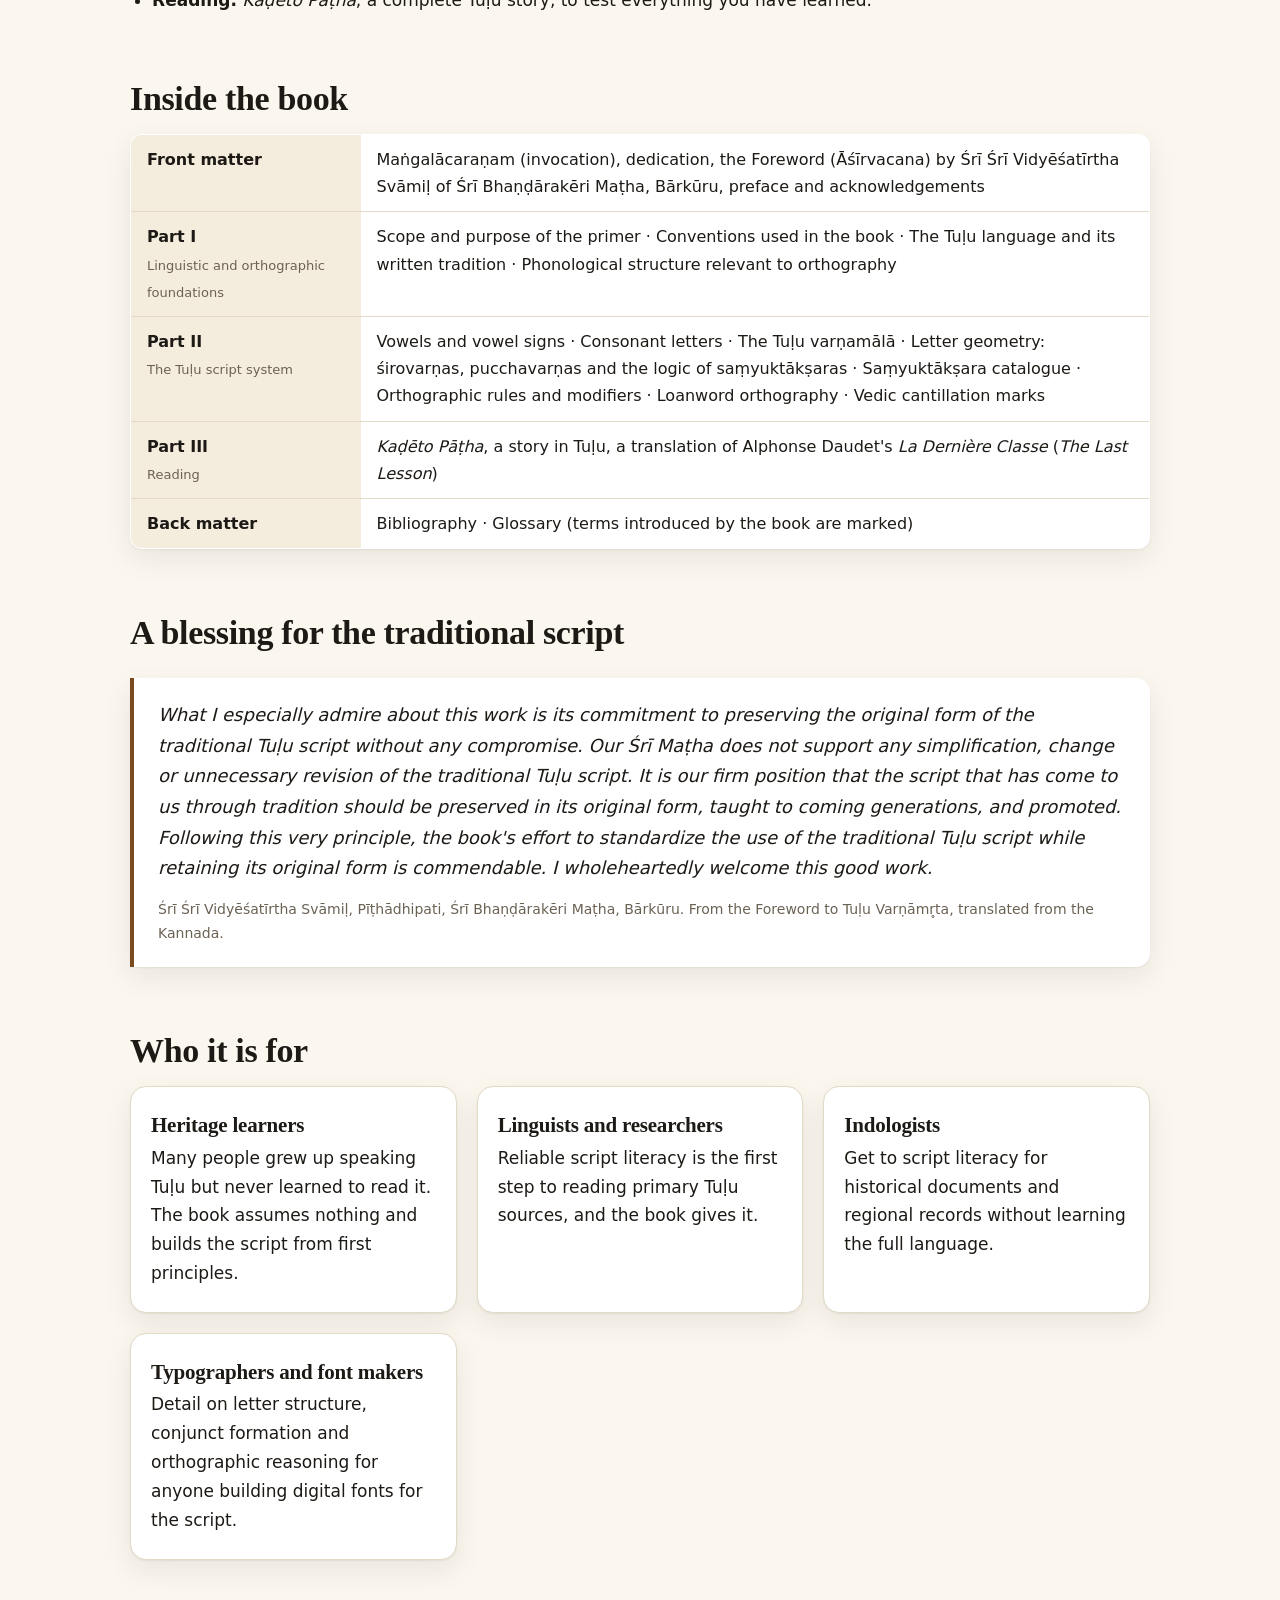
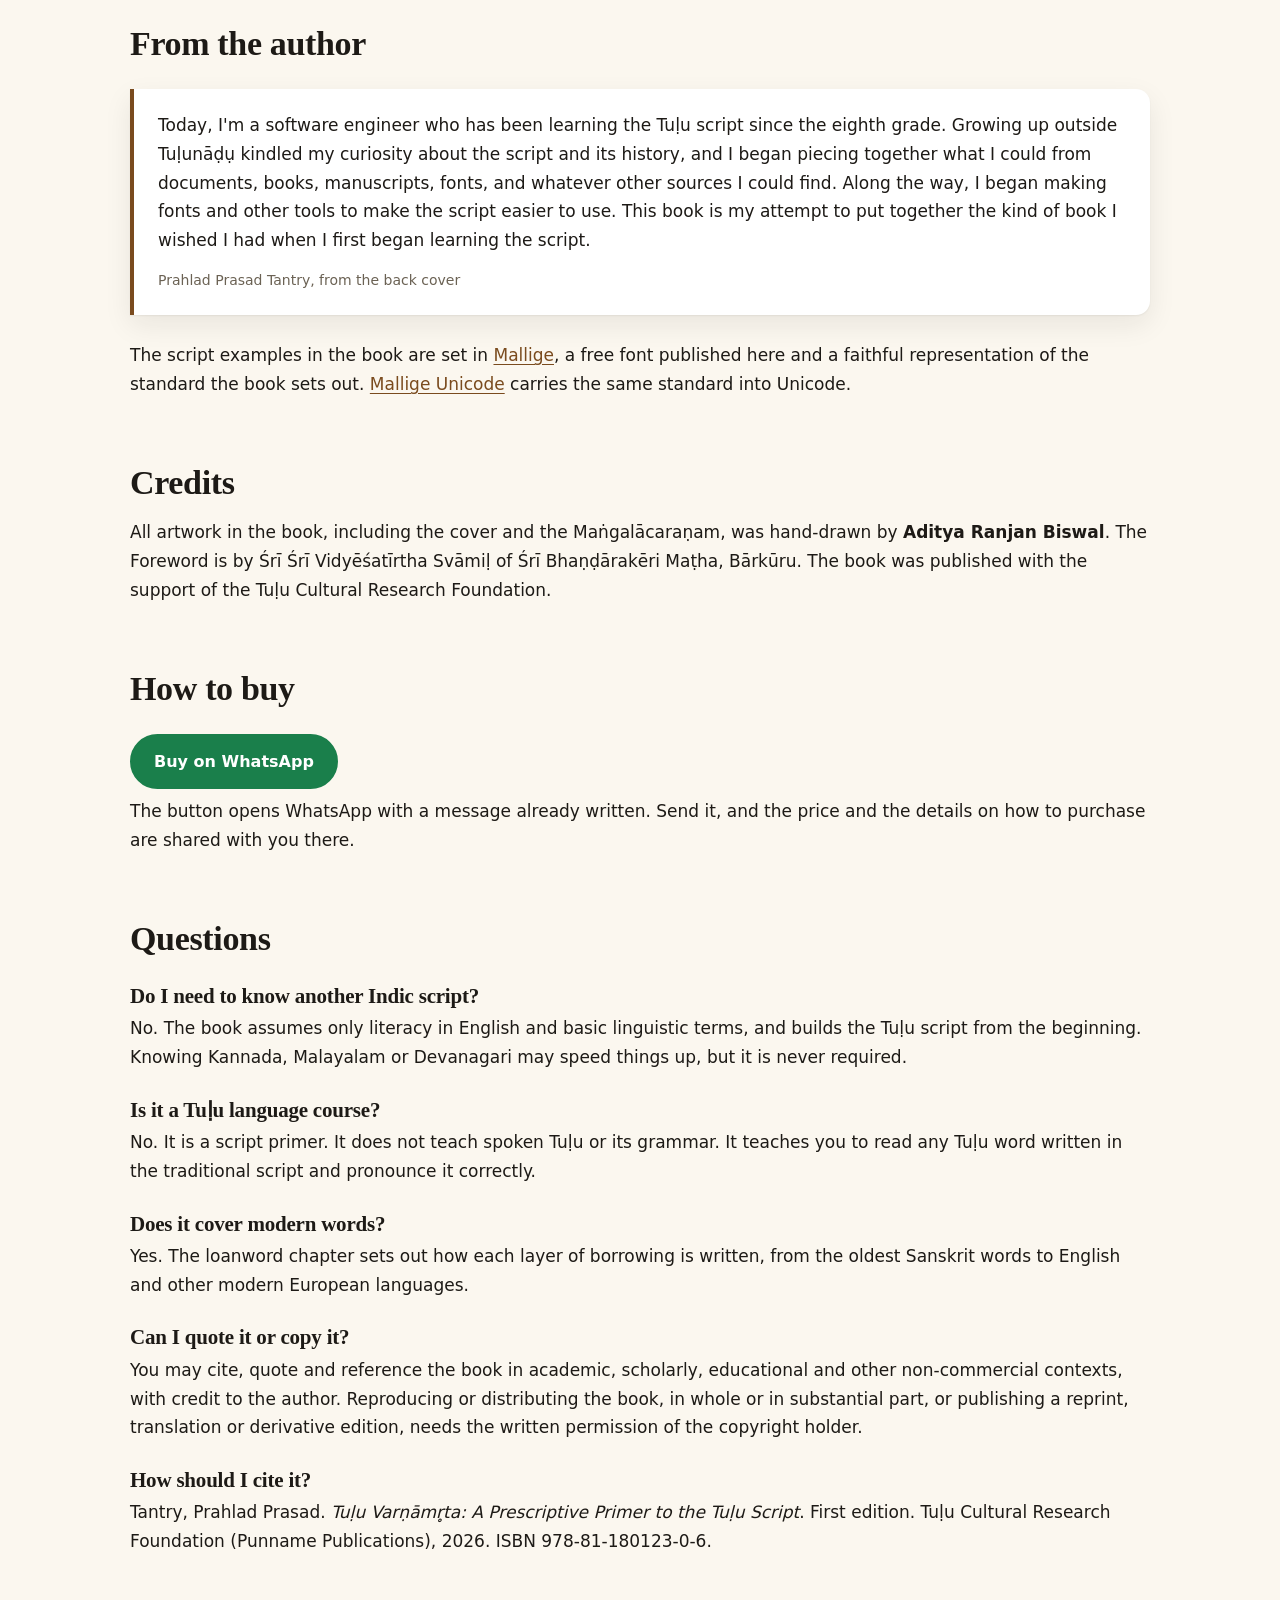
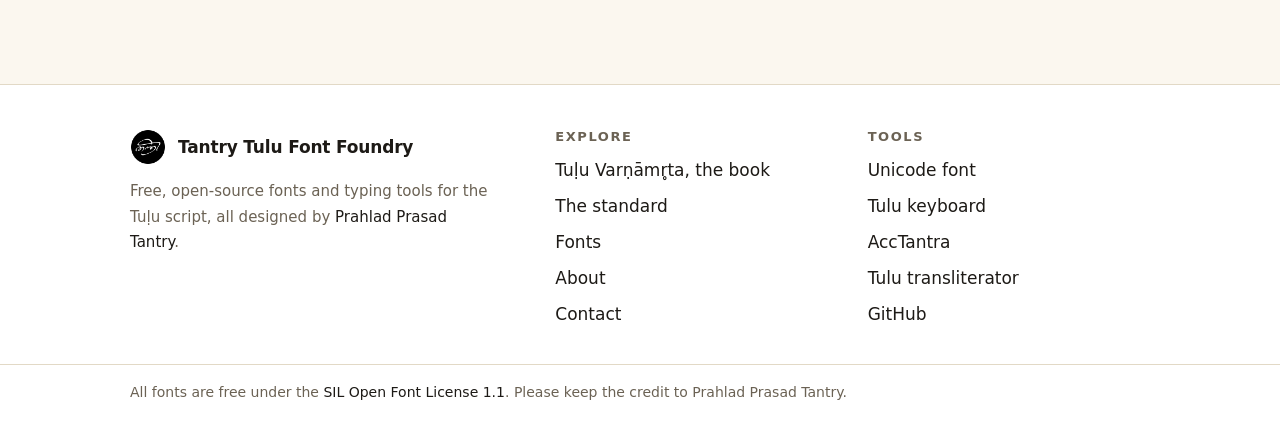
<file: tulu-varnamruta/index.html>
<!doctype html>
<html lang="en">
<head>
<meta charset="utf-8">
<meta name="viewport" content="width=device-width,initial-scale=1">
<title>Tulu Varnamruta: A Primer and Standard for the Tulu Script | Prahlad Prasad Tantry</title>
<meta name="description" content="Tuḷu Varṇāmr̥ta teaches the whole traditional Tulu script and sets out the standard for writing Tulu. By Prahlad Prasad Tantry. Order on WhatsApp.">
<meta name="author" content="Prahlad Prasad Tantry">
<link rel="canonical" href="https://tantrytulufonts.github.io/tulu-varnamruta/">
<link rel="icon" type="image/png" sizes="32x32" href="/assets/favicon-32.png">
<link rel="apple-touch-icon" href="/assets/apple-touch-icon.png">
<meta property="og:type" content="website">
<meta property="og:site_name" content="Tantry Tulu Font Foundry">
<meta property="og:title" content="Tulu Varnamruta: A Primer and Standard for the Tulu Script | Prahlad Prasad Tantry">
<meta property="og:description" content="Tuḷu Varṇāmr̥ta teaches the whole traditional Tulu script and sets out the standard for writing Tulu. By Prahlad Prasad Tantry. Order on WhatsApp.">
<meta property="og:url" content="https://tantrytulufonts.github.io/tulu-varnamruta/">
<meta property="og:image" content="https://tantrytulufonts.github.io/assets/varnamrta-card.jpg">
<meta name="twitter:card" content="summary_large_image">
<meta name="color-scheme" content="light dark">
<script>try{var t=localStorage.getItem('tt-theme');if(t)document.documentElement.setAttribute('data-theme',t)}catch(e){}</script>
<link rel="stylesheet" href="/assets/style.css?v=7">
<script type="application/ld+json">[{"@context": "https://schema.org", "@graph": [{"@type": "Organization", "@id": "https://tantrytulufonts.github.io/#foundry", "name": "Tantry Tulu Font Foundry", "alternateName": "Tantry Family of Tulu Fonts", "url": "https://tantrytulufonts.github.io/", "logo": "https://tantrytulufonts.github.io/assets/avatar.png", "founder": {"@id": "https://tantrytulufonts.github.io/about/#prahlad-prasad-tantry"}, "sameAs": ["https://github.com/TantryTuluFonts"], "contactPoint": {"@type": "ContactPoint", "contactType": "general enquiries", "email": "prahladtantry89@gmail.com", "url": "https://tantrytulufonts.github.io/about/#contact"}, "description": "Free, open-source fonts and typing tools for Tulu lipi and the Tulu-Tigalari script, designed by Prahlad Prasad Tantry."}, {"@type": "Person", "@id": "https://tantrytulufonts.github.io/about/#prahlad-prasad-tantry", "name": "Prahlad Prasad Tantry", "alternateName": ["Prahlad Tantry"], "url": "https://tantrytulufonts.github.io/about/", "jobTitle": "Author and type designer", "knowsAbout": ["Tulu language", "Tulu-Tigalari script", "Tulu script orthography", "Tulu fonts", "Type design"], "sameAs": ["https://github.com/PrahladTantry", "https://github.com/TantryTuluFonts"], "image": "https://tantrytulufonts.github.io/assets/prahlad.jpg"}, {"@type": "WebPage", "@id": "https://tantrytulufonts.github.io/tulu-varnamruta/#webpage", "url": "https://tantrytulufonts.github.io/tulu-varnamruta/", "name": "Tulu Varnamruta: A Primer and Standard for the Tulu Script | Prahlad Prasad Tantry", "description": "Tuḷu Varṇāmr̥ta teaches the whole traditional Tulu script and sets out the standard for writing Tulu. By Prahlad Prasad Tantry. Order on WhatsApp.", "isPartOf": {"@id": "https://tantrytulufonts.github.io/#website"}, "about": {"@id": "https://tantrytulufonts.github.io/#foundry"}, "author": {"@id": "https://tantrytulufonts.github.io/about/#prahlad-prasad-tantry"}}, {"@type": "WebSite", "@id": "https://tantrytulufonts.github.io/#website", "url": "https://tantrytulufonts.github.io/", "name": "Tantry Tulu Font Foundry", "publisher": {"@id": "https://tantrytulufonts.github.io/#foundry"}}, {"@type": "Book", "@id": "https://tantrytulufonts.github.io/tulu-varnamruta/#book", "name": "Tuḷu Varṇāmr̥ta: A Prescriptive Primer to the Tuḷu Script", "alternateName": ["Tulu Varnamruta", "Tulu Varnamrta", "Tuḷu Varṇāmṛta"], "author": {"@id": "https://tantrytulufonts.github.io/about/#prahlad-prasad-tantry"}, "illustrator": {"@type": "Person", "name": "Aditya Ranjan Biswal"}, "publisher": {"@type": "Organization", "name": "Tuḷu Cultural Research Foundation"}, "isbn": "9788118012306", "bookFormat": "https://schema.org/Paperback", "bookEdition": "First Edition", "datePublished": "2026", "inLanguage": "en", "genre": "Writing systems and orthography", "about": ["Tulu script", "Tulu orthography", "Tulu-Tigalari script"], "image": "https://tantrytulufonts.github.io/assets/varnamrta-cover.jpg", "url": "https://tantrytulufonts.github.io/tulu-varnamruta/", "description": "A primer that teaches the whole traditional Tuḷu script and proposes a standard orthography for writing Tuḷu.", "potentialAction": {"@type": "OrderAction", "target": "https://api.whatsapp.com/send/?phone=918722229750&text=Hello%21+I%27m+interested+in+Tulu+Varnamruta%2C+the+Tulu+script+primer.+Please+share+the+book%27s+price+and+details+on+how+to+purchase+it"}}]}]</script>
</head>
<body>
<a class="skip" href="#main">Skip to the content</a>
<header class="top"><div class="wrap">
<a class="brand" href="/"><img src="/assets/avatar.png" width="40" height="40" alt="Tantry Tulu Font Foundry logo"><span>Tantry Tulu Font Foundry</span></a>
<div class="tools"><nav class="nav" id="nav" aria-label="Main"><a href="/">Home</a><a href="/tulu-varnamruta/" aria-current="page">Book</a><a href="/tulu-script-standard/">Standard</a><a href="/fonts/">Fonts</a><a href="/tulu-unicode-font/">Unicode font</a><a href="/tulu-keyboard/">Keyboard</a><a href="/acctantra/">AccTantra</a><a href="/tulu-transliterator/">Transliterator</a><a href="/about/">About</a></nav>
<button class="icon-btn" id="themeBtn" type="button" aria-label="Switch between light and dark theme" title="Light / dark">◐</button>
<button class="icon-btn menu-btn" id="menuBtn" type="button" aria-label="Open the menu" aria-expanded="false" aria-controls="nav">☰</button></div>
</div></header>
<section class="page-head wrap"><p class="crumb"><a href="/">Home</a></p><h1>Tuḷu Varṇāmr̥ta</h1></section>
<main id="main">
<p class="sub-title">A Prescriptive Primer to the Tuḷu Script, by <a href="/about/">Prahlad Prasad Tantry</a></p>
<div class="book-hero">
<img src="/assets/varnamrta-cover.jpg" alt="Cover of Tuḷu Varṇāmr̥ta, A Prescriptive Primer to the Tuḷu Script" width="937" height="1679">
<div>
<p class="lead">Everything you need to read and write the traditional Tuḷu script, in one book.</p>
<p>Tuḷu Varṇāmr̥ta teaches the whole script, from vowels and consonants to conjuncts and Vedic symbols, with romanization beside every example. You do not need to piece it together from multiple sources, and you do not need to know any other Indic script. By the final chapter, you are reading a complete story in Tuḷu.</p>
<p>It also introduces <a href="/tulu-script-standard/"><strong>a standard for writing Tuḷu</strong></a>, something the language has long lacked. The standard keeps the traditional script exactly as it is and still accommodates what modern Tuḷu needs.</p>
<p class="meta"><span>ISBN 978-81-180123-0-6</span><span>Paperback</span><span>First edition, 2026</span><span>B5 format</span><span>Punname Publications, an imprint of TCRF</span></p>
<p class="cta"><a class="btn wa" href="https://api.whatsapp.com/send/?phone=918722229750&amp;text=Hello%21+I%27m+interested+in+Tulu+Varnamruta%2C+the+Tulu+script+primer.+Please+share+the+book%27s+price+and+details+on+how+to+purchase+it" rel="noopener">Buy on WhatsApp</a> <a class="btn alt" href="/tulu-script-standard/">Why this standard matters</a></p>
<p class="note">Tap the button to message us on WhatsApp. The price and how to purchase are shared there.</p>
</div></div>

<h2>A standard Tuḷu has long lacked</h2>
<p>Despite its rich literary tradition and its large number of speakers, Tuḷu has never had a standardized orthography for its traditional script. Manuscripts, inscriptions and printed texts each follow their own conventions, shaped by region, by individual scribal habit, or by whatever source a writer happened to learn from. No two sources could be trusted to agree with each other.</p>
<p>Tuḷu Varṇāmr̥ta is offered as both a teaching tool and a proposed standard: one coherent, rule-governed system for writing Tuḷu, argued for on principled grounds and applied without exception. <a href="/tulu-script-standard/">Read why it should be maintained.</a></p>

<h2>What you will learn</h2>
<ul>
<li><strong>The whole script.</strong> Vowels and vowel signs, consonant letters, and the complete varṇamālā in śikṣā order.</li>
<li><strong>The logic of the letters.</strong> A classification of letters by the geometry of their terminal stroke (śirovarṇa and pucchavarṇa) that explains how signs, conjuncts and virāmas behave, so you learn rules instead of memorizing exceptions.</li>
<li><strong>Conjuncts.</strong> A catalogue of saṃyuktākṣaras, built on that same logic.</li>
<li><strong>Orthographic rules.</strong> The virāma, the repha, gemination, numerals and punctuation.</li>
<li><strong>Modern Tuḷu.</strong> A chapter on loanword orthography, from Sanskrit through to English and other modern European languages.</li>
<li><strong>Vedic marks.</strong> How the traditional script represents recited Sanskrit with its pitch accents.</li>
<li><strong>Reading.</strong> <em>Kaḍēto Pāṭha</em>, a complete Tuḷu story, to test everything you have learned.</li>
</ul>

<h2>Inside the book</h2>
<table class="parts">
<tr><th>Front matter</th><td>Maṅgalācaraṇam (invocation), dedication, the Foreword (Āśīrvacana) by Śrī Śrī Vidyēśatīrtha Svāmiḷ of Śrī Bhaṇḍārakēri Maṭha, Bārkūru, preface and acknowledgements</td></tr>
<tr><th>Part I<br><span>Linguistic and orthographic foundations</span></th><td>Scope and purpose of the primer · Conventions used in the book · The Tuḷu language and its written tradition · Phonological structure relevant to orthography</td></tr>
<tr><th>Part II<br><span>The Tuḷu script system</span></th><td>Vowels and vowel signs · Consonant letters · The Tuḷu varṇamālā · Letter geometry: śirovarṇas, pucchavarṇas and the logic of saṃyuktākṣaras · Saṃyuktākṣara catalogue · Orthographic rules and modifiers · Loanword orthography · Vedic cantillation marks</td></tr>
<tr><th>Part III<br><span>Reading</span></th><td><em>Kaḍēto Pāṭha</em>, a story in Tuḷu, a translation of Alphonse Daudet's <em>La Dernière Classe</em> (<em>The Last Lesson</em>)</td></tr>
<tr><th>Back matter</th><td>Bibliography · Glossary (terms introduced by the book are marked)</td></tr>
</table>

<h2>A blessing for the traditional script</h2>
<blockquote>
<p>What I especially admire about this work is its commitment to preserving the original form of the traditional Tuḷu script without any compromise. Our Śrī Maṭha does not support any simplification, change or unnecessary revision of the traditional Tuḷu script. It is our firm position that the script that has come to us through tradition should be preserved in its original form, taught to coming generations, and promoted. Following this very principle, the book's effort to standardize the use of the traditional Tuḷu script while retaining its original form is commendable. I wholeheartedly welcome this good work.</p>
<footer>Śrī Śrī Vidyēśatīrtha Svāmiḷ, Pīṭhādhipati, Śrī Bhaṇḍārakēri Maṭha, Bārkūru. From the Foreword to Tuḷu Varṇāmr̥ta, translated from the Kannada.</footer>
</blockquote>

<h2>Who it is for</h2>
<div class="grid3">
<article class="card"><h3>Heritage learners</h3><p>Many people grew up speaking Tuḷu but never learned to read it. The book assumes nothing and builds the script from first principles.</p></article>
<article class="card"><h3>Linguists and researchers</h3><p>Reliable script literacy is the first step to reading primary Tuḷu sources, and the book gives it.</p></article>
<article class="card"><h3>Indologists</h3><p>Get to script literacy for historical documents and regional records without learning the full language.</p></article>
<article class="card"><h3>Typographers and font makers</h3><p>Detail on letter structure, conjunct formation and orthographic reasoning for anyone building digital fonts for the script.</p></article>
</div>

<h2>From the author</h2>
<blockquote class="author">
<p>Today, I'm a software engineer who has been learning the Tuḷu script since the eighth grade. Growing up outside Tuḷunāḍụ kindled my curiosity about the script and its history, and I began piecing together what I could from documents, books, manuscripts, fonts, and whatever other sources I could find. Along the way, I began making fonts and other tools to make the script easier to use. This book is my attempt to put together the kind of book I wished I had when I first began learning the script.</p>
<footer>Prahlad Prasad Tantry, from the back cover</footer>
</blockquote>
<p>The script examples in the book are set in <a href="/fonts/">Mallige</a>, a free font published here and a faithful representation of the standard the book sets out. <a href="/tulu-unicode-font/">Mallige Unicode</a> carries the same standard into Unicode.</p>

<h2>Credits</h2>
<p>All artwork in the book, including the cover and the Maṅgalācaraṇam, was hand-drawn by <strong>Aditya Ranjan Biswal</strong>. The Foreword is by Śrī Śrī Vidyēśatīrtha Svāmiḷ of Śrī Bhaṇḍārakēri Maṭha, Bārkūru. The book was published with the support of the Tuḷu Cultural Research Foundation.</p>

<h2>How to buy</h2>
<p class="cta"><a class="btn wa" href="https://api.whatsapp.com/send/?phone=918722229750&amp;text=Hello%21+I%27m+interested+in+Tulu+Varnamruta%2C+the+Tulu+script+primer.+Please+share+the+book%27s+price+and+details+on+how+to+purchase+it" rel="noopener">Buy on WhatsApp</a></p>
<p>The button opens WhatsApp with a message already written. Send it, and the price and the details on how to purchase are shared with you there.</p>

<h2>Questions</h2>
<h3>Do I need to know another Indic script?</h3>
<p>No. The book assumes only literacy in English and basic linguistic terms, and builds the Tuḷu script from the beginning. Knowing Kannada, Malayalam or Devanagari may speed things up, but it is never required.</p>
<h3>Is it a Tuḷu language course?</h3>
<p>No. It is a script primer. It does not teach spoken Tuḷu or its grammar. It teaches you to read any Tuḷu word written in the traditional script and pronounce it correctly.</p>
<h3>Does it cover modern words?</h3>
<p>Yes. The loanword chapter sets out how each layer of borrowing is written, from the oldest Sanskrit words to English and other modern European languages.</p>
<h3>Can I quote it or copy it?</h3>
<p>You may cite, quote and reference the book in academic, scholarly, educational and other non-commercial contexts, with credit to the author. Reproducing or distributing the book, in whole or in substantial part, or publishing a reprint, translation or derivative edition, needs the written permission of the copyright holder.</p>
<h3>How should I cite it?</h3>
<p>Tantry, Prahlad Prasad. <em>Tuḷu Varṇāmr̥ta: A Prescriptive Primer to the Tuḷu Script</em>. First edition. Tuḷu Cultural Research Foundation (Punname Publications), 2026. ISBN 978-81-180123-0-6.</p>
</main>
<footer class="foot">
<div class="wrap">
<div><a class="brand" href="/"><img src="/assets/avatar.png" width="36" height="36" alt=""><span>Tantry Tulu Font Foundry</span></a>
<p class="blurb" style="margin-top:14px">Free, open-source fonts and typing tools for the Tuḷu script, all designed by <a href="/about/">Prahlad Prasad Tantry</a>.</p></div>
<div><h4>Explore</h4><ul><li><a href="/tulu-varnamruta/">Tuḷu Varṇāmr̥ta, the book</a></li><li><a href="/tulu-script-standard/">The standard</a></li><li><a href="/fonts/">Fonts</a></li><li><a href="/about/">About</a></li><li><a href="/about/#contact">Contact</a></li></ul></div>
<div><h4>Tools</h4><ul><li><a href="/tulu-unicode-font/">Unicode font</a></li><li><a href="/tulu-keyboard/">Tulu keyboard</a></li><li><a href="/acctantra/">AccTantra</a></li><li><a href="https://tantrytulufonts.github.io/tulu-transliterator/">Tulu transliterator</a></li><li><a href="https://github.com/TantryTuluFonts">GitHub</a></li></ul></div>
</div>
<div class="legal"><div class="wrap">All fonts are free under the <a href="https://openfontlicense.org">SIL Open Font License 1.1</a>. Please keep the credit to Prahlad Prasad Tantry.</div></div>
</footer>
<script src="/assets/site.js?v=1" defer></script>
</body>
</html>
</file>
<file: assets/style.css>
/* Tantry Tulu Font Foundry: design system */
:root{
  --bg:#fbf7ef;--surface:#ffffff;--surface-2:#f4ecdc;--ink:#1d1a16;--muted:#6b6254;--line:#e2d9c6;
  --accent:#7a4b1e;--accent-ink:#ffffff;--gold:#c8993a;--chip:#efe7d6;--ok:#1a7f4b;
  --shadow:0 1px 2px rgba(29,26,22,.06),0 10px 28px rgba(29,26,22,.08);--shadow-hover:0 2px 4px rgba(29,26,22,.08),0 16px 36px rgba(29,26,22,.14);
  --serif:'Iowan Old Style','Palatino Linotype',Palatino,Georgia,'Times New Roman',serif;
  --sans:system-ui,-apple-system,'Segoe UI',Roboto,'Noto Sans',sans-serif;
  --mono:ui-monospace,'Cascadia Code','SF Mono',Consolas,'Liberation Mono',monospace;
  --radius:16px;--wrap:1100px;
}
@media (prefers-color-scheme:dark){:root:not([data-theme=light]){
  --bg:#14100c;--surface:#1d1712;--surface-2:#251d16;--ink:#f0e4cd;--muted:#a8997f;--line:#372b1e;
  --accent:#e7be6e;--accent-ink:#1d1a16;--chip:#2c2218;--ok:#4cc38a;
  --shadow:0 1px 2px rgba(0,0,0,.4),0 10px 28px rgba(0,0,0,.35);--shadow-hover:0 2px 4px rgba(0,0,0,.5),0 16px 36px rgba(0,0,0,.5)}}
:root[data-theme=dark]{
  --bg:#14100c;--surface:#1d1712;--surface-2:#251d16;--ink:#f0e4cd;--muted:#a8997f;--line:#372b1e;
  --accent:#e7be6e;--accent-ink:#1d1a16;--chip:#2c2218;--ok:#4cc38a;
  --shadow:0 1px 2px rgba(0,0,0,.4),0 10px 28px rgba(0,0,0,.35);--shadow-hover:0 2px 4px rgba(0,0,0,.5),0 16px 36px rgba(0,0,0,.5)}

*{box-sizing:border-box}
html{scroll-behavior:smooth}
body{margin:0;background:var(--bg);color:var(--ink);font:17px/1.7 var(--sans);-webkit-font-smoothing:antialiased;text-rendering:optimizeLegibility}
img{max-width:100%}
a{color:var(--accent);text-underline-offset:3px}
a:hover{text-decoration-thickness:2px}
:focus-visible{outline:3px solid var(--gold);outline-offset:2px;border-radius:6px}
.skip{position:absolute;left:-999px;top:8px;background:var(--ink);color:var(--bg);padding:8px 14px;border-radius:8px;z-index:50}.skip:focus{left:8px}
.wrap{max-width:var(--wrap);margin:0 auto;padding-left:clamp(16px,4vw,40px);padding-right:clamp(16px,4vw,40px)}

/* header */
.top{position:sticky;top:0;z-index:30;background:color-mix(in srgb,var(--surface) 90%,transparent);backdrop-filter:saturate(1.4) blur(10px);-webkit-backdrop-filter:saturate(1.4) blur(10px);border-bottom:1px solid var(--line)}
.top .wrap{display:flex;align-items:center;justify-content:space-between;gap:16px;min-height:64px}
.brand{display:flex;align-items:center;gap:12px;color:var(--ink);text-decoration:none;font-weight:700;letter-spacing:-.01em;white-space:nowrap}
.brand img{border-radius:50%;display:block}
.nav{display:flex;align-items:center;gap:2px 6px;flex-wrap:wrap}
.nav a{color:var(--muted);text-decoration:none;font-size:14px;padding:7px 9px;white-space:nowrap;border-radius:999px;transition:background .15s,color .15s}
.nav a:hover{color:var(--ink);background:var(--chip)}
.nav a[aria-current=page]{color:var(--accent-ink);background:var(--accent)}
.tools{display:flex;align-items:center;gap:8px}
.icon-btn{border:1px solid var(--line);background:transparent;color:var(--ink);width:38px;height:38px;border-radius:50%;cursor:pointer;font-size:16px;line-height:1;display:inline-grid;place-items:center}
.icon-btn:hover{background:var(--chip)}
.menu-btn{display:none}
@media (max-width:1180px){
  .menu-btn{display:inline-grid}
  .nav{position:absolute;left:0;right:0;top:100%;flex-direction:column;align-items:stretch;gap:2px;background:var(--surface);border-bottom:1px solid var(--line);padding:10px clamp(16px,4vw,40px) 16px;display:none;box-shadow:var(--shadow)}
  .nav.open{display:flex}
  .nav a{padding:12px 14px;font-size:16px}
}

/* type */
h1,h2,h3{font-family:var(--serif);letter-spacing:-.01em;line-height:1.15}
h1{font-size:clamp(34px,5.6vw,56px);font-weight:600;margin:0 0 18px}
h2{font-size:clamp(26px,3.4vw,34px);font-weight:600;margin:64px 0 16px;padding-top:0}
h3{font-size:21px;font-weight:600;margin:26px 0 6px}
p{margin:0 0 16px}
.lead{font-size:clamp(18px,2.2vw,21px);line-height:1.65;color:var(--muted);max-width:740px}
.lead strong{color:var(--ink)}
.eyebrow{margin:0 0 10px;text-transform:uppercase;letter-spacing:.16em;font-size:12px;color:var(--muted);font-weight:600}
.sub-title{font-size:19px;color:var(--muted);margin:-8px 0 24px}
main{max-width:var(--wrap);margin:0 auto;padding:12px clamp(16px,4vw,40px) 72px}
main>h2:first-child{margin-top:28px}
.page-head{padding-top:clamp(34px,6vw,64px);padding-bottom:6px}
.page-head .crumb{font-size:13px;color:var(--muted);margin:0 0 12px}.page-head .crumb a{color:var(--muted)}

/* buttons, chips */
.cta{margin:26px 0 8px;display:flex;flex-wrap:wrap;gap:12px}
.btn{display:inline-flex;align-items:center;gap:8px;background:var(--ink);color:var(--bg);text-decoration:none;padding:12px 22px;border-radius:999px;font-weight:600;font-size:16px;border:2px solid var(--ink);transition:transform .12s,box-shadow .12s}
.btn:hover{transform:translateY(-1px);box-shadow:var(--shadow)}
.btn.alt{background:transparent;color:var(--ink)}
.btn.wa{background:#1a7f4b;border-color:#1a7f4b;color:#fff}.btn.wa:hover{background:#14663c}
.meta{display:flex;flex-wrap:wrap;gap:6px;margin:8px 0}.meta span{font-size:12px;background:var(--chip);border-radius:999px;padding:3px 11px;color:var(--ink)}
.note{font-size:14px;color:var(--muted)}

/* hero */
.hero{position:relative;overflow:hidden;border-bottom:1px solid var(--line);
  background:radial-gradient(900px 420px at 88% -8%,color-mix(in srgb,var(--gold) 26%,transparent),transparent 70%),radial-gradient(700px 360px at -6% 110%,color-mix(in srgb,var(--accent) 14%,transparent),transparent 70%)}
.hero .wrap{display:grid;grid-template-columns:1.15fr .85fr;gap:clamp(20px,5vw,64px);align-items:center;padding-top:clamp(40px,8vw,92px);padding-bottom:clamp(40px,7vw,80px)}
.hero h1{font-size:clamp(38px,6.4vw,68px);line-height:1.05;margin-bottom:20px}
.hero .mark{color:var(--accent);display:grid;place-items:center}
.hero .mark svg{width:min(100%,420px);height:auto;filter:drop-shadow(0 10px 24px color-mix(in srgb,var(--accent) 25%,transparent))}
.facts{display:flex;flex-wrap:wrap;gap:10px 28px;margin:30px 0 0;padding:0;list-style:none}
.facts li{font-size:14px;color:var(--muted)}.facts b{display:block;font:600 28px var(--serif);color:var(--ink);line-height:1.1}
@media (max-width:860px){.hero .wrap{grid-template-columns:1fr}.hero .mark{order:-1;justify-items:start}.hero .mark svg{width:180px}}

/* cards and grids */
.grid{display:grid;grid-template-columns:repeat(auto-fill,minmax(min(100%,320px),1fr));gap:22px}
.grid3{display:grid;grid-template-columns:repeat(auto-fit,minmax(min(100%,250px),1fr));gap:20px}
.card{background:var(--surface);border:1px solid var(--line);border-radius:var(--radius);padding:18px 20px;box-shadow:var(--shadow);overflow:hidden;transition:transform .15s,box-shadow .15s,border-color .15s}
.card:hover{transform:translateY(-3px);box-shadow:var(--shadow-hover);border-color:color-mix(in srgb,var(--accent) 45%,var(--line))}
.card img{width:100%;height:auto;border-radius:10px;margin-bottom:8px;display:block}
.card h3{margin:8px 0 4px}.card p{margin:6px 0}
:root[data-theme=dark] .card img,:root:not([data-theme=light]) .card img{filter:none}
@media (prefers-color-scheme:dark){:root:not([data-theme=light]) .card img,:root:not([data-theme=light]) .wide{filter:brightness(.9) contrast(1.02)}}
:root[data-theme=dark] .card img,:root[data-theme=dark] .wide{filter:brightness(.9) contrast(1.02)}
.wide{width:100%;height:auto;border:1px solid var(--line);border-radius:12px;margin:8px 0 16px;background:var(--surface);display:block}

/* tester */
.tester{background:var(--surface);border:1px solid var(--line);border-radius:22px;box-shadow:var(--shadow);padding:clamp(16px,3vw,30px);margin-top:36px}
.tester h2{margin:0 0 6px;border:0;padding:0}
.tester .fonts-row{display:flex;flex-wrap:wrap;gap:8px;margin:16px 0 14px}
.chip{border:1px solid var(--line);background:var(--surface-2);color:var(--ink);padding:8px 16px;border-radius:999px;cursor:pointer;font:500 15px var(--sans)}
.chip:hover{border-color:var(--accent)}.chip[aria-checked=true]{background:var(--accent);color:var(--accent-ink);border-color:var(--accent)}
.tester textarea{width:100%;min-height:84px;border:1px solid var(--line);border-radius:12px;background:var(--bg);color:var(--ink);padding:12px 14px;font:400 18px/1.5 var(--mono);resize:vertical}
.tester textarea:focus{outline:0;border-color:var(--accent);box-shadow:0 0 0 3px color-mix(in srgb,var(--gold) 35%,transparent)}
.preview{margin-top:14px;border:1px dashed var(--line);border-radius:14px;background:var(--bg);padding:clamp(14px,3vw,28px);min-height:120px;font-size:clamp(34px,6vw,60px);line-height:1.35;white-space:pre-wrap;word-break:break-word;overflow:auto}
.tester .status{font-size:13px;color:var(--muted);min-height:20px;margin:8px 0 0}
.tester .links{display:flex;flex-wrap:wrap;gap:6px 18px;margin-top:6px;font-size:15px}

/* book */
.book-banner{display:grid;grid-template-columns:auto 1fr;gap:clamp(18px,4vw,40px);align-items:center;background:linear-gradient(135deg,#1c120d,#2a1a10);color:#f0e4cd;border-radius:22px;padding:clamp(20px,4vw,36px);margin:48px 0 0;box-shadow:var(--shadow)}
.book-banner img{width:clamp(130px,20vw,200px);height:auto;border-radius:8px;display:block;box-shadow:0 14px 34px rgba(0,0,0,.55)}
.book-banner h2{border:0;padding:0;margin:2px 0 0;color:#e7be6e;font-size:clamp(28px,4vw,40px)}
.book-banner .eyebrow{color:#c9b48a}.book-banner .sub{margin:2px 0 12px;font-size:18px;color:#f0e4cd}
.book-banner a{color:#e7be6e}.book-banner .btn.alt{color:#f0e4cd;border-color:#f0e4cd}.book-banner .btn.wa{color:#fff}
@media (max-width:640px){.book-banner{grid-template-columns:1fr}}
.book-hero{display:grid;grid-template-columns:auto 1fr;gap:clamp(20px,4vw,44px);align-items:start;margin:10px 0 6px}
.book-hero>img{width:clamp(180px,26vw,290px);height:auto;border-radius:12px;box-shadow:0 16px 40px rgba(0,0,0,.35)}
@media (max-width:700px){.book-hero{grid-template-columns:1fr}.book-hero>img{width:210px}}

/* content */
blockquote{margin:26px 0;padding:8px 24px;border-left:4px solid var(--accent);background:var(--surface);border-radius:0 14px 14px 0;box-shadow:var(--shadow)}
blockquote p{font-size:18px;line-height:1.7;font-style:italic;margin:14px 0}
blockquote footer{background:none;border:0;padding:0 0 14px;text-align:left;font-size:14px;color:var(--muted)}
blockquote.author p{font-style:normal;font-size:17px}
table{border-collapse:collapse;width:100%;background:var(--surface);border:1px solid var(--line);border-radius:12px;overflow:hidden;font-size:16px;box-shadow:var(--shadow)}
th,td{padding:11px 16px;border-bottom:1px solid var(--line);text-align:left;vertical-align:top}th{background:var(--surface-2)}tr:last-child td,tr:last-child th{border-bottom:0}
table.parts th{width:230px}table.parts th span{font-weight:400;font-size:13px;color:var(--muted)}
@media (max-width:640px){table.parts th{width:auto;display:block}table.parts td{display:block;border-bottom:1px solid var(--line)}}
code{background:var(--chip);padding:2px 7px;border-radius:6px;font-size:.9em;font-family:var(--mono)}
ul,ol{padding-left:1.3em}li{margin:6px 0}
.steps{padding-left:22px}.steps li{margin:12px 0}
details.q{background:var(--surface);border:1px solid var(--line);border-radius:14px;padding:4px 20px;margin:10px 0;box-shadow:var(--shadow)}
details.q summary{cursor:pointer;font:600 18px var(--serif);padding:14px 0;list-style:none;display:flex;justify-content:space-between;gap:14px}
details.q summary::-webkit-details-marker{display:none}
details.q summary::after{content:'+';color:var(--accent);font-size:24px;line-height:1}details.q[open] summary::after{content:'−'}
details.q p{margin:0 0 16px;color:var(--muted)}
.about-head{display:flex;flex-wrap:wrap;gap:30px;align-items:center}.about-head>div{flex:1 1 420px}
.portrait{margin:0;flex:0 0 auto}.portrait img{width:240px;height:240px;object-fit:cover;border-radius:50%;border:4px solid var(--surface);box-shadow:var(--shadow-hover);display:block}.portrait figcaption{text-align:center;font-size:14px;color:var(--muted);margin-top:10px}
@media (max-width:600px){.portrait img{width:180px;height:180px}}

/* footer */
.foot{margin-top:40px;border-top:1px solid var(--line);background:var(--surface)}
.foot .wrap{display:grid;grid-template-columns:1.4fr 1fr 1fr;gap:30px;padding-top:44px;padding-bottom:28px}
.foot h4{font:600 13px var(--sans);text-transform:uppercase;letter-spacing:.12em;color:var(--muted);margin:0 0 12px}
.foot ul{list-style:none;padding:0;margin:0}.foot li{margin:7px 0}.foot a{color:var(--ink);text-decoration:none}.foot a:hover{color:var(--accent);text-decoration:underline}
.foot .blurb{color:var(--muted);font-size:15px;max-width:360px}
.foot .legal{border-top:1px solid var(--line);color:var(--muted);font-size:14px;padding:16px 0 26px}
.foot .legal .wrap{display:block;padding-top:0;padding-bottom:0}
@media (max-width:760px){.foot .wrap{grid-template-columns:1fr 1fr}.foot .wrap>div:first-child{grid-column:1/-1}}

@media (prefers-reduced-motion:reduce){*,*::before,*::after{transition:none!important;animation:none!important;scroll-behavior:auto!important}}
@media print{.top,.foot,.cta,.menu-btn{display:none}body{background:#fff;color:#000}.card,table,blockquote{box-shadow:none}}

[id]{scroll-margin-top:84px}
</file>
